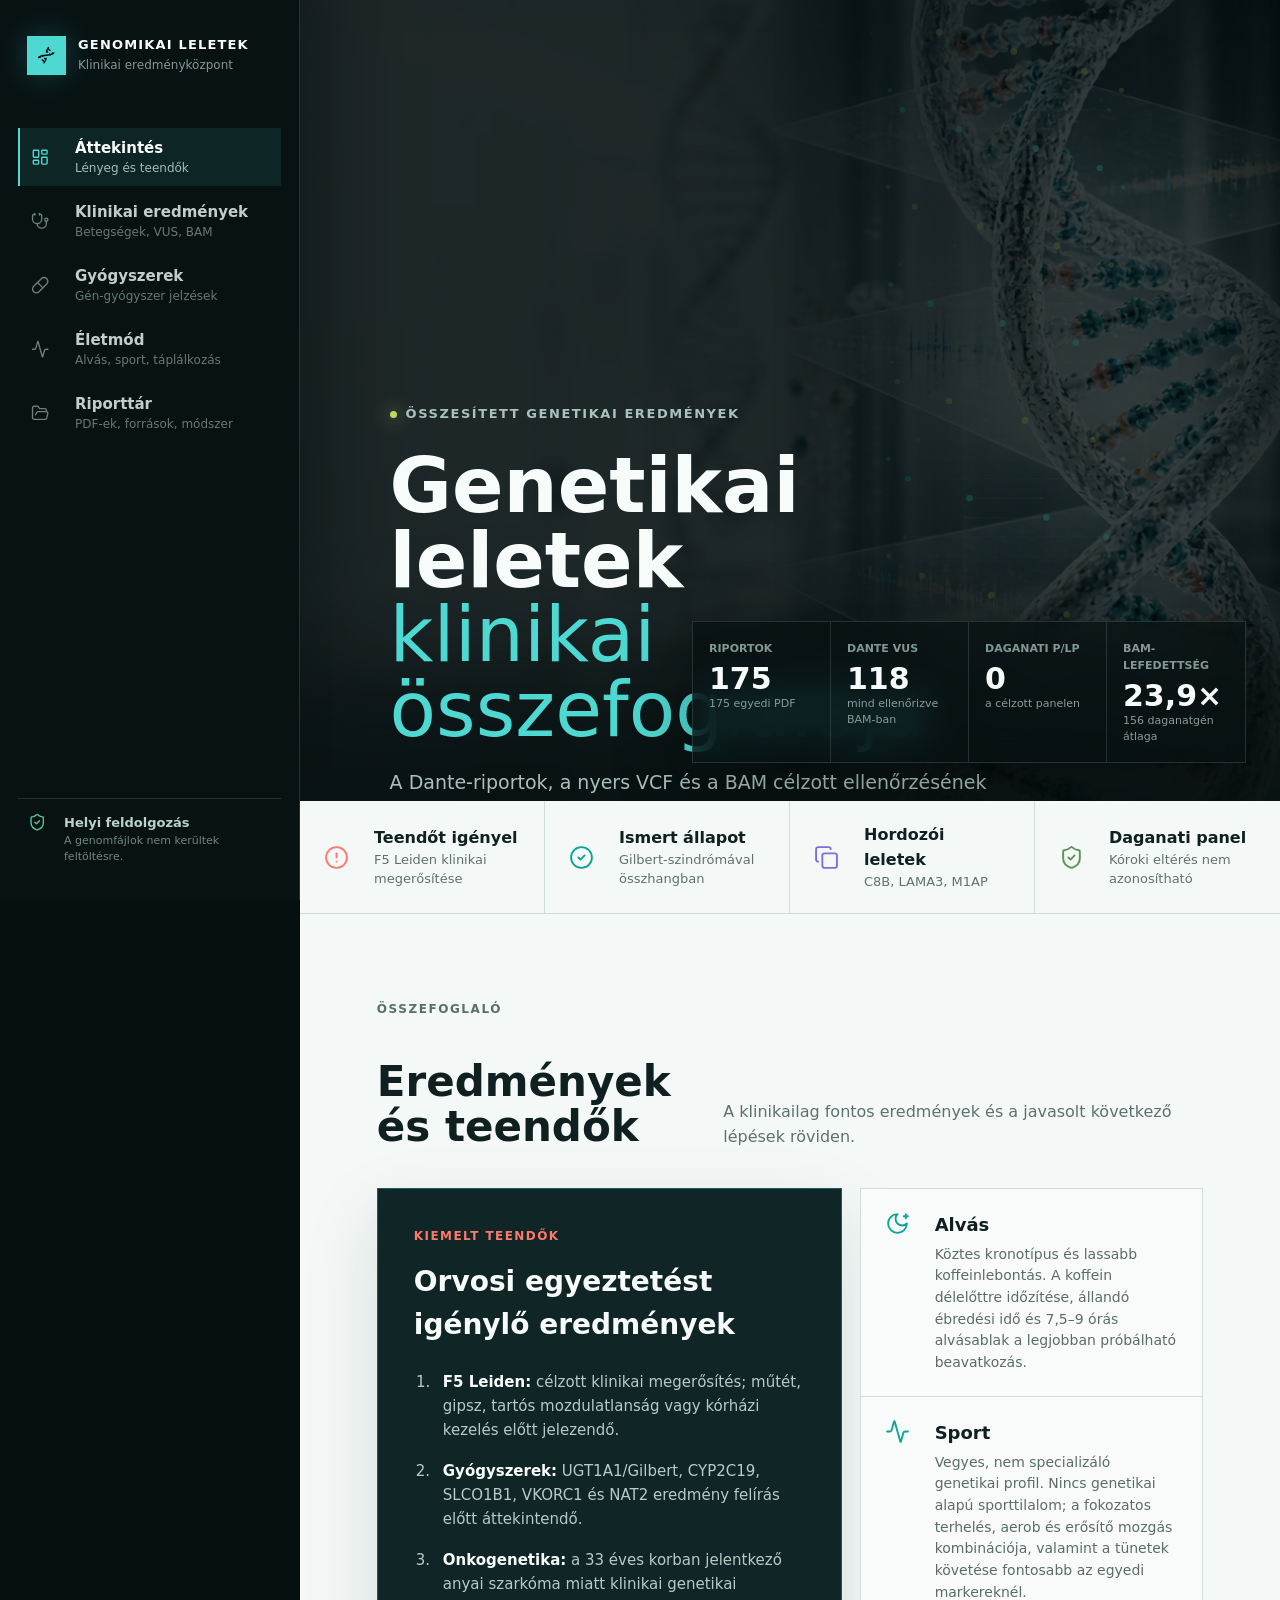
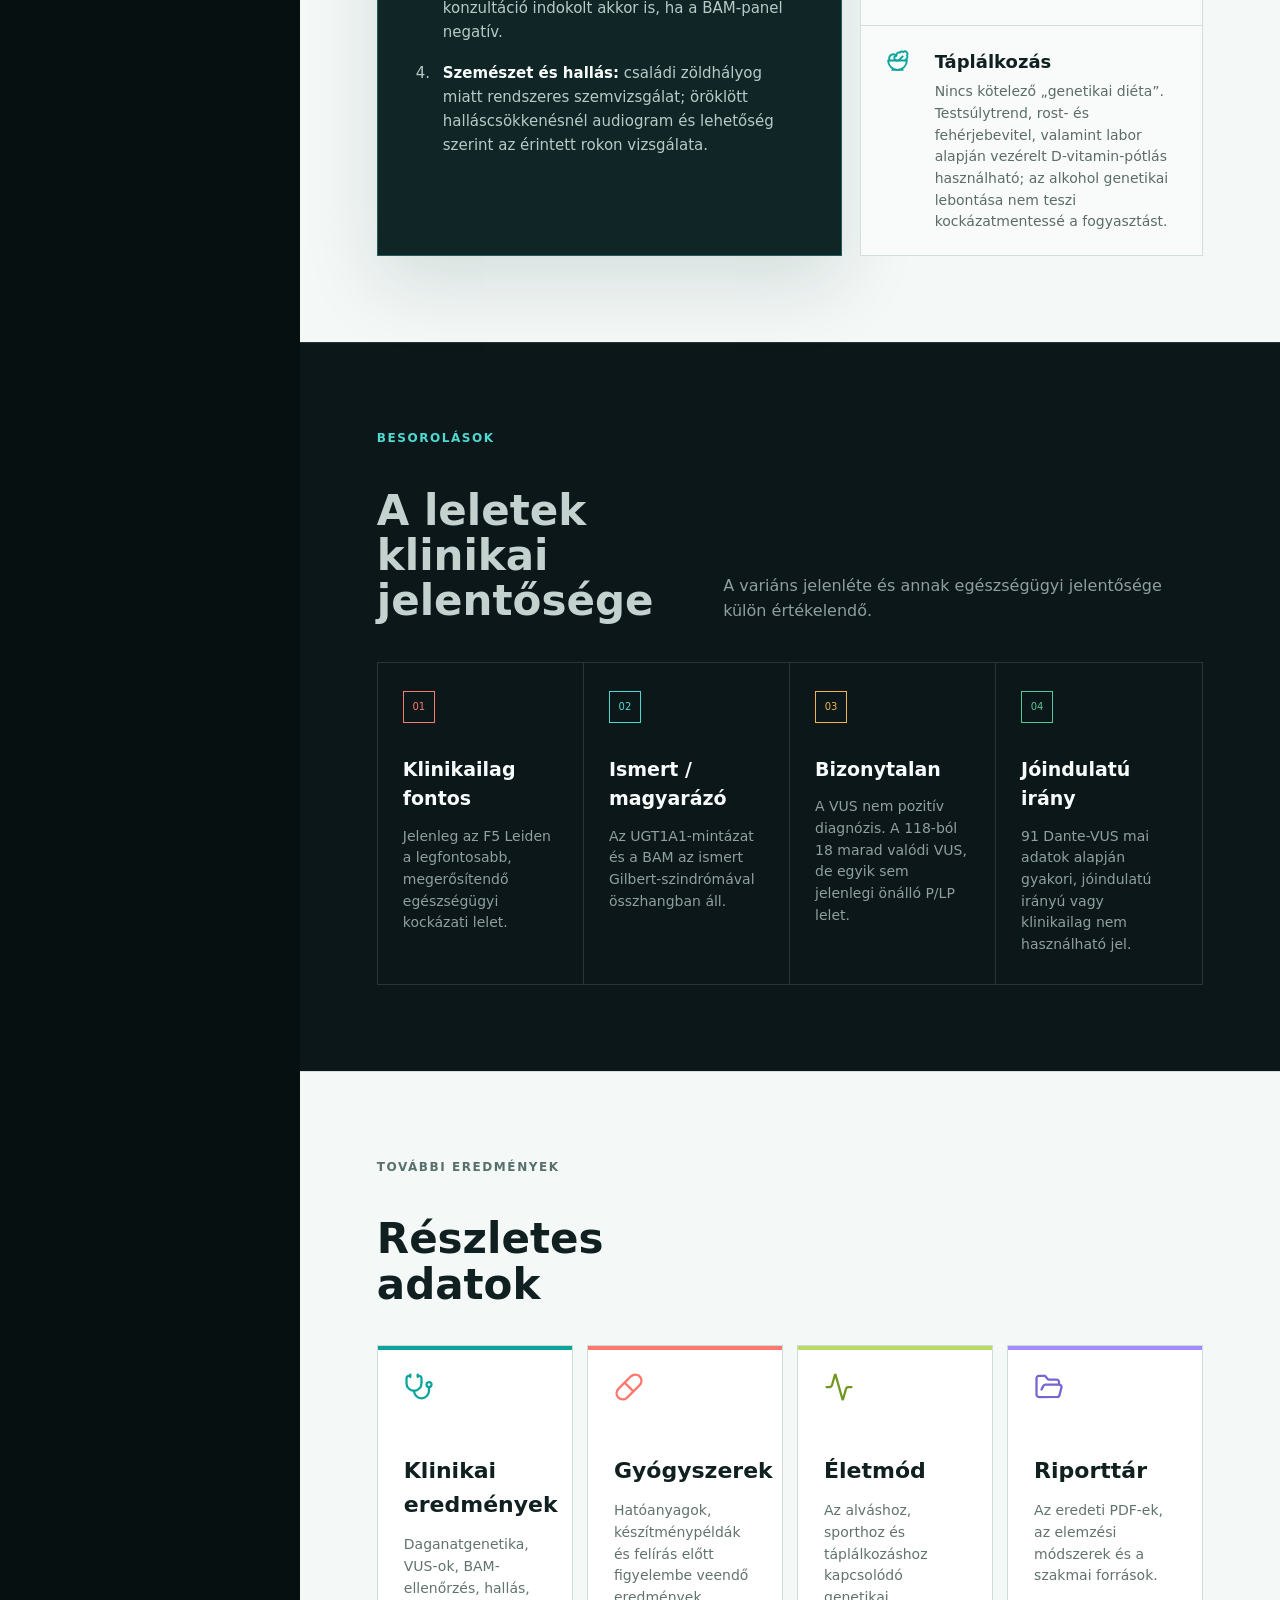
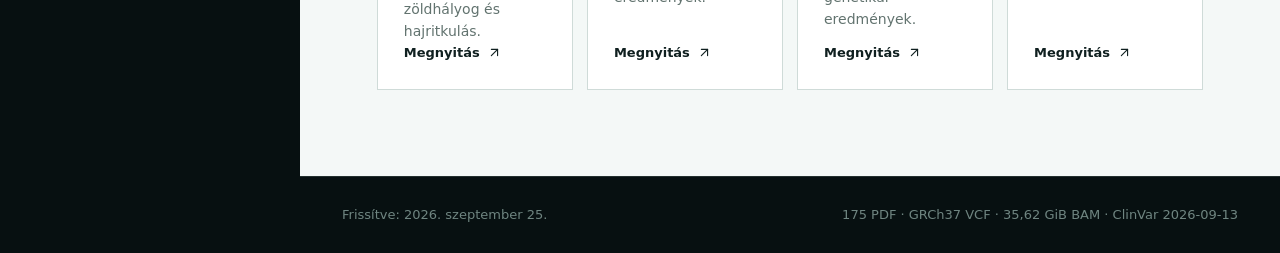
<file: index.html>
<!doctype html>
<html lang="hu">
<head>
  <meta charset="utf-8">
  <meta name="viewport" content="width=device-width, initial-scale=1">
  <meta name="description" content="A genetikai eredmények gyakorlati és klinikai áttekintése.">
  <title>Áttekintés | Genomikai leletek</title>
  <link rel="stylesheet" href="assets/styles.css">
</head>
<body data-page="overview">
  <aside class="sidebar" id="oldalsav">
    <a class="brand" href="index.html"><span class="brand-mark"><i data-lucide="dna"></i></span><span><strong>GENOMIKAI LELETEK</strong><small>Klinikai eredményközpont</small></span></a>
    <nav aria-label="Fő navigáció"><a class="nav-link active" href="index.html"><i data-lucide="layout-dashboard" aria-hidden="true"></i><span><strong>Áttekintés</strong><small>Lényeg és teendők</small></span></a><a class="nav-link" href="clinical.html"><i data-lucide="stethoscope" aria-hidden="true"></i><span><strong>Klinikai eredmények</strong><small>Betegségek, VUS, BAM</small></span></a><a class="nav-link" href="medications.html"><i data-lucide="pill" aria-hidden="true"></i><span><strong>Gyógyszerek</strong><small>Gén-gyógyszer jelzések</small></span></a><a class="nav-link" href="lifestyle.html"><i data-lucide="activity" aria-hidden="true"></i><span><strong>Életmód</strong><small>Alvás, sport, táplálkozás</small></span></a><a class="nav-link" href="reports.html"><i data-lucide="folder-open" aria-hidden="true"></i><span><strong>Riporttár</strong><small>PDF-ek, források, módszer</small></span></a></nav>
    <div class="local-note"><i data-lucide="shield-check"></i><span><strong>Helyi feldolgozás</strong><small>A genomfájlok nem kerültek feltöltésre.</small></span></div>
  </aside>
  <header class="mobile-bar"><a href="index.html"><i data-lucide="dna"></i><strong>GENOMIKAI LELETEK</strong></a><button type="button" data-nav-toggle aria-label="Navigáció megnyitása"><i data-lucide="menu"></i></button></header>
  <main>
    
<section class="hero">
  <img src="assets/genome-hero.webp" alt="" class="hero-image"><canvas data-genome-scene aria-hidden="true"></canvas><div class="hero-overlay"></div>
  <div class="hero-copy reveal"><span class="signal"><i></i> ÖSSZESÍTETT GENETIKAI EREDMÉNYEK</span><h1>Genetikai leletek<br><em>klinikai összefoglalója</em></h1><p>A Dante-riportok, a nyers VCF és a BAM célzott ellenőrzésének eredményei, a jelenlegi szakmai besorolások alapján.</p><div class="hero-links"><a class="btn primary" href="clinical.html"><i data-lucide="stethoscope"></i>Klinikai összefoglaló</a><a class="btn ghost" href="#rovid-riport"><i data-lucide="arrow-down"></i>Teendők</a></div></div>
  <div class="hero-dashboard">
    <div><span>Riportok</span><strong>175</strong><small>175 egyedi PDF</small></div>
    <div><span>Dante VUS</span><strong>118</strong><small>mind ellenőrizve BAM-ban</small></div>
    <div><span>Daganati P/LP</span><strong>0</strong><small>a célzott panelen</small></div>
    <div><span>BAM-lefedettség</span><strong>23,9×</strong><small>156 daganatgén átlaga</small></div>
  </div>
</section>

<section class="status-ribbon reveal" aria-label="Eredmények állapot szerint">
  <div class="status-block action"><i data-lucide="alert-circle"></i><span><strong>Teendőt igényel</strong><small>F5 Leiden klinikai megerősítése</small></span></div>
  <div class="status-block known"><i data-lucide="circle-check"></i><span><strong>Ismert állapot</strong><small>Gilbert-szindrómával összhangban</small></span></div>
  <div class="status-block carrier"><i data-lucide="copy"></i><span><strong>Hordozói leletek</strong><small>C8B, LAMA3, M1AP</small></span></div>
  <div class="status-block calm"><i data-lucide="shield-check"></i><span><strong>Daganati panel</strong><small>Kóroki eltérés nem azonosítható</small></span></div>
</section>

<section class="band" id="rovid-riport">
  <div class="section-title reveal"><span>ÖSSZEFOGLALÓ</span><h2>Eredmények és teendők</h2><p>A klinikailag fontos eredmények és a javasolt következő lépések röviden.</p></div>
  <div class="brief-grid">
    <article class="brief-lead reveal tilt"><span class="level high">KIEMELT TEENDŐK</span><h3>Orvosi egyeztetést igénylő eredmények</h3><ol><li><strong>F5 Leiden:</strong> célzott klinikai megerősítés; műtét, gipsz, tartós mozdulatlanság vagy kórházi kezelés előtt jelezendő.</li><li><strong>Gyógyszerek:</strong> UGT1A1/Gilbert, CYP2C19, SLCO1B1, VKORC1 és NAT2 eredmény felírás előtt áttekintendő.</li><li><strong>Onkogenetika:</strong> a 33 éves korban jelentkező anyai szarkóma miatt klinikai genetikai konzultáció indokolt akkor is, ha a BAM-panel negatív.</li><li><strong>Szemészet és hallás:</strong> családi zöldhályog miatt rendszeres szemvizsgálat; öröklött halláscsökkenésnél audiogram és lehetőség szerint az érintett rokon vizsgálata.</li></ol></article>
    <div class="brief-stack reveal">
      <article><i data-lucide="moon-star"></i><div><h3>Alvás</h3><p>Köztes kronotípus és lassabb koffeinlebontás. A koffein délelőttre időzítése, állandó ébredési idő és 7,5–9 órás alvásablak a legjobban próbálható beavatkozás.</p></div></article>
      <article><i data-lucide="activity"></i><div><h3>Sport</h3><p>Vegyes, nem specializáló genetikai profil. Nincs genetikai alapú sporttilalom; a fokozatos terhelés, aerob és erősítő mozgás kombinációja, valamint a tünetek követése fontosabb az egyedi markereknél.</p></div></article>
      <article><i data-lucide="salad"></i><div><h3>Táplálkozás</h3><p>Nincs kötelező „genetikai diéta”. Testsúlytrend, rost- és fehérjebevitel, valamint labor alapján vezérelt D-vitamin-pótlás használható; az alkohol genetikai lebontása nem teszi kockázatmentessé a fogyasztást.</p></div></article>
    </div>
  </div>
</section>

<section class="band band-dark">
  <div class="section-title reveal"><span>BESOROLÁSOK</span><h2>A leletek klinikai jelentősége</h2><p>A variáns jelenléte és annak egészségügyi jelentősége külön értékelendő.</p></div>
  <div class="meaning-scale reveal">
    <article class="danger"><span>01</span><h3>Klinikailag fontos</h3><p>Jelenleg az F5 Leiden a legfontosabb, megerősítendő egészségügyi kockázati lelet.</p></article>
    <article class="known"><span>02</span><h3>Ismert / magyarázó</h3><p>Az UGT1A1-mintázat és a BAM az ismert Gilbert-szindrómával összhangban áll.</p></article>
    <article class="uncertain"><span>03</span><h3>Bizonytalan</h3><p>A VUS nem pozitív diagnózis. A 118-ból 18 marad valódi VUS, de egyik sem jelenlegi önálló P/LP lelet.</p></article>
    <article class="benign"><span>04</span><h3>Jóindulatú irány</h3><p>91 Dante-VUS mai adatok alapján gyakori, jóindulatú irányú vagy klinikailag nem használható jel.</p></article>
  </div>
</section>

<section class="band">
  <div class="section-title reveal"><span>TOVÁBBI EREDMÉNYEK</span><h2>Részletes adatok</h2></div>
  <div class="portal-grid reveal">
    <a href="clinical.html" class="portal clinical tilt"><i data-lucide="stethoscope"></i><h3>Klinikai eredmények</h3><p>Daganatgenetika, VUS-ok, BAM-ellenőrzés, hallás, zöldhályog és hajritkulás.</p><b>Megnyitás <i data-lucide="arrow-up-right"></i></b></a>
    <a href="medications.html" class="portal meds tilt"><i data-lucide="pill"></i><h3>Gyógyszerek</h3><p>Hatóanyagok, készítménypéldák és felírás előtt figyelembe veendő eredmények.</p><b>Megnyitás <i data-lucide="arrow-up-right"></i></b></a>
    <a href="lifestyle.html" class="portal life tilt"><i data-lucide="activity"></i><h3>Életmód</h3><p>Az alváshoz, sporthoz és táplálkozáshoz kapcsolódó genetikai eredmények.</p><b>Megnyitás <i data-lucide="arrow-up-right"></i></b></a>
    <a href="reports.html" class="portal reports tilt"><i data-lucide="folder-open"></i><h3>Riporttár</h3><p>Az eredeti PDF-ek, az elemzési módszerek és a szakmai források.</p><b>Megnyitás <i data-lucide="arrow-up-right"></i></b></a>
  </div>
</section>
    <footer><span>Frissítve: 2026. szeptember 25.</span><span>175 PDF · GRCh37 VCF · 35,62 GiB BAM · ClinVar 2026-09-13</span></footer>
  </main>
  <script src="assets/data.js"></script>
  <script src="assets/lucide.min.js"></script>
  <script src="assets/app.js"></script>
</body>
</html>
</file>
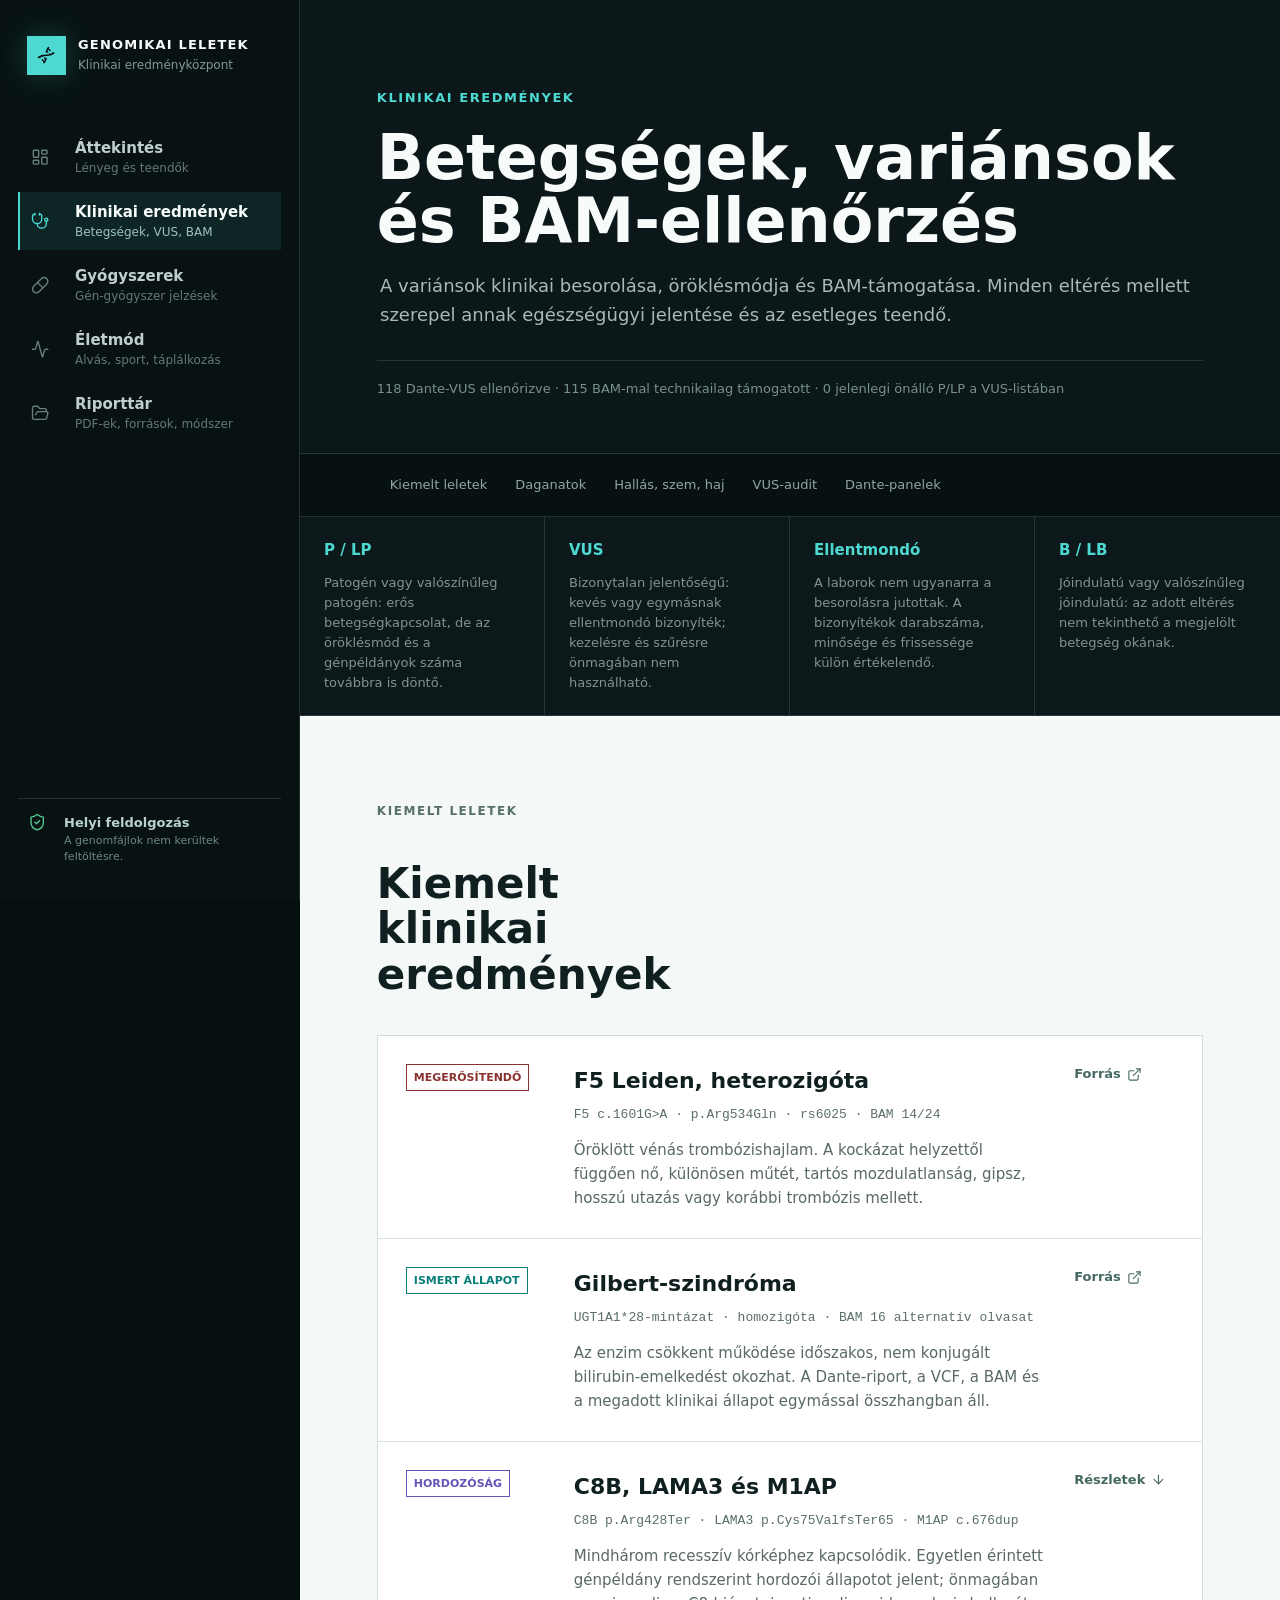
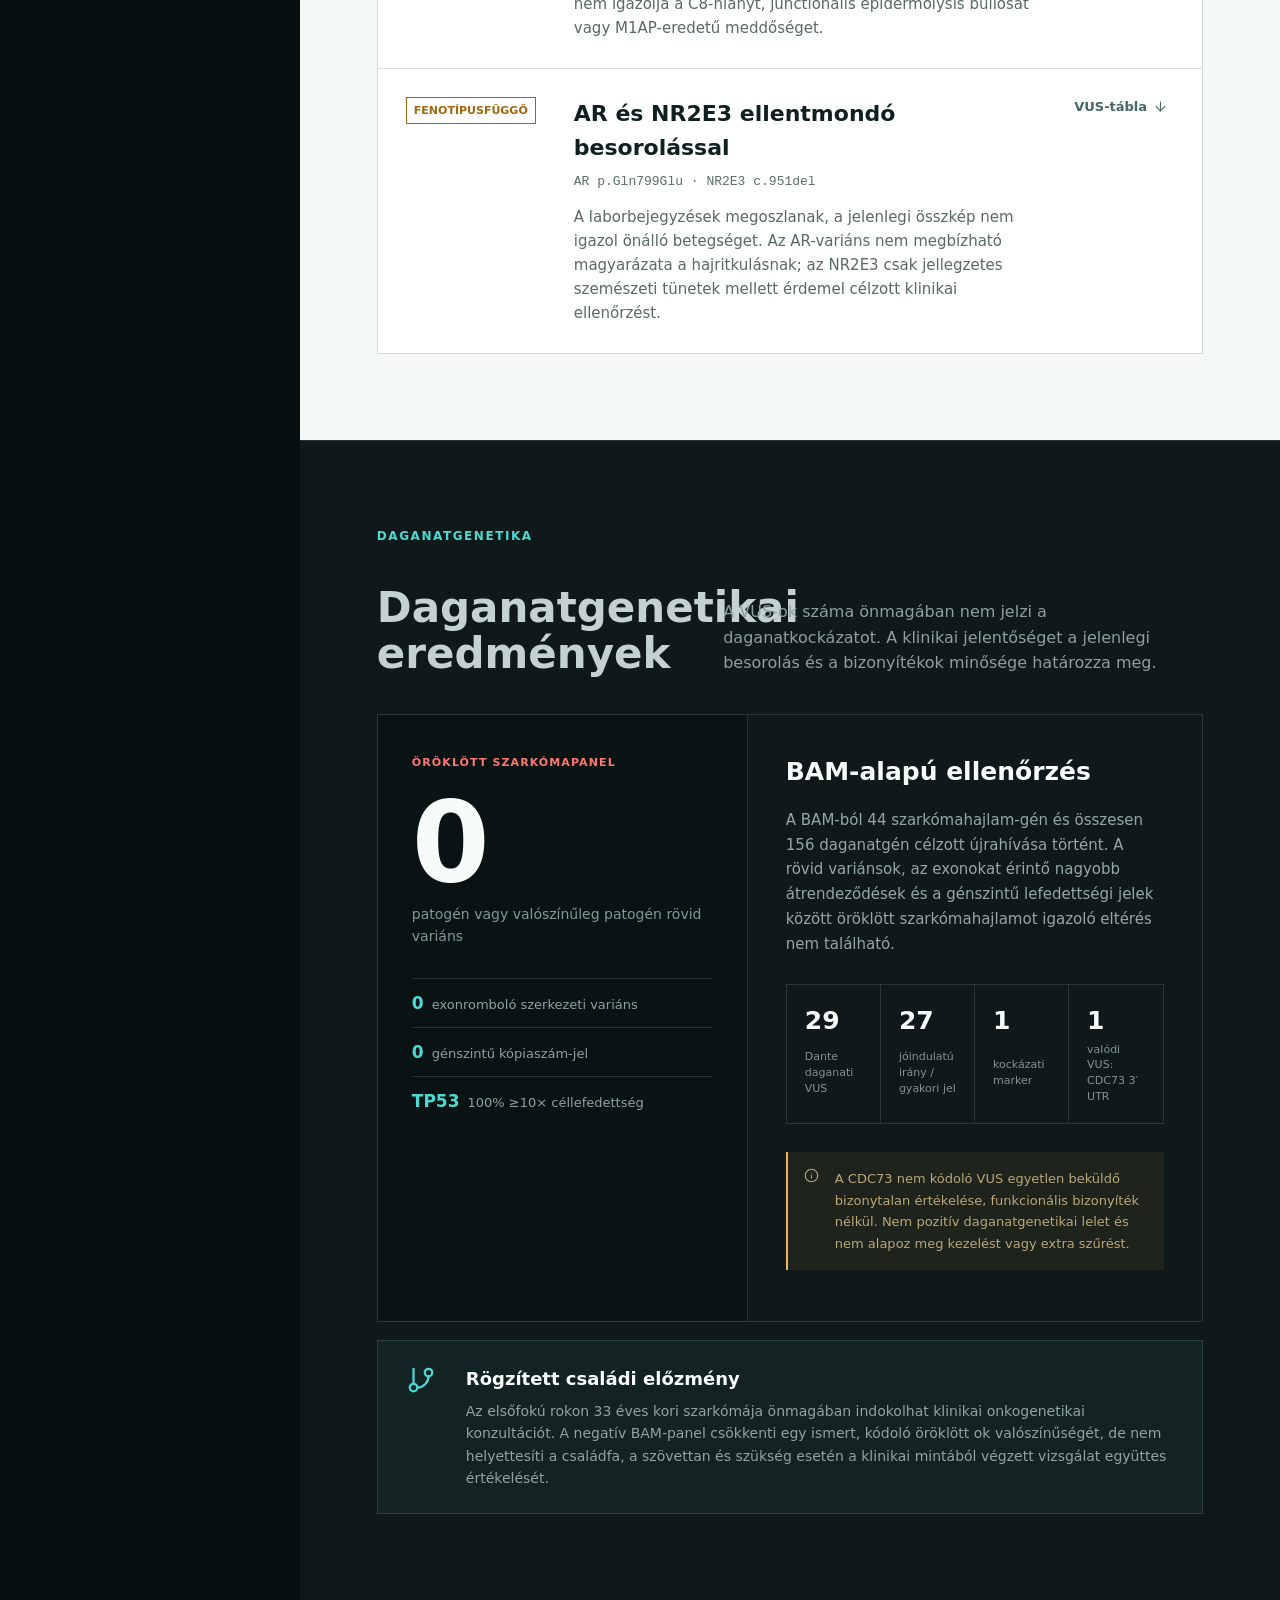
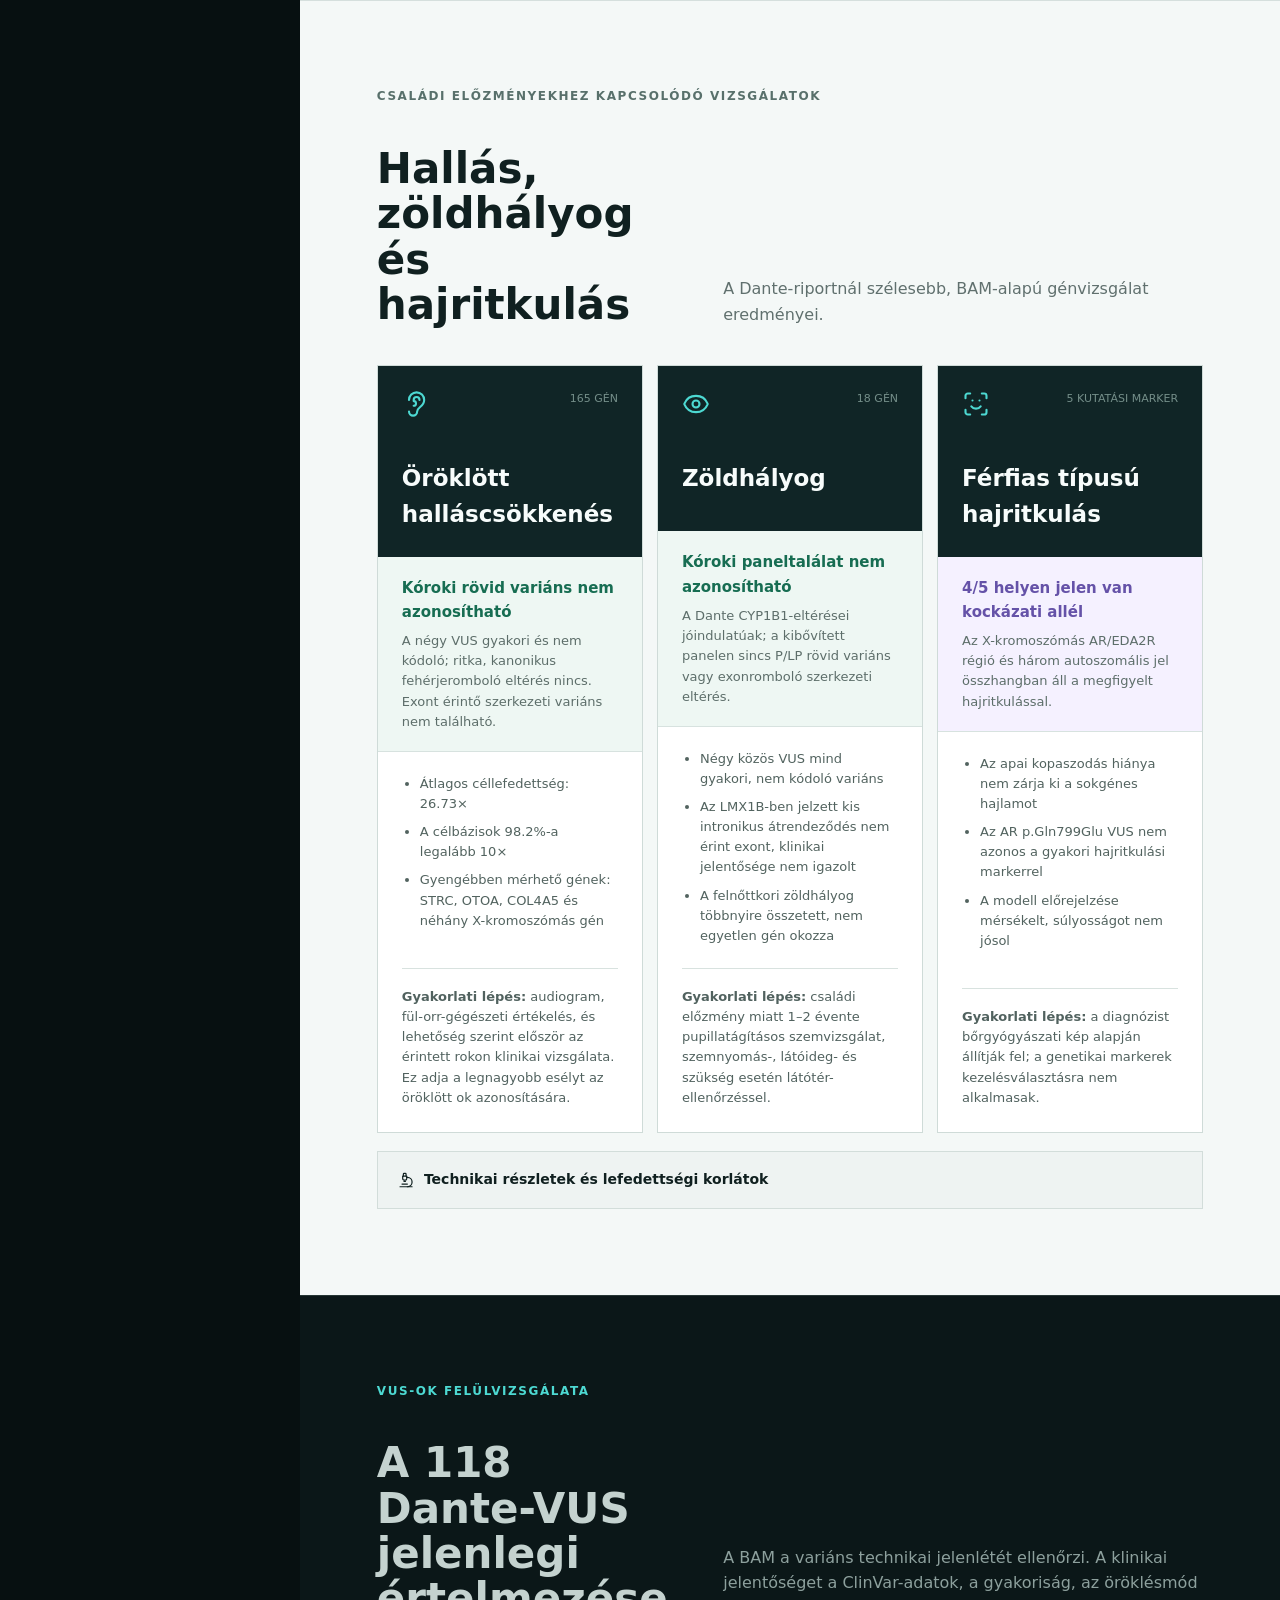
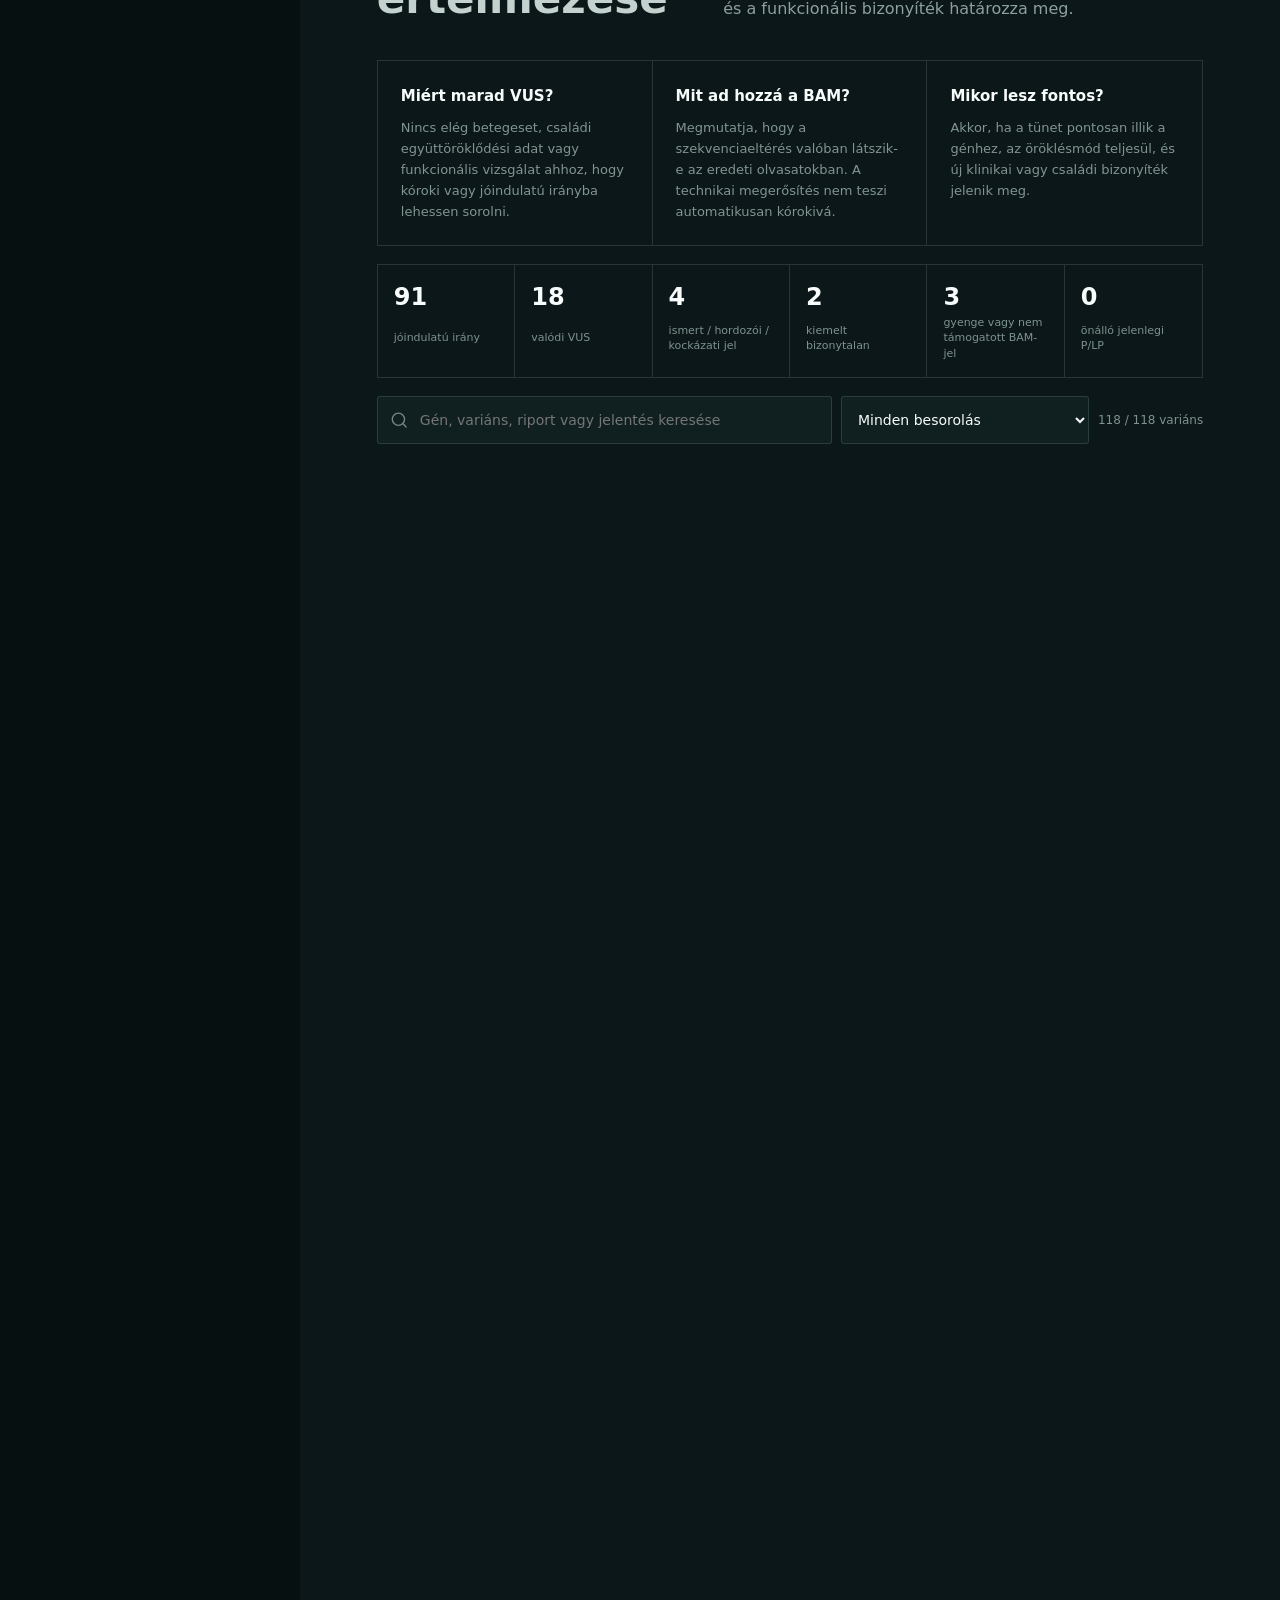
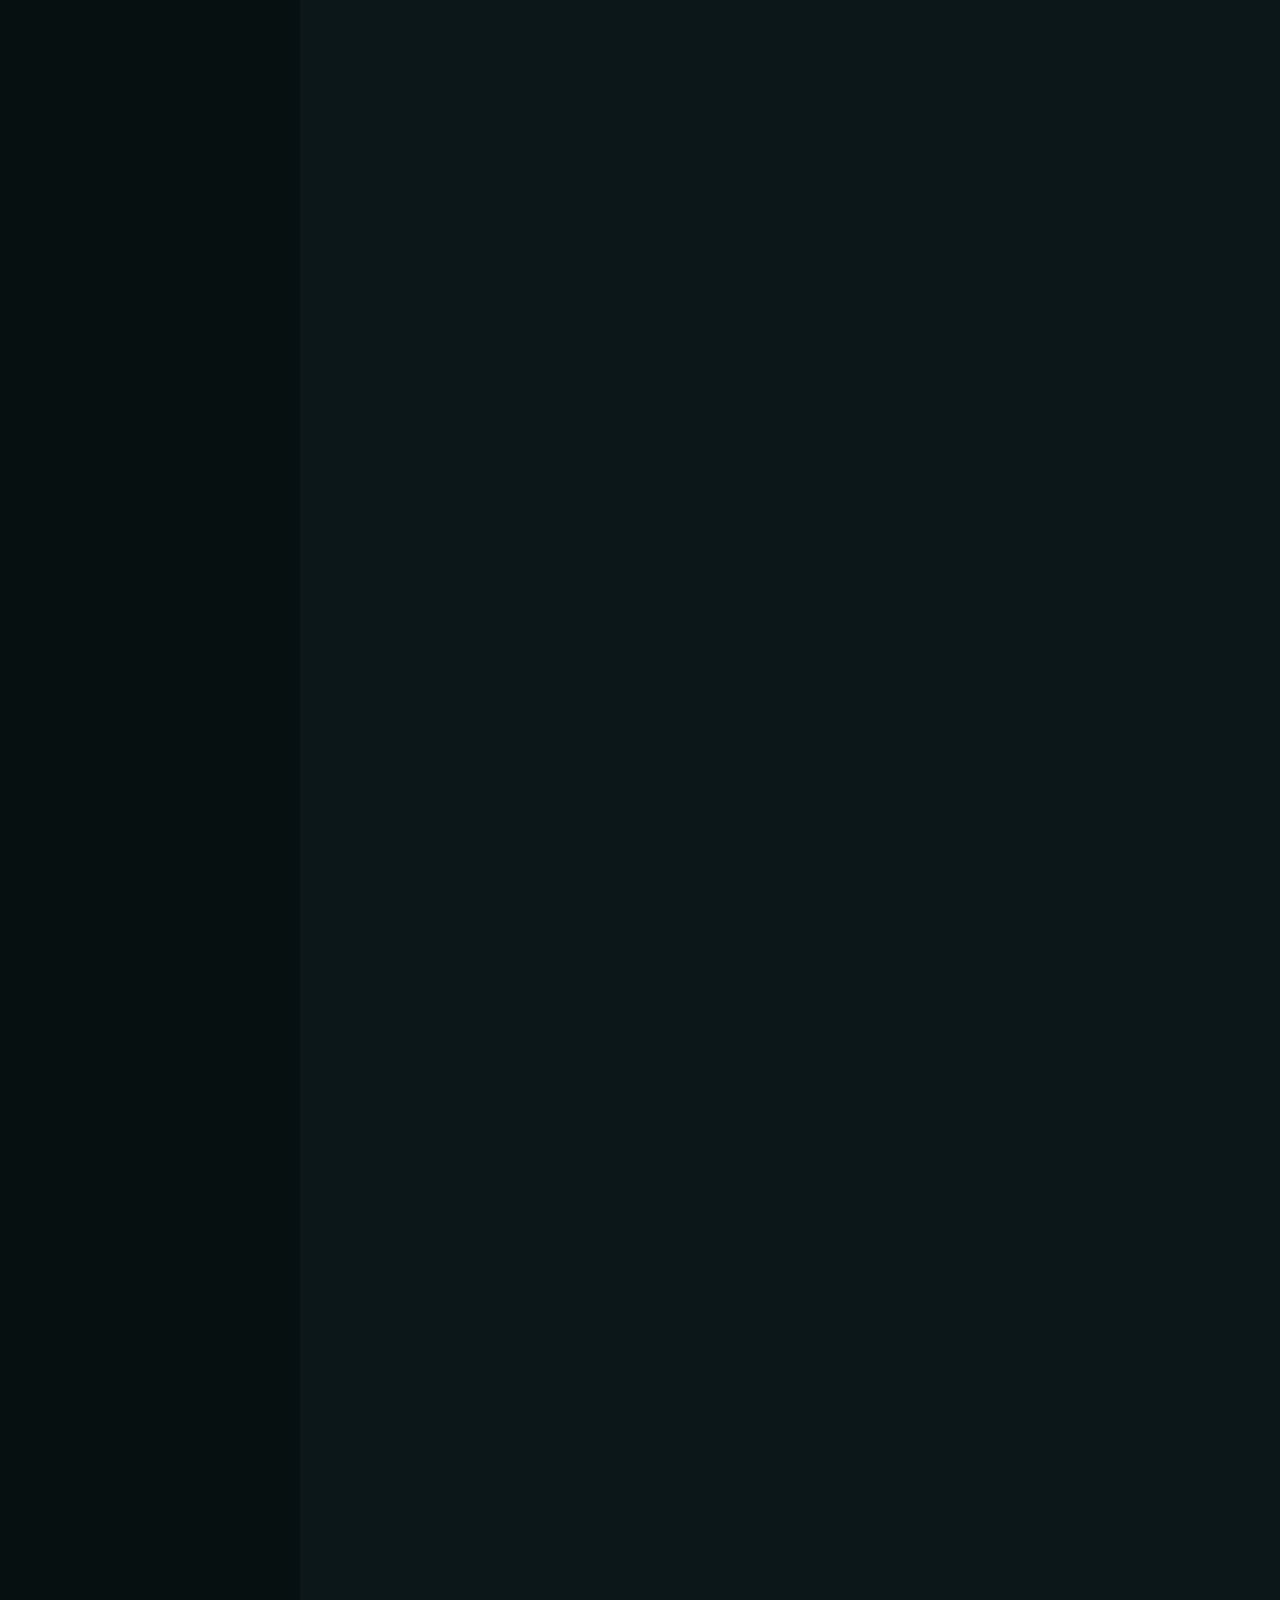
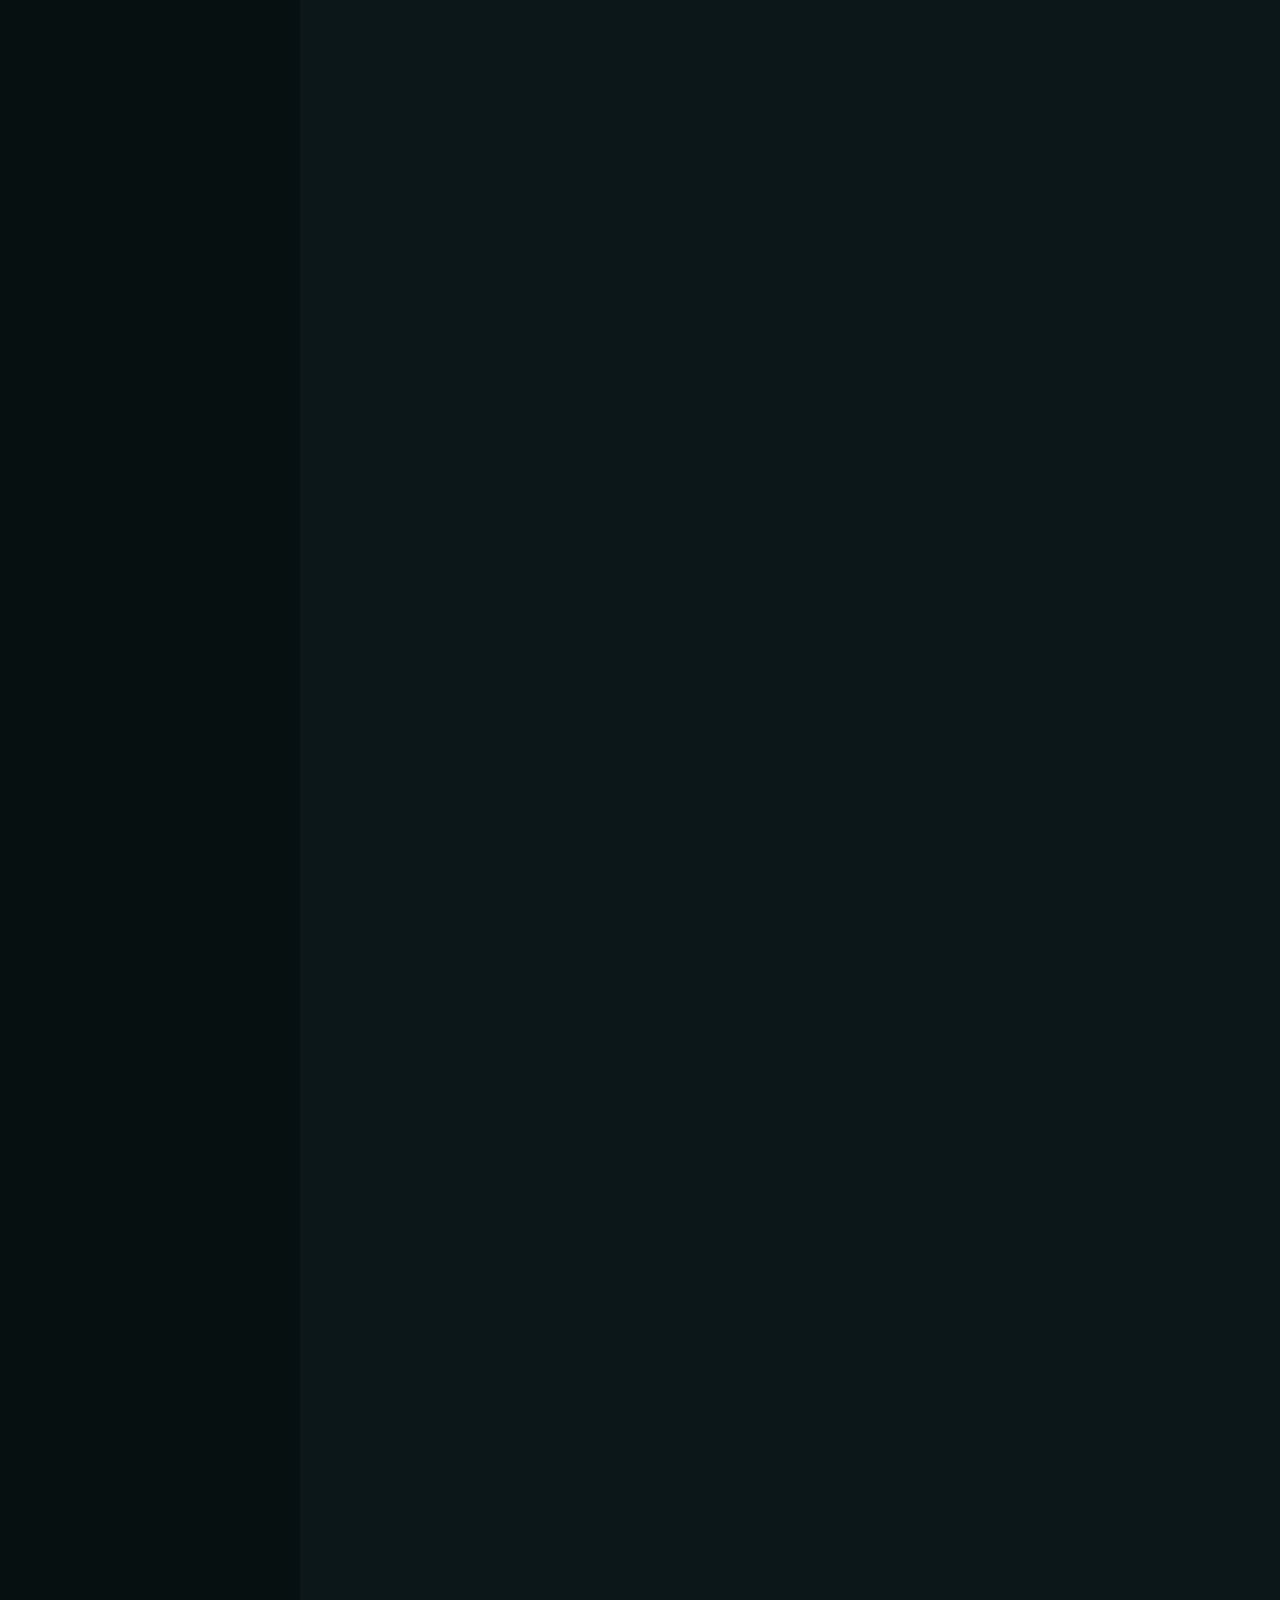
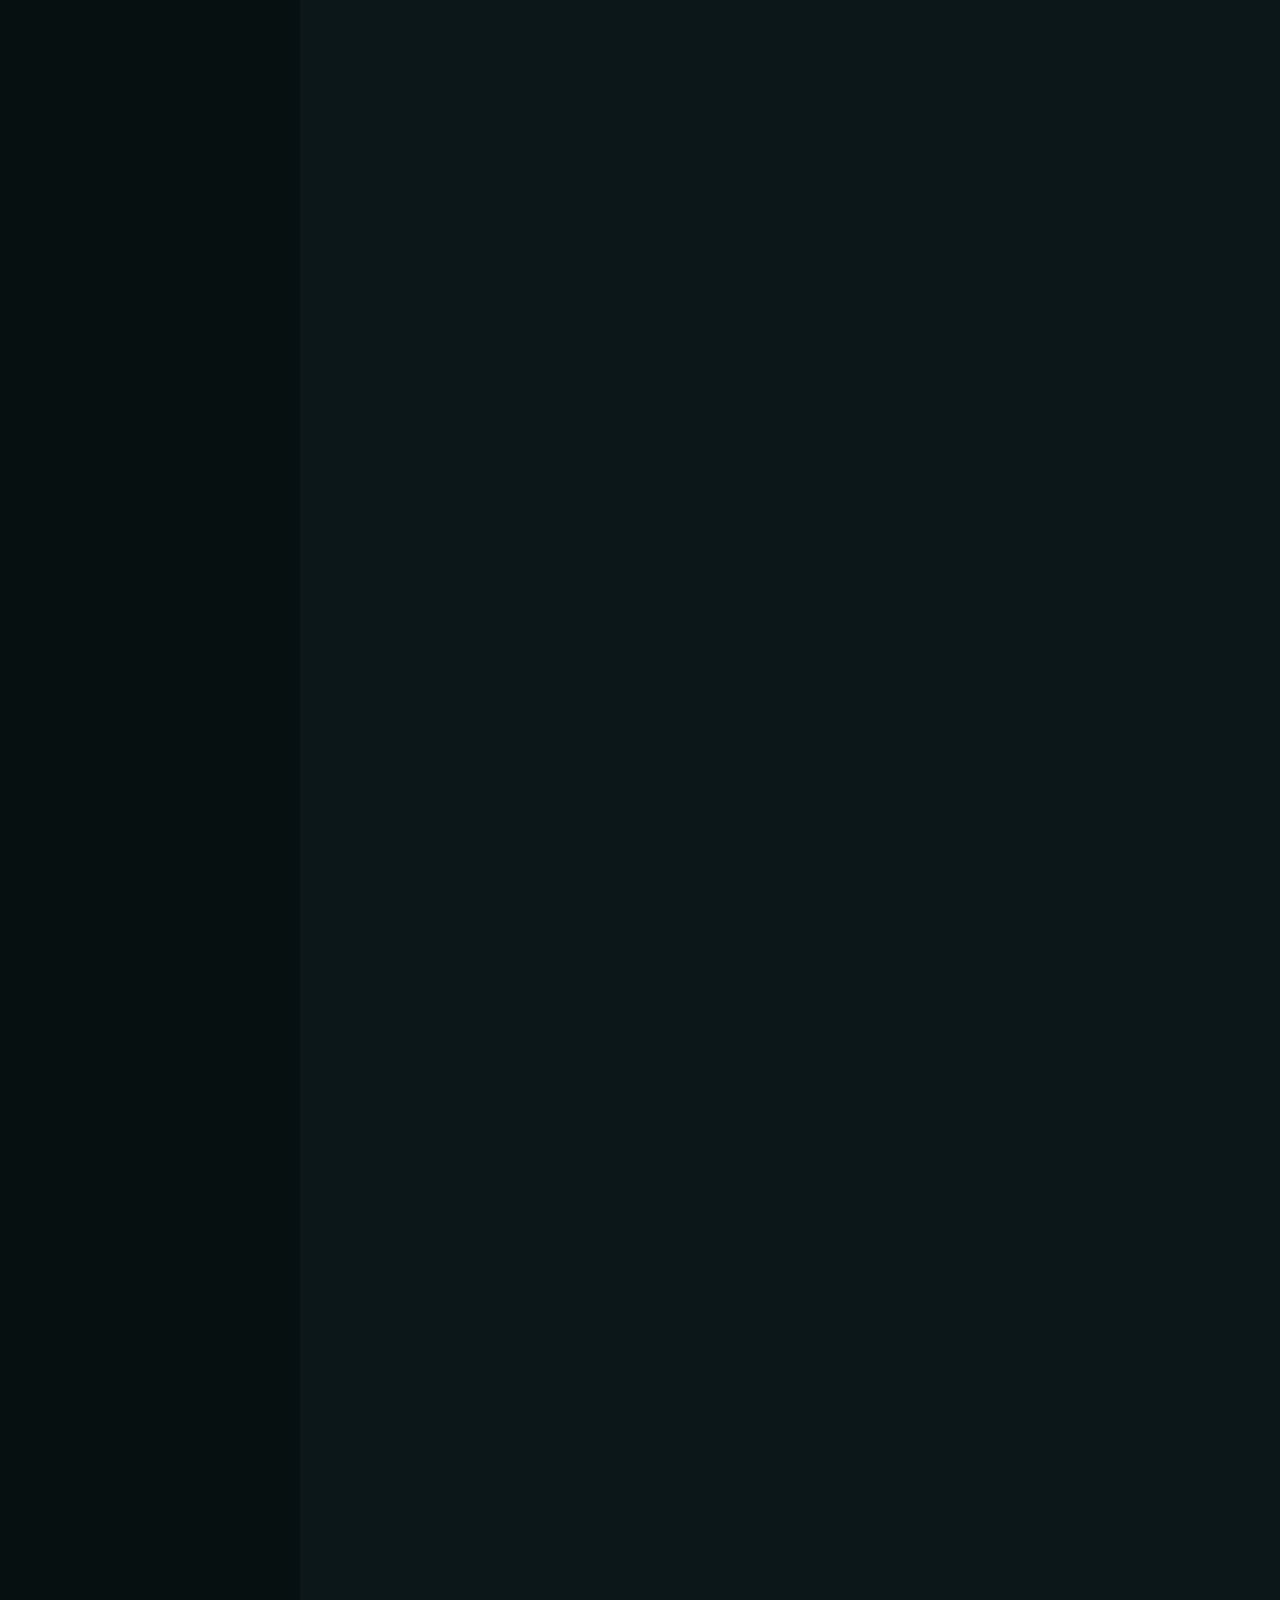
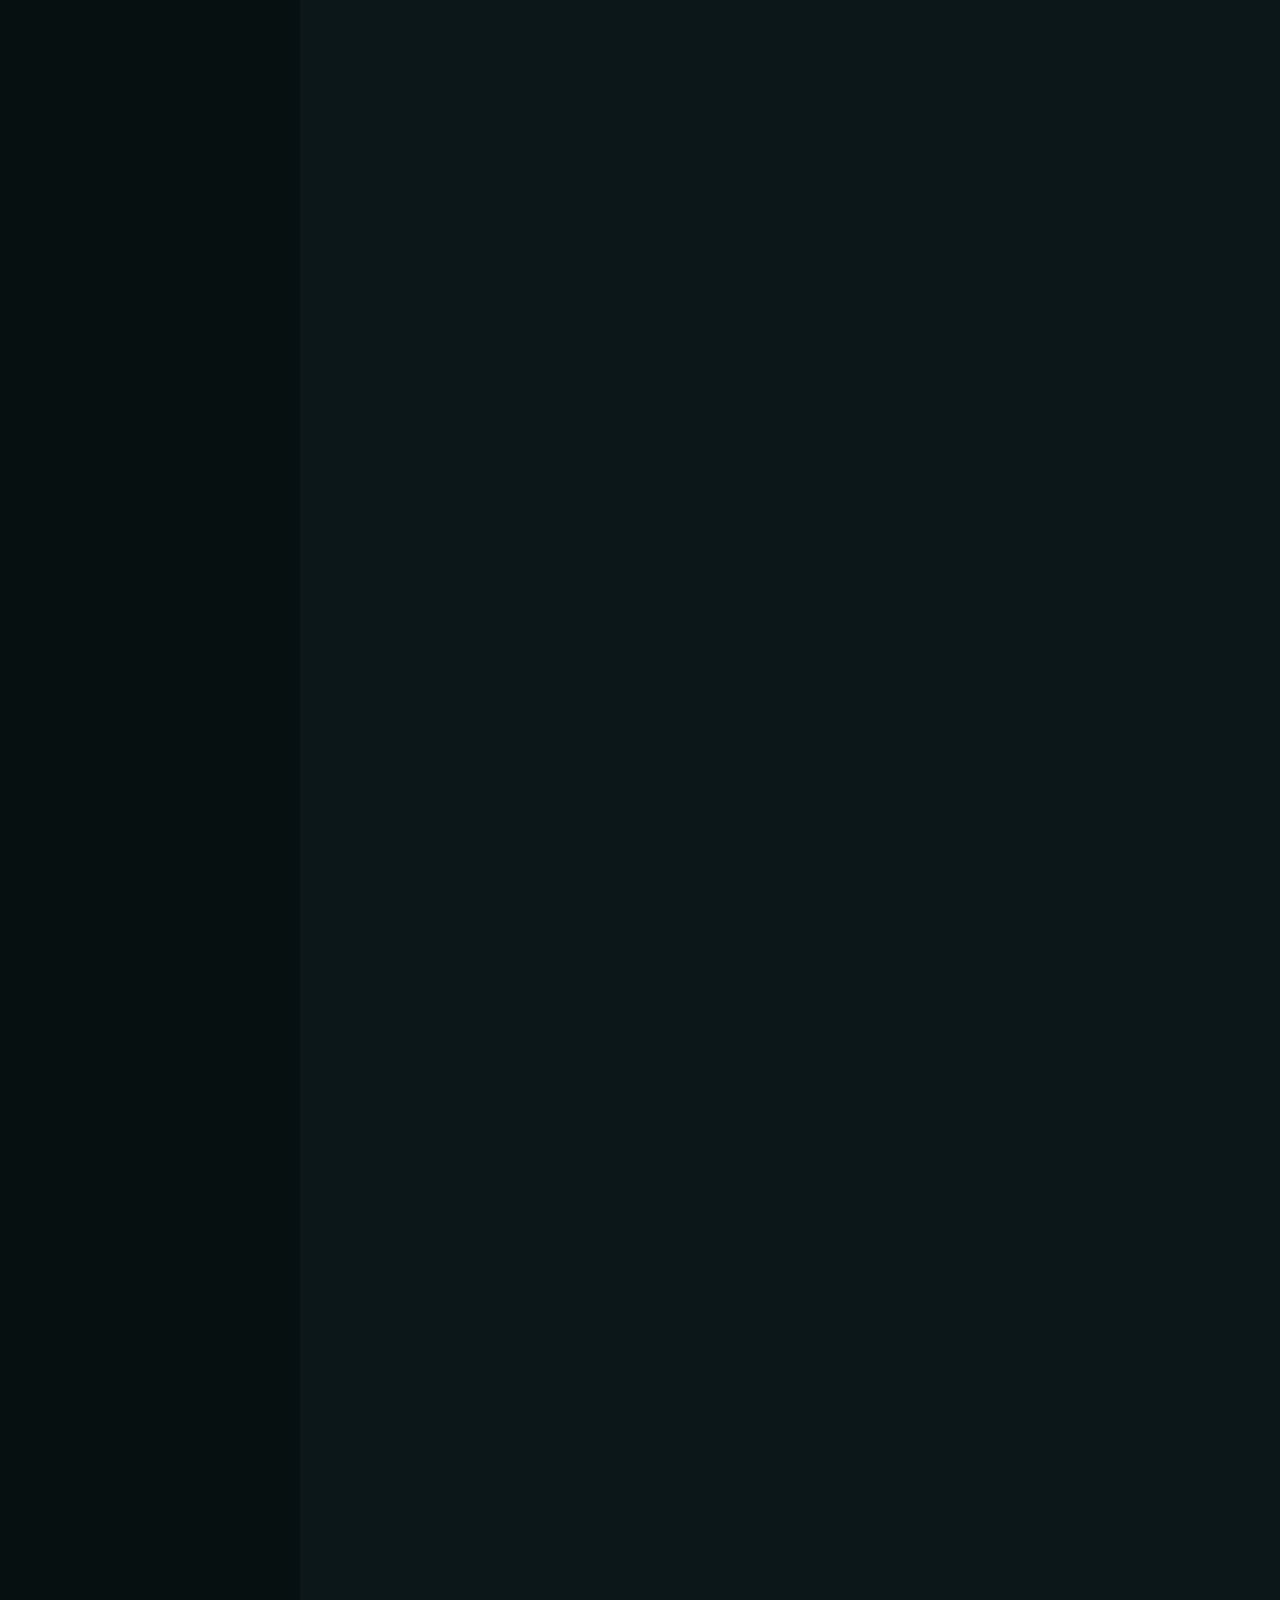
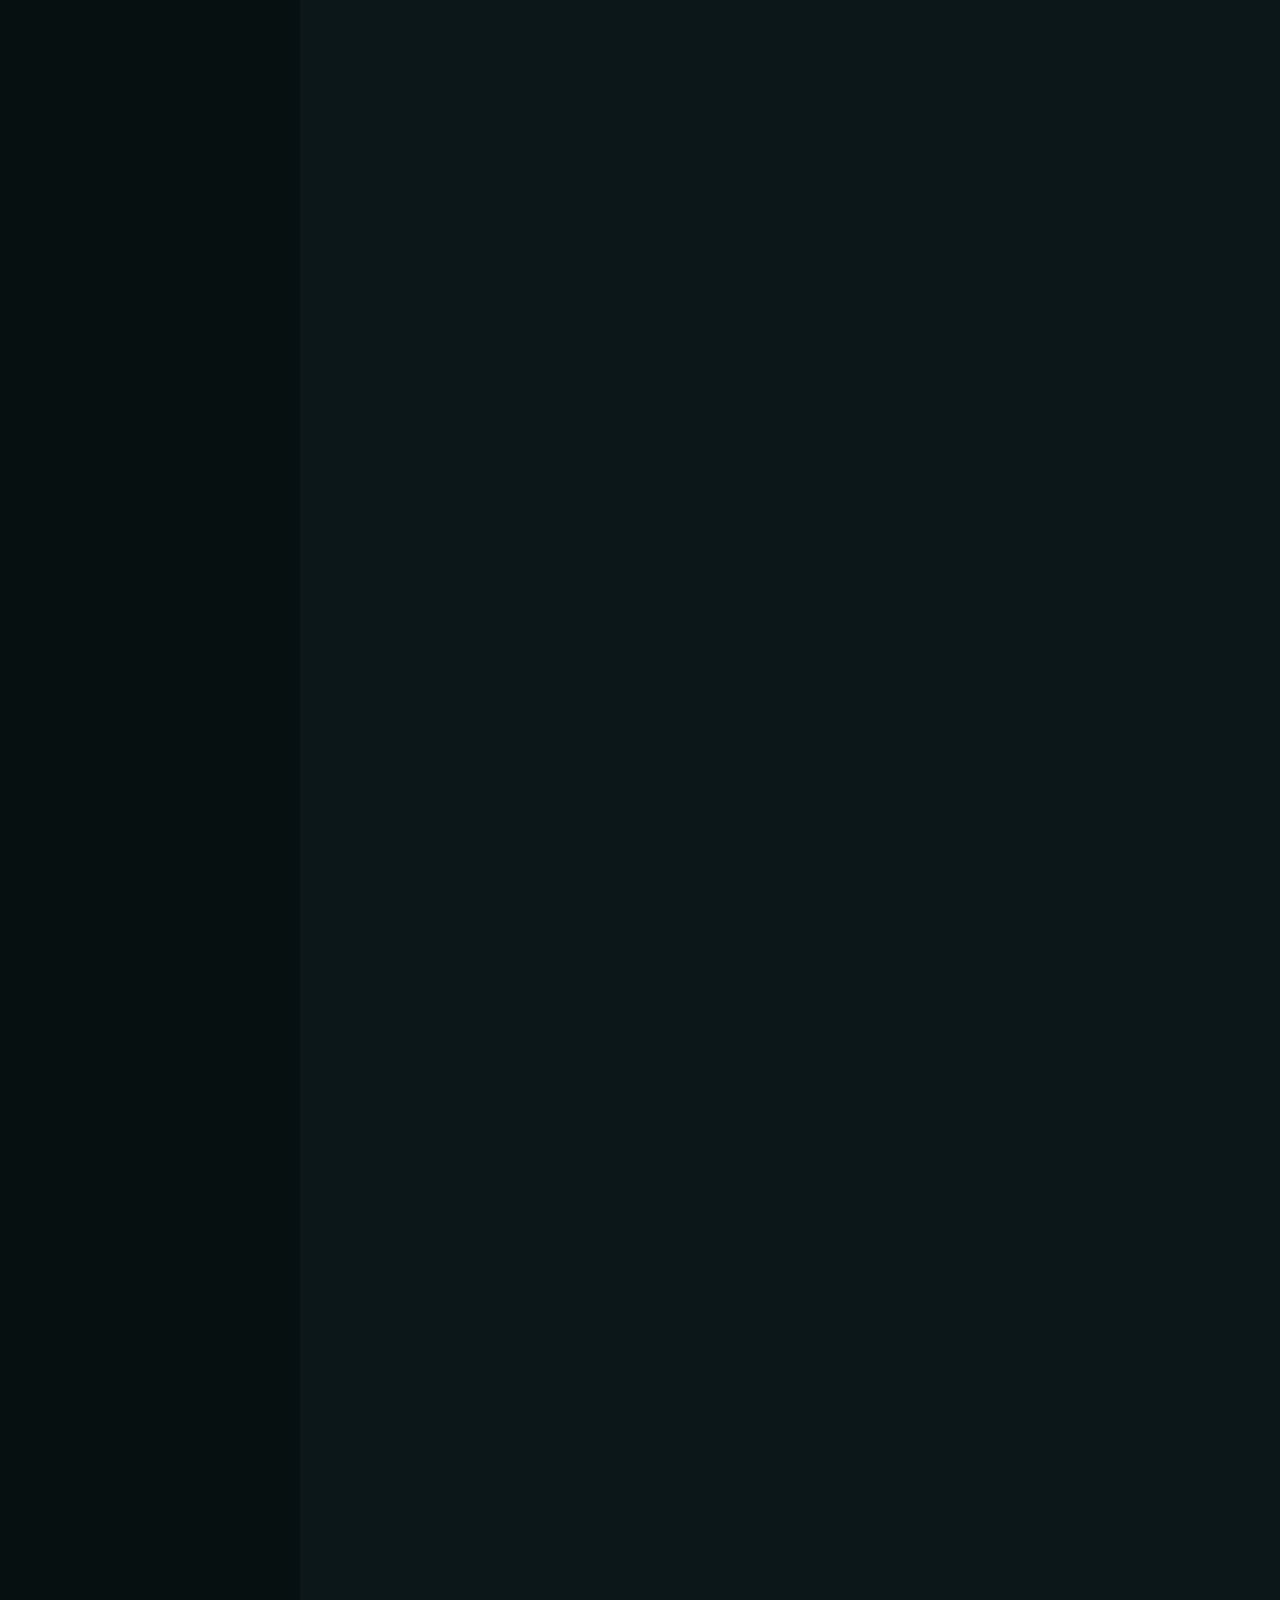
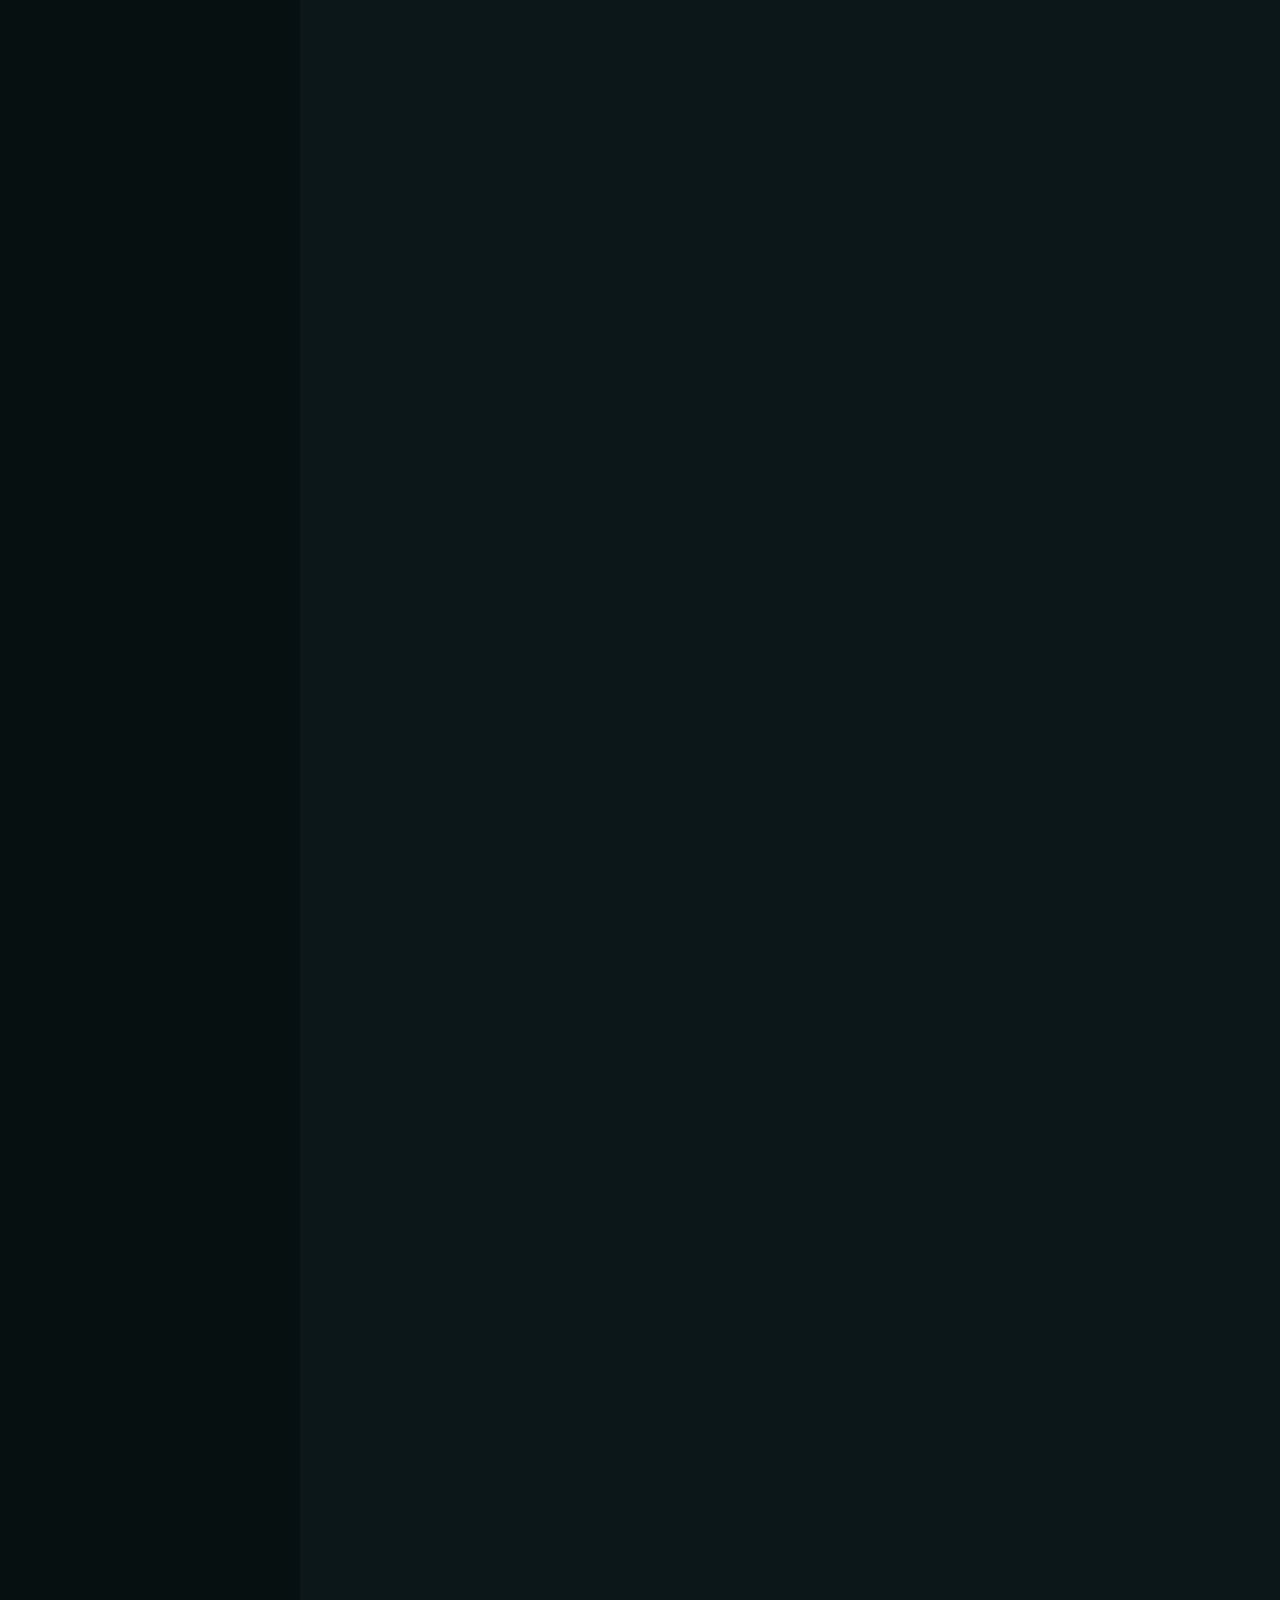
<file: clinical.html>
<!doctype html>
<html lang="hu">
<head>
  <meta charset="utf-8">
  <meta name="viewport" content="width=device-width, initial-scale=1">
  <meta name="description" content="Klinikai panelek, VUS- és BAM-elemzés magyarul.">
  <title>Klinikai eredmények | Genomikai leletek</title>
  <link rel="stylesheet" href="assets/styles.css">
</head>
<body data-page="clinical">
  <aside class="sidebar" id="oldalsav">
    <a class="brand" href="index.html"><span class="brand-mark"><i data-lucide="dna"></i></span><span><strong>GENOMIKAI LELETEK</strong><small>Klinikai eredményközpont</small></span></a>
    <nav aria-label="Fő navigáció"><a class="nav-link" href="index.html"><i data-lucide="layout-dashboard" aria-hidden="true"></i><span><strong>Áttekintés</strong><small>Lényeg és teendők</small></span></a><a class="nav-link active" href="clinical.html"><i data-lucide="stethoscope" aria-hidden="true"></i><span><strong>Klinikai eredmények</strong><small>Betegségek, VUS, BAM</small></span></a><a class="nav-link" href="medications.html"><i data-lucide="pill" aria-hidden="true"></i><span><strong>Gyógyszerek</strong><small>Gén-gyógyszer jelzések</small></span></a><a class="nav-link" href="lifestyle.html"><i data-lucide="activity" aria-hidden="true"></i><span><strong>Életmód</strong><small>Alvás, sport, táplálkozás</small></span></a><a class="nav-link" href="reports.html"><i data-lucide="folder-open" aria-hidden="true"></i><span><strong>Riporttár</strong><small>PDF-ek, források, módszer</small></span></a></nav>
    <div class="local-note"><i data-lucide="shield-check"></i><span><strong>Helyi feldolgozás</strong><small>A genomfájlok nem kerültek feltöltésre.</small></span></div>
  </aside>
  <header class="mobile-bar"><a href="index.html"><i data-lucide="dna"></i><strong>GENOMIKAI LELETEK</strong></a><button type="button" data-nav-toggle aria-label="Navigáció megnyitása"><i data-lucide="menu"></i></button></header>
  <main>
    
<header class="page-head reveal">
  <span class="eyebrow">KLINIKAI EREDMÉNYEK</span><h1>Betegségek, variánsok és BAM-ellenőrzés</h1><p>A variánsok klinikai besorolása, öröklésmódja és BAM-támogatása. Minden eltérés mellett szerepel annak egészségügyi jelentése és az esetleges teendő.</p>
  <div class="head-facts">118 Dante-VUS ellenőrizve · 115 BAM-mal technikailag támogatott · 0 jelenlegi önálló P/LP a VUS-listában</div>
</header>
<nav class="section-nav reveal" aria-label="Oldalon belüli navigáció"><a href="#kiemelt">Kiemelt leletek</a><a href="#daganatok">Daganatok</a><a href="#csaladi">Hallás, szem, haj</a><a href="#vus">VUS-audit</a><a href="#panelek">Dante-panelek</a></nav>

<section class="classification-key reveal" aria-label="Variánsbesorolások magyarázata">
  <div><strong>P / LP</strong><span>Patogén vagy valószínűleg patogén: erős betegségkapcsolat, de az öröklésmód és a génpéldányok száma továbbra is döntő.</span></div>
  <div><strong>VUS</strong><span>Bizonytalan jelentőségű: kevés vagy egymásnak ellentmondó bizonyíték; kezelésre és szűrésre önmagában nem használható.</span></div>
  <div><strong>Ellentmondó</strong><span>A laborok nem ugyanarra a besorolásra jutottak. A bizonyítékok darabszáma, minősége és frissessége külön értékelendő.</span></div>
  <div><strong>B / LB</strong><span>Jóindulatú vagy valószínűleg jóindulatú: az adott eltérés nem tekinthető a megjelölt betegség okának.</span></div>
</section>

<section class="band" id="kiemelt">
  <div class="section-title reveal"><span>KIEMELT LELETEK</span><h2>Kiemelt klinikai eredmények</h2></div>
  <div class="finding-ledger reveal">
    <article class="finding-row high"><span class="finding-state">MEGERŐSÍTENDŐ</span><div><h3>F5 Leiden, heterozigóta</h3><code>F5 c.1601G&gt;A · p.Arg534Gln · rs6025 · BAM 14/24</code><p>Öröklött vénás trombózishajlam. A kockázat helyzettől függően nő, különösen műtét, tartós mozdulatlanság, gipsz, hosszú utazás vagy korábbi trombózis mellett.</p></div><a href="https://www.ncbi.nlm.nih.gov/books/NBK1368/" target="_blank">Forrás <i data-lucide="external-link"></i></a></article>
    <article class="finding-row known"><span class="finding-state">ISMERT ÁLLAPOT</span><div><h3>Gilbert-szindróma</h3><code>UGT1A1*28-mintázat · homozigóta · BAM 16 alternatív olvasat</code><p>Az enzim csökkent működése időszakos, nem konjugált bilirubin-emelkedést okozhat. A Dante-riport, a VCF, a BAM és a megadott klinikai állapot egymással összhangban áll.</p></div><a href="https://www.ncbi.nlm.nih.gov/books/NBK470200/" target="_blank">Forrás <i data-lucide="external-link"></i></a></article>
    <article class="finding-row carrier"><span class="finding-state">HORDOZÓSÁG</span><div><h3>C8B, LAMA3 és M1AP</h3><code>C8B p.Arg428Ter · LAMA3 p.Cys75ValfsTer65 · M1AP c.676dup</code><p>Mindhárom recesszív kórképhez kapcsolódik. Egyetlen érintett génpéldány rendszerint hordozói állapotot jelent; önmagában nem igazolja a C8-hiányt, junctionalis epidermolysis bullosát vagy M1AP-eredetű meddőséget.</p></div><a href="#vus">Részletek <i data-lucide="arrow-down"></i></a></article>
    <article class="finding-row uncertain"><span class="finding-state">FENOTÍPUSFÜGGŐ</span><div><h3>AR és NR2E3 ellentmondó besorolással</h3><code>AR p.Gln799Glu · NR2E3 c.951del</code><p>A laborbejegyzések megoszlanak, a jelenlegi összkép nem igazol önálló betegséget. Az AR-variáns nem megbízható magyarázata a hajritkulásnak; az NR2E3 csak jellegzetes szemészeti tünetek mellett érdemel célzott klinikai ellenőrzést.</p></div><a href="#vus">VUS-tábla <i data-lucide="arrow-down"></i></a></article>
  </div>
</section>

<section class="band band-cancer" id="daganatok">
  <div class="section-title reveal"><span>DAGANATGENETIKA</span><h2>Daganatgenetikai eredmények</h2><p>A VUS-ok száma önmagában nem jelzi a daganatkockázatot. A klinikai jelentőséget a jelenlegi besorolás és a bizonyítékok minősége határozza meg.</p></div>
  <div class="cancer-dashboard reveal">
    <div class="cancer-score"><span>ÖRÖKLÖTT SZARKÓMAPANEL</span><strong>0</strong><p>patogén vagy valószínűleg patogén rövid variáns</p><div><b>0</b> exonromboló szerkezeti variáns</div><div><b>0</b> génszintű kópiaszám-jel</div><div><b>TP53</b> 100% ≥10× céllefedettség</div></div>
    <div class="cancer-copy"><h3>BAM-alapú ellenőrzés</h3><p>A BAM-ból 44 szarkómahajlam-gén és összesen 156 daganatgén célzott újrahívása történt. A rövid variánsok, az exonokat érintő nagyobb átrendeződések és a génszintű lefedettségi jelek között öröklött szarkómahajlamot igazoló eltérés nem található.</p><div class="vus-breakdown"><span><strong>29</strong>Dante daganati VUS</span><span><strong>27</strong>jóindulatú irány / gyakori jel</span><span><strong>1</strong>kockázati marker</span><span><strong>1</strong>valódi VUS: CDC73 3′ UTR</span></div><p class="caution"><i data-lucide="info"></i>A CDC73 nem kódoló VUS egyetlen beküldő bizonytalan értékelése, funkcionális bizonyíték nélkül. Nem pozitív daganatgenetikai lelet és nem alapoz meg kezelést vagy extra szűrést.</p></div>
  </div>
  <div class="family-context reveal"><i data-lucide="git-branch"></i><div><h3>Rögzített családi előzmény</h3><p>Az elsőfokú rokon 33 éves kori szarkómája önmagában indokolhat klinikai onkogenetikai konzultációt. A negatív BAM-panel csökkenti egy ismert, kódoló öröklött ok valószínűségét, de nem helyettesíti a családfa, a szövettan és szükség esetén a klinikai mintából végzett vizsgálat együttes értékelését.</p></div></div>
</section>

<section class="band" id="csaladi">
  <div class="section-title reveal"><span>CSALÁDI ELŐZMÉNYEKHEZ KAPCSOLÓDÓ VIZSGÁLATOK</span><h2>Hallás, zöldhályog és hajritkulás</h2><p>A Dante-riportnál szélesebb, BAM-alapú génvizsgálat eredményei.</p></div>
  <div class="trait-grid">
    <article class="trait-panel reveal"><header><i data-lucide="ear"></i><span>165 GÉN</span><h3>Öröklött halláscsökkenés</h3></header><div class="trait-result ok"><strong>Kóroki rövid variáns nem azonosítható</strong><p>A négy VUS gyakori és nem kódoló; ritka, kanonikus fehérjeromboló eltérés nincs. Exont érintő szerkezeti variáns nem található.</p></div><ul><li>Átlagos céllefedettség: 26.73×</li><li>A célbázisok 98.2%-a legalább 10×</li><li>Gyengébben mérhető gének: STRC, OTOA, COL4A5 és néhány X-kromoszómás gén</li></ul><p class="next"><strong>Gyakorlati lépés:</strong> audiogram, fül-orr-gégészeti értékelés, és lehetőség szerint először az érintett rokon klinikai vizsgálata. Ez adja a legnagyobb esélyt az öröklött ok azonosítására.</p></article>
    <article class="trait-panel reveal"><header><i data-lucide="eye"></i><span>18 GÉN</span><h3>Zöldhályog</h3></header><div class="trait-result ok"><strong>Kóroki paneltalálat nem azonosítható</strong><p>A Dante CYP1B1-eltérései jóindulatúak; a kibővített panelen sincs P/LP rövid variáns vagy exonromboló szerkezeti eltérés.</p></div><ul><li>Négy közös VUS mind gyakori, nem kódoló variáns</li><li>Az LMX1B-ben jelzett kis intronikus átrendeződés nem érint exont, klinikai jelentősége nem igazolt</li><li>A felnőttkori zöldhályog többnyire összetett, nem egyetlen gén okozza</li></ul><p class="next"><strong>Gyakorlati lépés:</strong> családi előzmény miatt 1–2 évente pupillatágításos szemvizsgálat, szemnyomás-, látóideg- és szükség esetén látótér-ellenőrzéssel.</p></article>
    <article class="trait-panel reveal"><header><i data-lucide="scan-face"></i><span>5 KUTATÁSI MARKER</span><h3>Férfias típusú hajritkulás</h3></header><div class="trait-result context"><strong>4/5 helyen jelen van kockázati allél</strong><p>Az X-kromoszómás AR/EDA2R régió és három autoszomális jel összhangban áll a megfigyelt hajritkulással.</p></div><ul><li>Az apai kopaszodás hiánya nem zárja ki a sokgénes hajlamot</li><li>Az AR p.Gln799Glu VUS nem azonos a gyakori hajritkulási markerrel</li><li>A modell előrejelzése mérsékelt, súlyosságot nem jósol</li></ul><p class="next"><strong>Gyakorlati lépés:</strong> a diagnózist bőrgyógyászati kép alapján állítják fel; a genetikai markerek kezelésválasztásra nem alkalmasak.</p></article>
  </div>
  <details class="technical-note reveal"><summary><i data-lucide="microscope"></i>Technikai részletek és lefedettségi korlátok</summary><div><p>A 183 gén 1 267 751 exon- és splice-közeli bázisán az átlagos mélység 26.73×; 98.2% érte el a 10×, 80.6% a 20× mélységet. A Manta 25 jó minőségű, génterületen belüli szerkezeti jelet adott, de egyik sem metsz kódoló exont. STRC, OTOA és más pszeudogénes vagy ismétlődő régiók rövid olvasatos WGS-ből nehezebben ítélhetők meg, ezért a vizsgálat nem tekinthető teljes klinikai negatív leletnek.</p></div></details>
</section>

<section class="band band-dark" id="vus">
  <div class="section-title reveal"><span>VUS-OK FELÜLVIZSGÁLATA</span><h2>A 118 Dante-VUS jelenlegi értelmezése</h2><p>A BAM a variáns technikai jelenlétét ellenőrzi. A klinikai jelentőséget a ClinVar-adatok, a gyakoriság, az öröklésmód és a funkcionális bizonyíték határozza meg.</p></div>
  <div class="vus-explain reveal"><div><strong>Miért marad VUS?</strong><p>Nincs elég betegeset, családi együttöröklődési adat vagy funkcionális vizsgálat ahhoz, hogy kóroki vagy jóindulatú irányba lehessen sorolni.</p></div><div><strong>Mit ad hozzá a BAM?</strong><p>Megmutatja, hogy a szekvenciaeltérés valóban látszik-e az eredeti olvasatokban. A technikai megerősítés nem teszi automatikusan kórokivá.</p></div><div><strong>Mikor lesz fontos?</strong><p>Akkor, ha a tünet pontosan illik a génhez, az öröklésmód teljesül, és új klinikai vagy családi bizonyíték jelenik meg.</p></div></div>
  <div class="vus-metrics reveal"><span><strong>91</strong>jóindulatú irány</span><span><strong>18</strong>valódi VUS</span><span><strong>4</strong>ismert / hordozói / kockázati jel</span><span><strong>2</strong>kiemelt bizonytalan</span><span><strong>3</strong>gyenge vagy nem támogatott BAM-jel</span><span><strong>0</strong>önálló jelenlegi P/LP</span></div>
  <div class="filters reveal"><label class="search"><i data-lucide="search"></i><input type="search" data-vus-search placeholder="Gén, variáns, riport vagy jelentés keresése"></label><select data-vus-filter><option value="">Minden besorolás</option><option value="vus">Valódi VUS</option><option value="kiemelt_bizonytalan">Kiemelt bizonytalan</option><option value="hordozosag">Hordozóság</option><option value="ismert_allapot">Ismert állapot</option><option value="joindulatu_irany">Jóindulatú irány</option><option value="gyenge_technikai">Gyenge BAM-jel</option><option value="nem_megerositett">BAM-mal nem támogatott</option></select><span data-vus-count></span></div>
  <div class="vus-table-wrap reveal"><table class="vus-table"><thead><tr><th>Gén és variáns</th><th>Mai jelentés</th><th>BAM</th><th>Riport</th><th></th></tr></thead><tbody data-vus-table></tbody></table></div>
</section>

<section class="band" id="panelek">
  <div class="section-title reveal"><span>DANTE KLINIKAI RIPORTOK</span><h2>A 171 klinikai panel</h2><p>A betegség neve a vizsgált panel címe. A státusz mutatja, hogy szerepel-e benne klinikailag értékelhető eredmény.</p></div>
  <div class="filters reveal"><label class="search"><i data-lucide="search"></i><input type="search" data-clinical-search placeholder="Betegség, gén vagy kategória keresése"></label><select data-clinical-category></select><select data-clinical-status><option value="">Minden státusz</option><option value="clinical">Klinikai lelet</option><option value="known">Ismert állapot</option><option value="informational">Információs / VUS</option><option value="negative">Kóroki eltérés nélkül</option></select></div>
  <div class="clinical-list" data-clinical-list></div>
</section>
    <footer><span>Frissítve: 2026. szeptember 25.</span><span>175 PDF · GRCh37 VCF · 35,62 GiB BAM · ClinVar 2026-09-13</span></footer>
  </main>
  <script src="assets/data.js"></script>
  <script src="assets/lucide.min.js"></script>
  <script src="assets/app.js"></script>
</body>
</html>
</file>
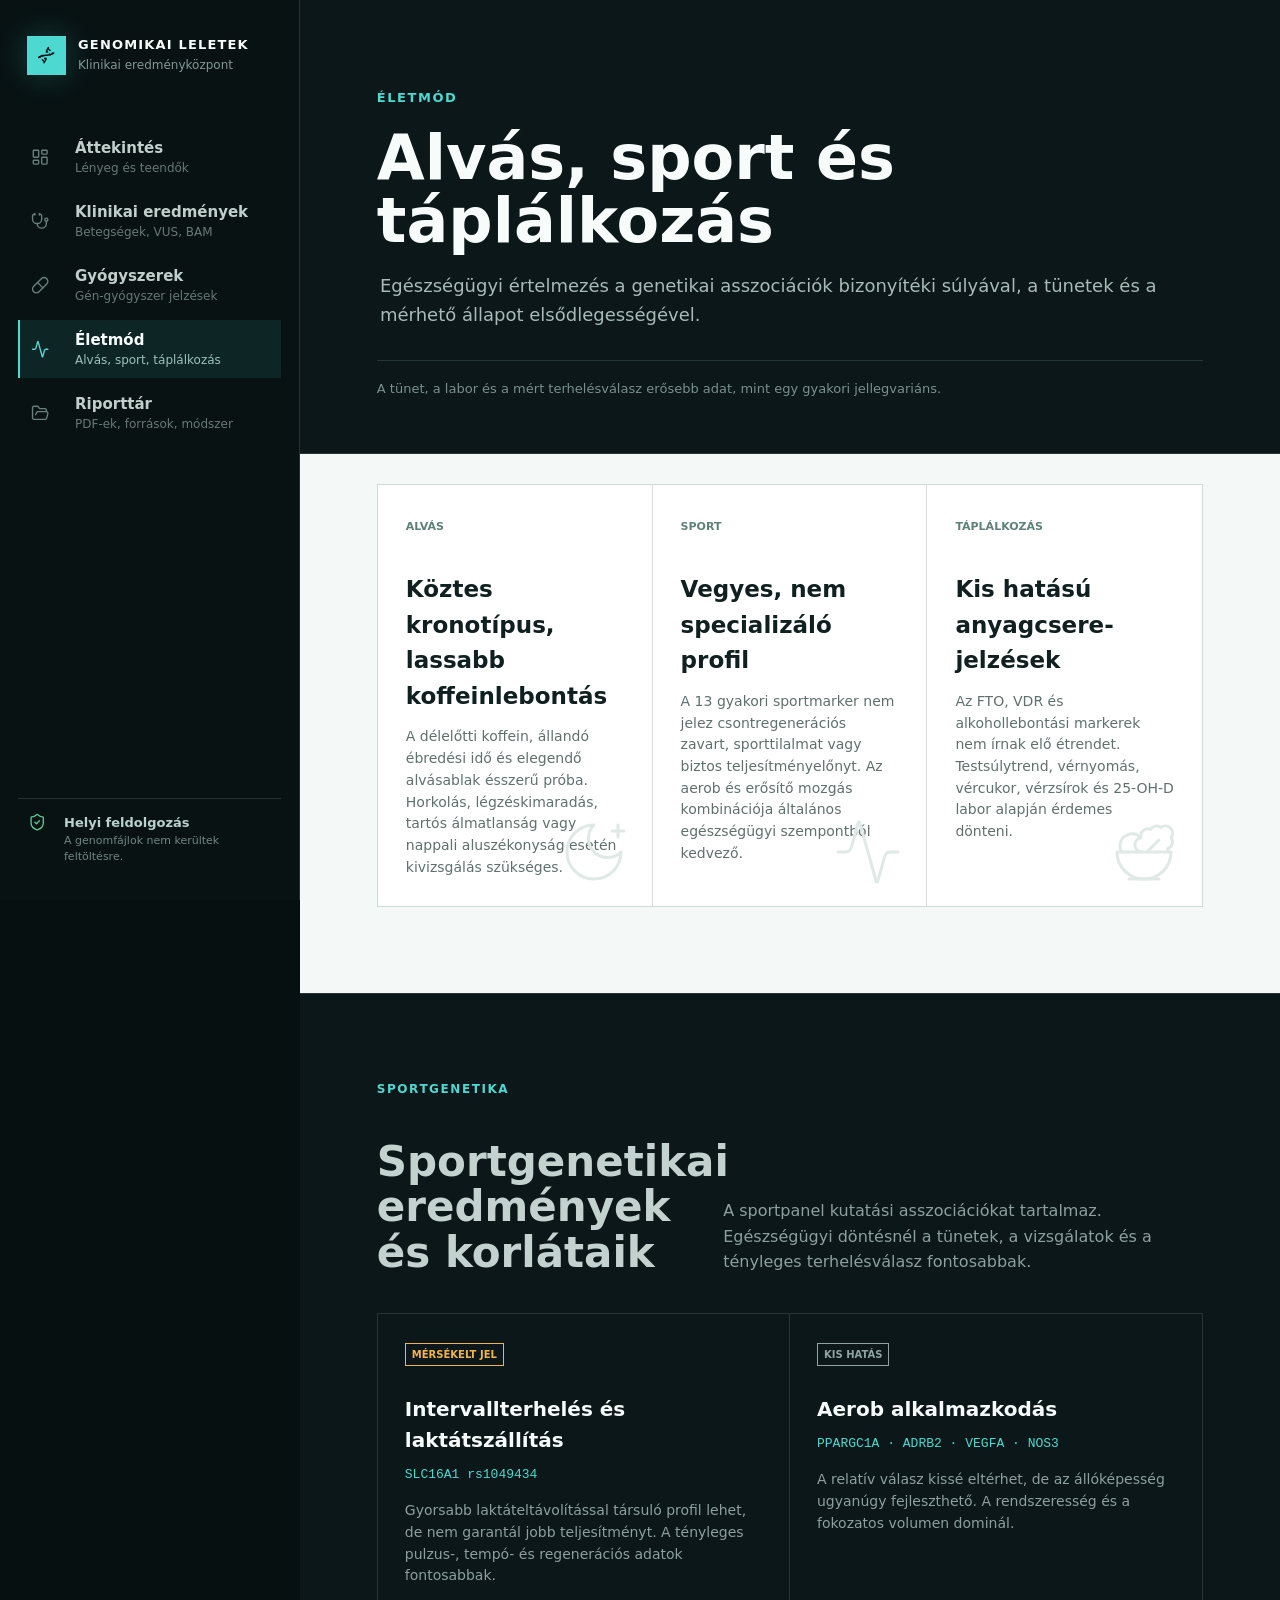
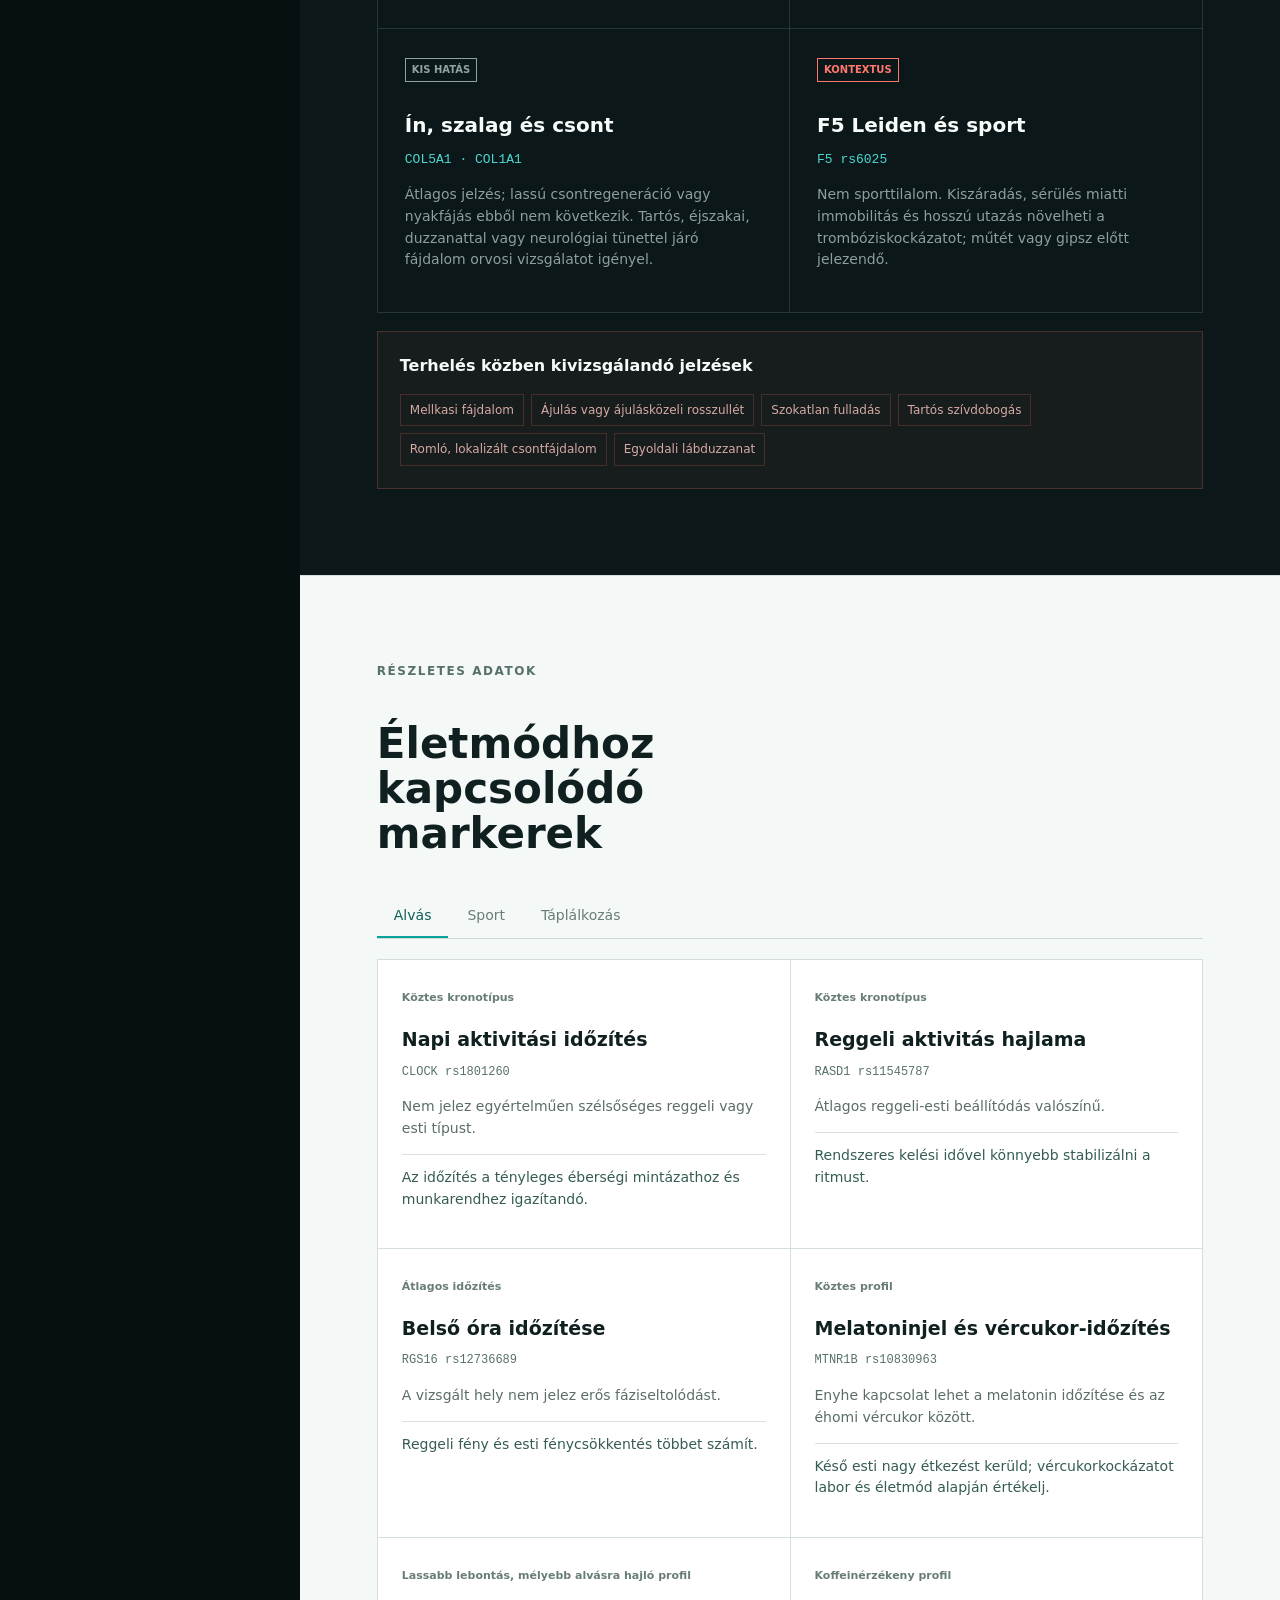
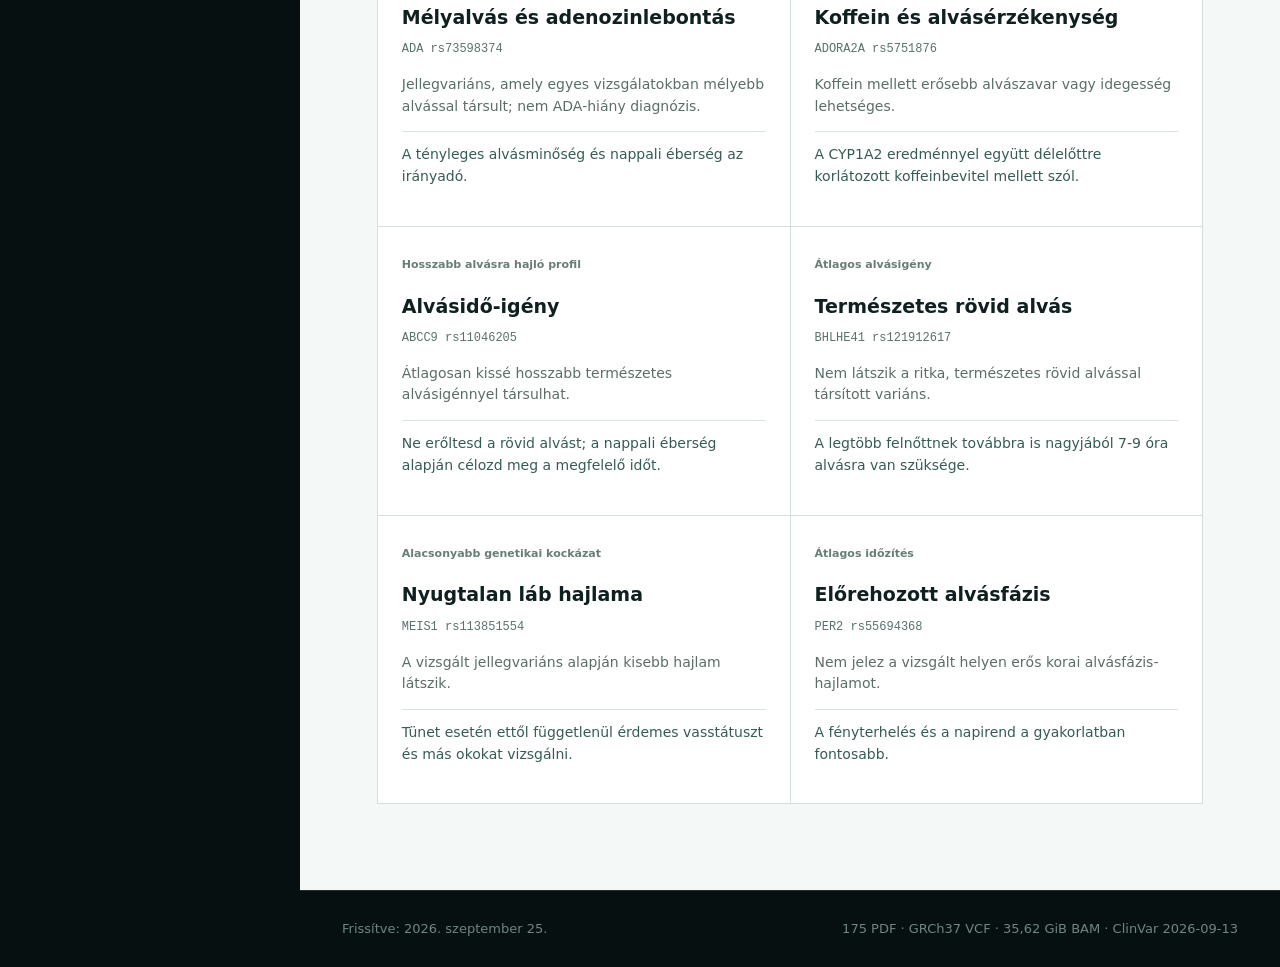
<file: lifestyle.html>
<!doctype html>
<html lang="hu">
<head>
  <meta charset="utf-8">
  <meta name="viewport" content="width=device-width, initial-scale=1">
  <meta name="description" content="Alvási, sport- és táplálkozási genetikai eredmények.">
  <title>Életmód | Genomikai leletek</title>
  <link rel="stylesheet" href="assets/styles.css">
</head>
<body data-page="lifestyle">
  <aside class="sidebar" id="oldalsav">
    <a class="brand" href="index.html"><span class="brand-mark"><i data-lucide="dna"></i></span><span><strong>GENOMIKAI LELETEK</strong><small>Klinikai eredményközpont</small></span></a>
    <nav aria-label="Fő navigáció"><a class="nav-link" href="index.html"><i data-lucide="layout-dashboard" aria-hidden="true"></i><span><strong>Áttekintés</strong><small>Lényeg és teendők</small></span></a><a class="nav-link" href="clinical.html"><i data-lucide="stethoscope" aria-hidden="true"></i><span><strong>Klinikai eredmények</strong><small>Betegségek, VUS, BAM</small></span></a><a class="nav-link" href="medications.html"><i data-lucide="pill" aria-hidden="true"></i><span><strong>Gyógyszerek</strong><small>Gén-gyógyszer jelzések</small></span></a><a class="nav-link active" href="lifestyle.html"><i data-lucide="activity" aria-hidden="true"></i><span><strong>Életmód</strong><small>Alvás, sport, táplálkozás</small></span></a><a class="nav-link" href="reports.html"><i data-lucide="folder-open" aria-hidden="true"></i><span><strong>Riporttár</strong><small>PDF-ek, források, módszer</small></span></a></nav>
    <div class="local-note"><i data-lucide="shield-check"></i><span><strong>Helyi feldolgozás</strong><small>A genomfájlok nem kerültek feltöltésre.</small></span></div>
  </aside>
  <header class="mobile-bar"><a href="index.html"><i data-lucide="dna"></i><strong>GENOMIKAI LELETEK</strong></a><button type="button" data-nav-toggle aria-label="Navigáció megnyitása"><i data-lucide="menu"></i></button></header>
  <main>
    
<header class="page-head reveal">
  <span class="eyebrow">ÉLETMÓD</span><h1>Alvás, sport és táplálkozás</h1><p>Egészségügyi értelmezés a genetikai asszociációk bizonyítéki súlyával, a tünetek és a mérhető állapot elsődlegességével.</p>
  <div class="head-facts">A tünet, a labor és a mért terhelésválasz erősebb adat, mint egy gyakori jellegvariáns.</div>
</header>
<section class="band compact-top">
  <div class="life-overview reveal">
    <article><span>ALVÁS</span><h2>Köztes kronotípus, lassabb koffeinlebontás</h2><p>A délelőtti koffein, állandó ébredési idő és elegendő alvásablak ésszerű próba. Horkolás, légzéskimaradás, tartós álmatlanság vagy nappali aluszékonyság esetén kivizsgálás szükséges.</p><i data-lucide="moon-star"></i></article>
    <article><span>SPORT</span><h2>Vegyes, nem specializáló profil</h2><p>A 13 gyakori sportmarker nem jelez csontregenerációs zavart, sporttilalmat vagy biztos teljesítményelőnyt. Az aerob és erősítő mozgás kombinációja általános egészségügyi szempontból kedvező.</p><i data-lucide="activity"></i></article>
    <article><span>TÁPLÁLKOZÁS</span><h2>Kis hatású anyagcsere-jelzések</h2><p>Az FTO, VDR és alkohollebontási markerek nem írnak elő étrendet. Testsúlytrend, vérnyomás, vércukor, vérzsírok és 25-OH-D labor alapján érdemes dönteni.</p><i data-lucide="salad"></i></article>
  </div>
</section>
<section class="band band-dark">
  <div class="section-title reveal"><span>SPORTGENETIKA</span><h2>Sportgenetikai eredmények és korlátaik</h2><p>A sportpanel kutatási asszociációkat tartalmaz. Egészségügyi döntésnél a tünetek, a vizsgálatok és a tényleges terhelésválasz fontosabbak.</p></div>
  <div class="sport-evidence reveal">
    <article><span class="evidence-tag moderate">MÉRSÉKELT JEL</span><h3>Intervallterhelés és laktátszállítás</h3><code>SLC16A1 rs1049434</code><p>Gyorsabb laktáteltávolítással társuló profil lehet, de nem garantál jobb teljesítményt. A tényleges pulzus-, tempó- és regenerációs adatok fontosabbak.</p></article>
    <article><span class="evidence-tag low">KIS HATÁS</span><h3>Aerob alkalmazkodás</h3><code>PPARGC1A · ADRB2 · VEGFA · NOS3</code><p>A relatív válasz kissé eltérhet, de az állóképesség ugyanúgy fejleszthető. A rendszeresség és a fokozatos volumen dominál.</p></article>
    <article><span class="evidence-tag low">KIS HATÁS</span><h3>Ín, szalag és csont</h3><code>COL5A1 · COL1A1</code><p>Átlagos jelzés; lassú csontregeneráció vagy nyakfájás ebből nem következik. Tartós, éjszakai, duzzanattal vagy neurológiai tünettel járó fájdalom orvosi vizsgálatot igényel.</p></article>
    <article><span class="evidence-tag context">KONTEXTUS</span><h3>F5 Leiden és sport</h3><code>F5 rs6025</code><p>Nem sporttilalom. Kiszáradás, sérülés miatti immobilitás és hosszú utazás növelheti a trombóziskockázatot; műtét vagy gipsz előtt jelezendő.</p></article>
  </div>
  <div class="red-flags reveal"><h3>Terhelés közben kivizsgálandó jelzések</h3><span>Mellkasi fájdalom</span><span>Ájulás vagy ájulásközeli rosszullét</span><span>Szokatlan fulladás</span><span>Tartós szívdobogás</span><span>Romló, lokalizált csontfájdalom</span><span>Egyoldali lábduzzanat</span></div>
</section>
<section class="band">
  <div class="section-title reveal"><span>RÉSZLETES ADATOK</span><h2>Életmódhoz kapcsolódó markerek</h2></div>
  <div class="tabs reveal" role="tablist"><button class="active" data-life-tab="Alvás">Alvás</button><button data-life-tab="Sport">Sport</button><button data-life-tab="Táplálkozás">Táplálkozás</button></div>
  <div class="life-list" data-life-list></div>
</section>
    <footer><span>Frissítve: 2026. szeptember 25.</span><span>175 PDF · GRCh37 VCF · 35,62 GiB BAM · ClinVar 2026-09-13</span></footer>
  </main>
  <script src="assets/data.js"></script>
  <script src="assets/lucide.min.js"></script>
  <script src="assets/app.js"></script>
</body>
</html>
</file>
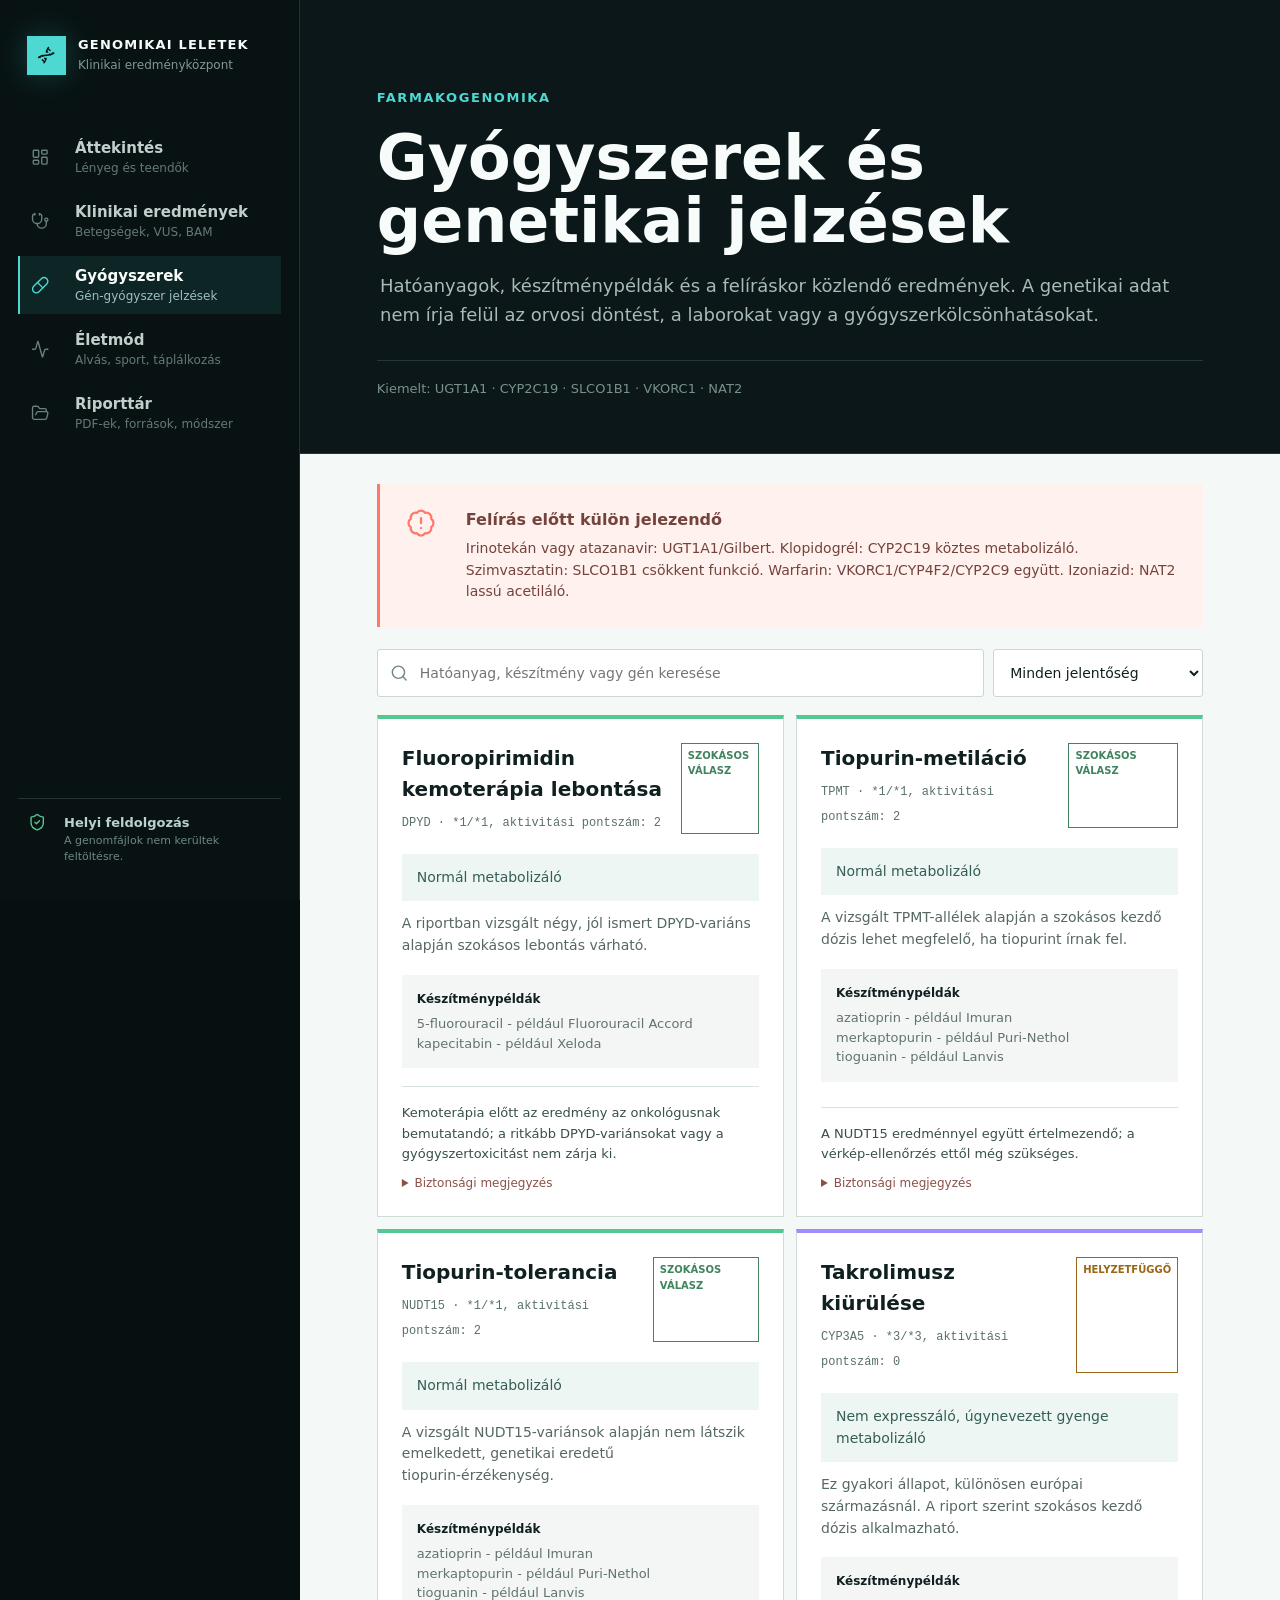
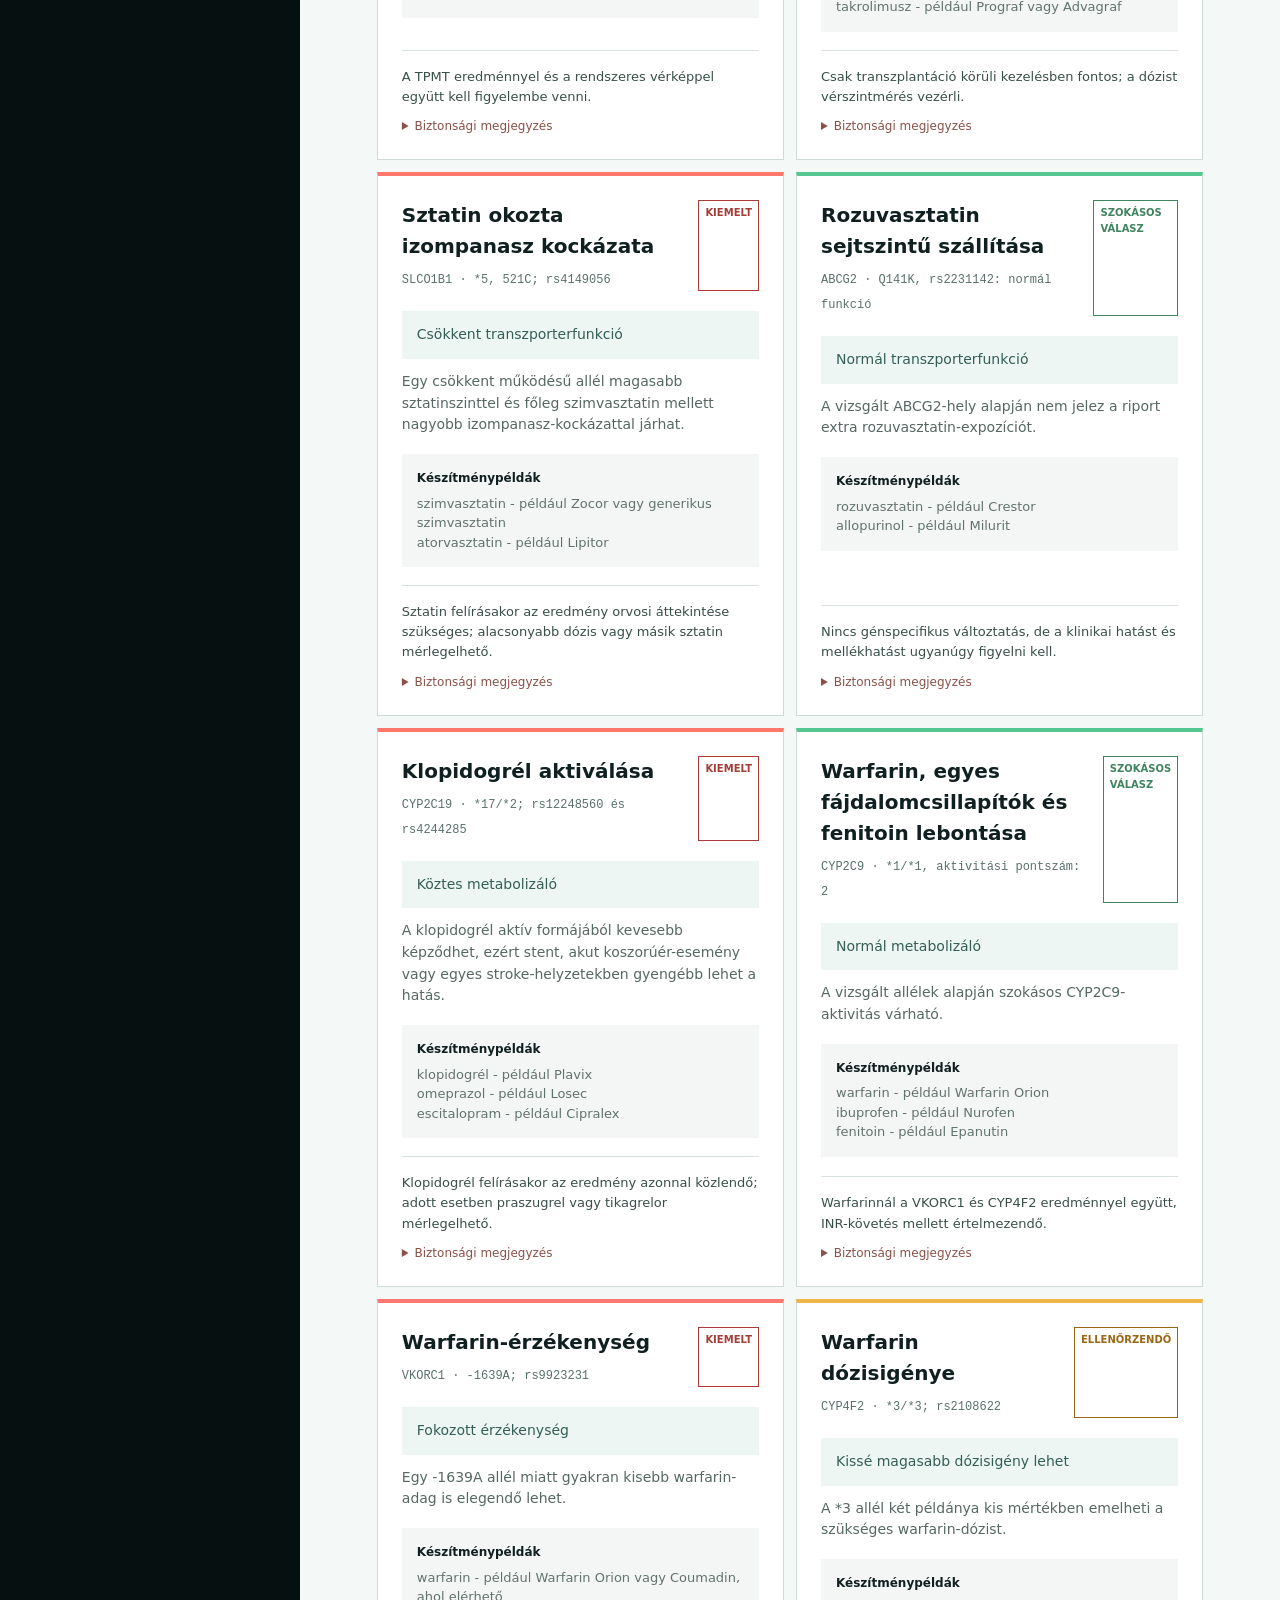
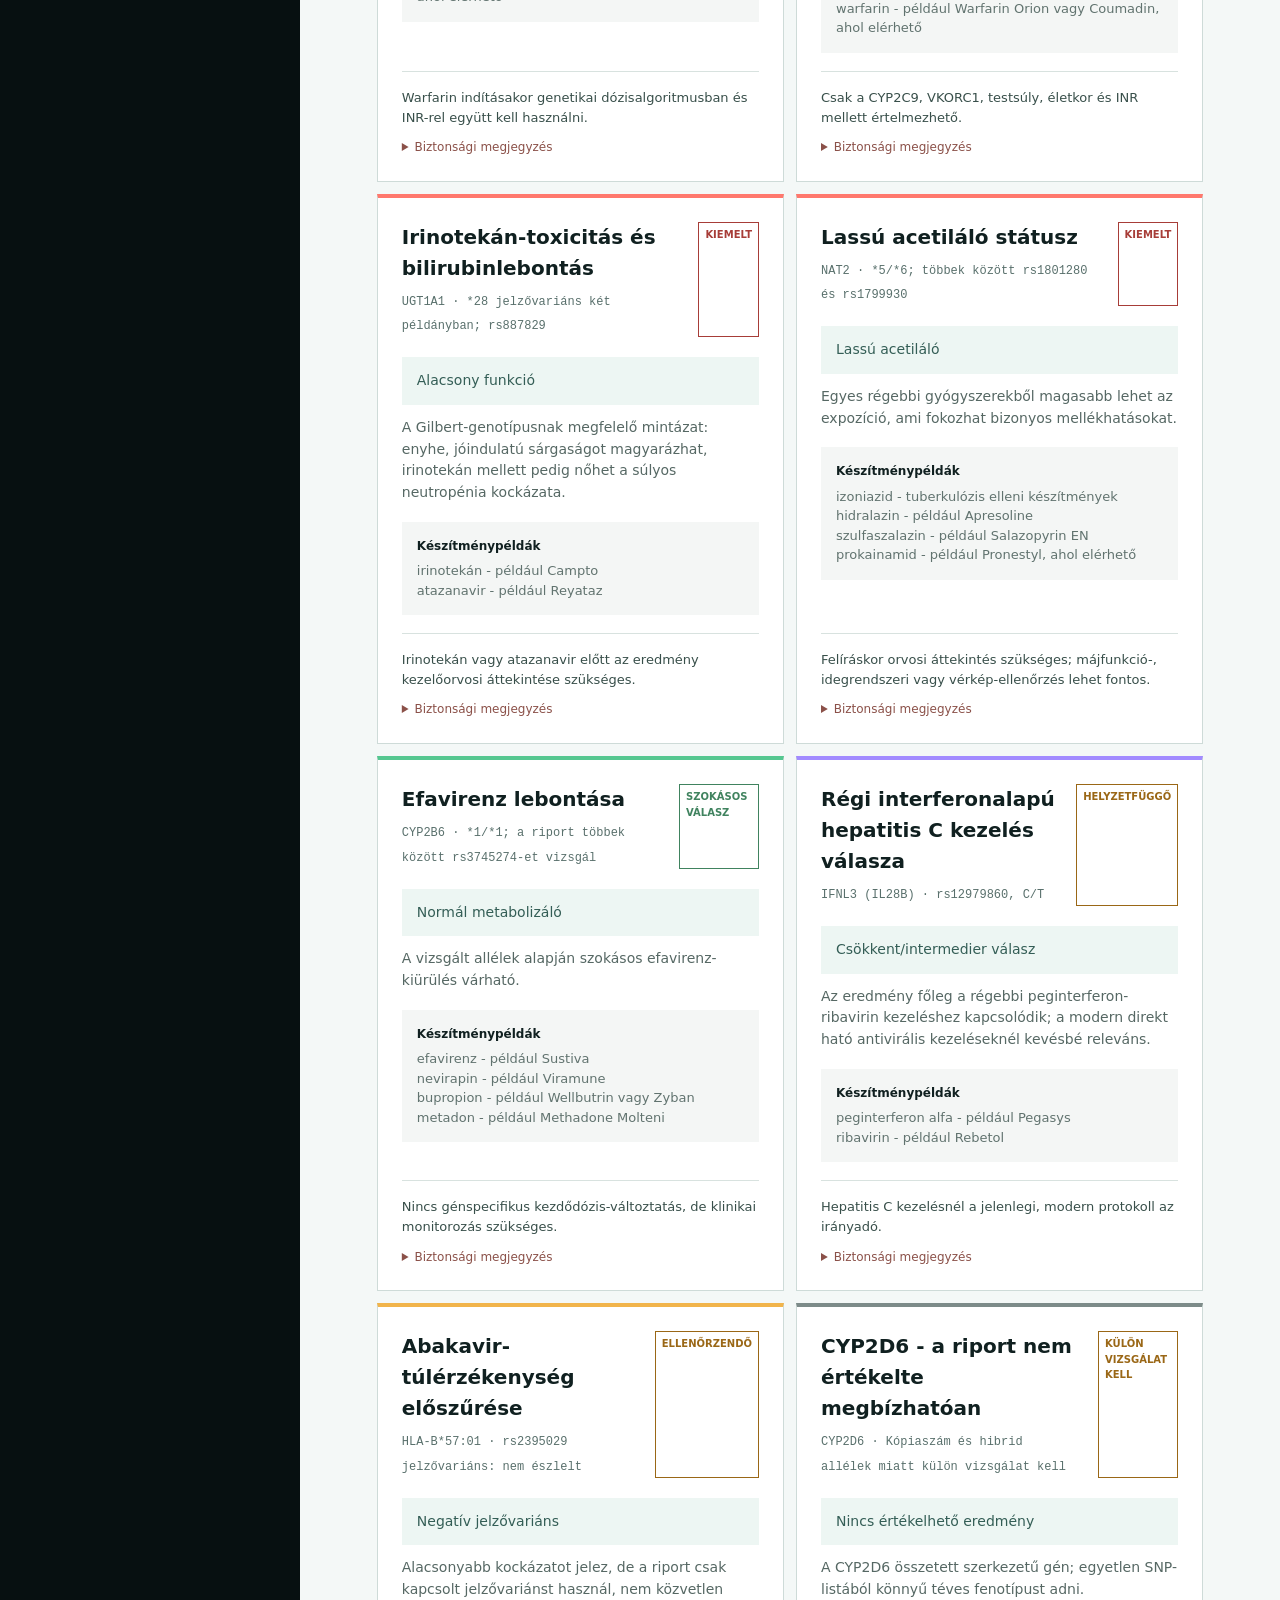
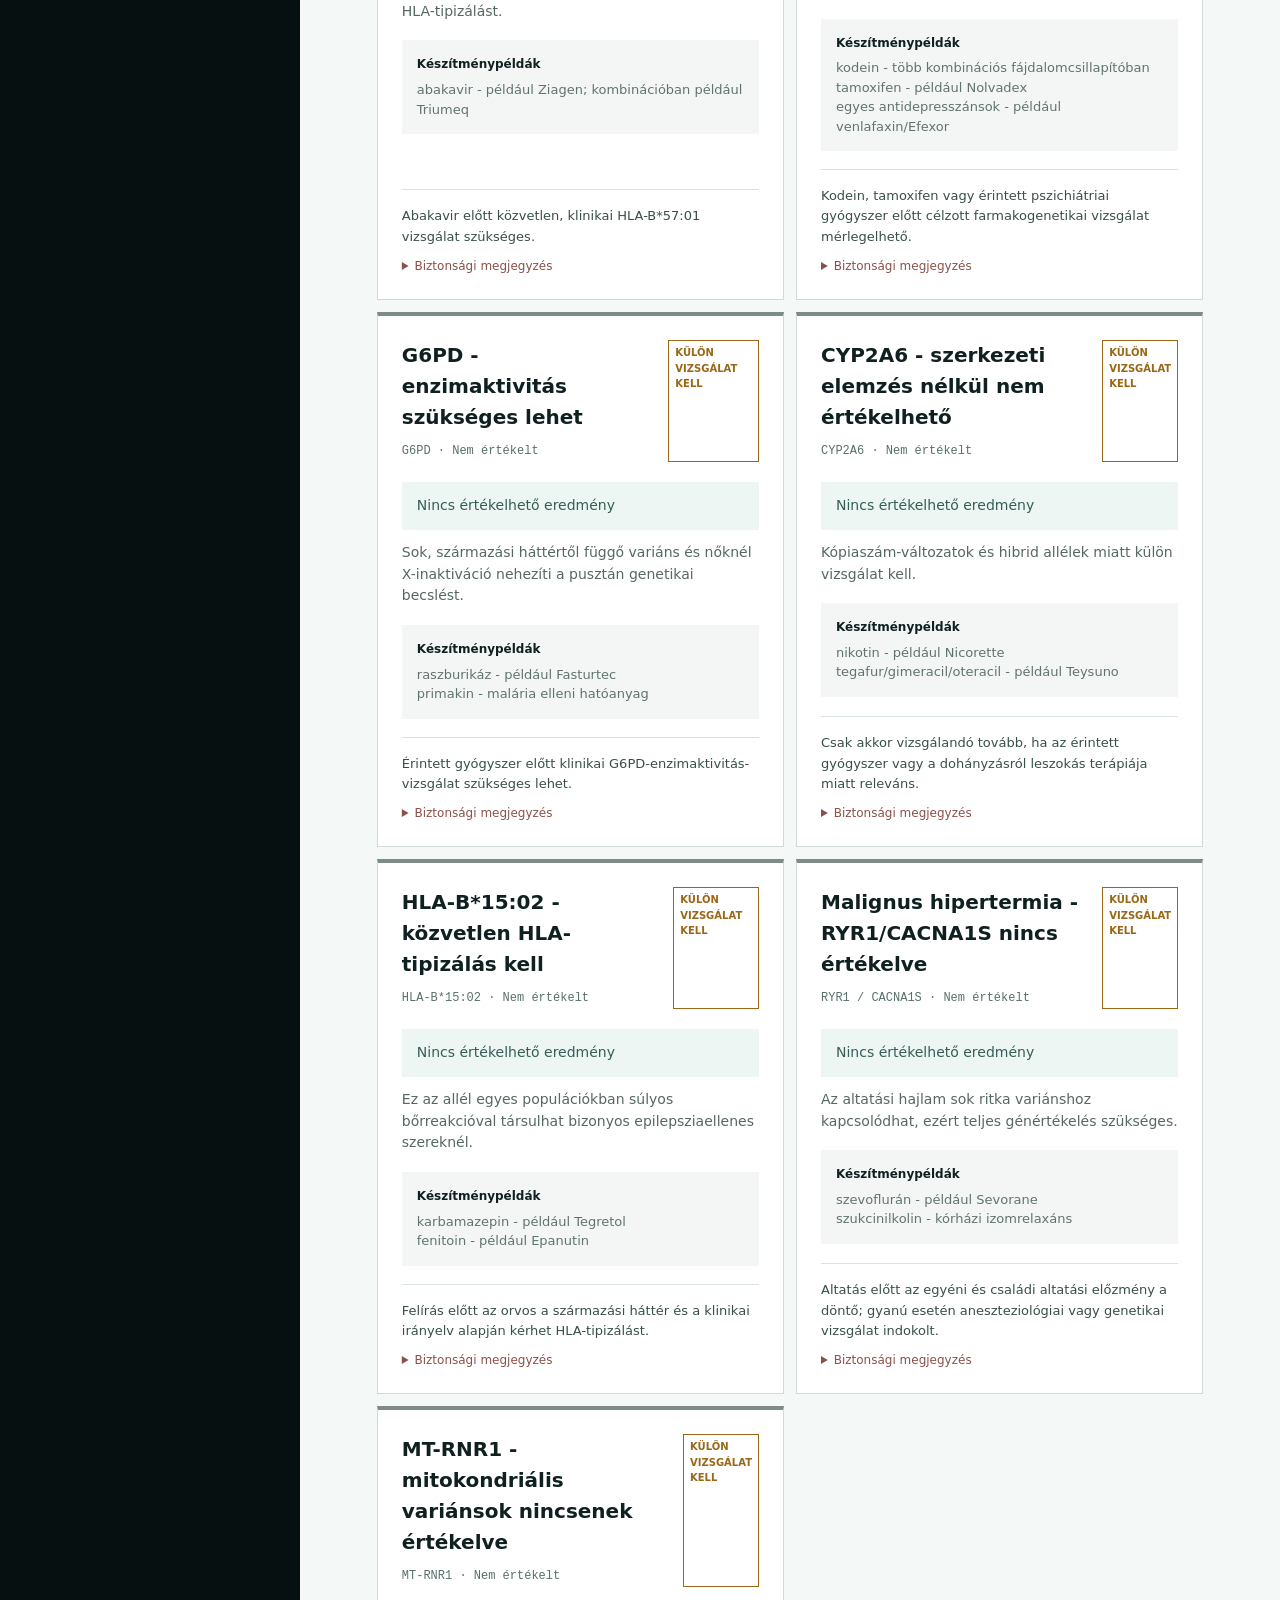
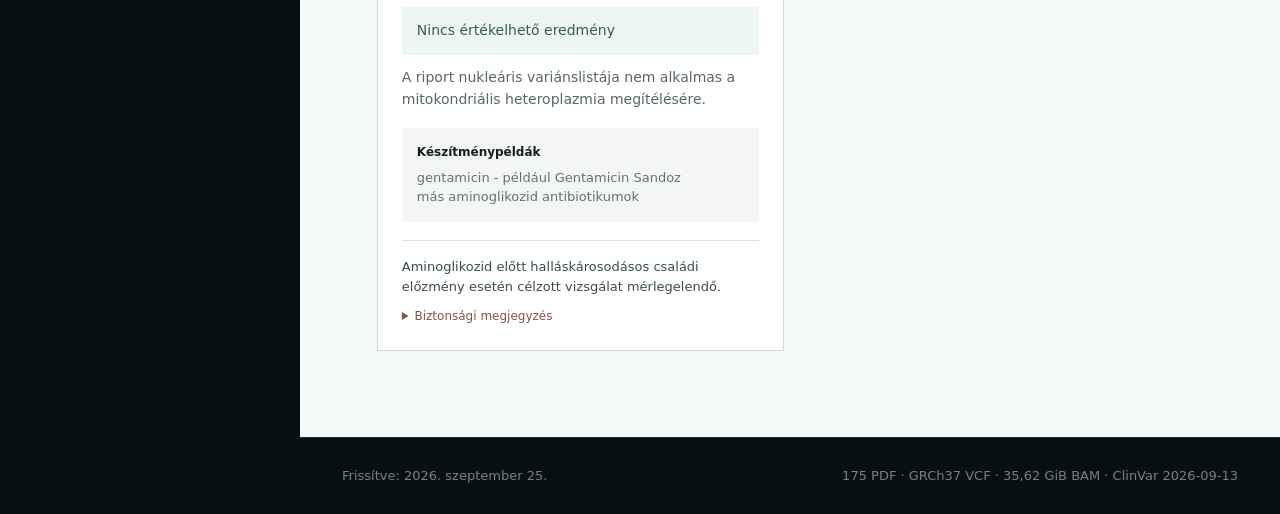
<file: medications.html>
<!doctype html>
<html lang="hu">
<head>
  <meta charset="utf-8">
  <meta name="viewport" content="width=device-width, initial-scale=1">
  <meta name="description" content="Farmakogenomikai eredmények hatóanyag- és készítménypéldákkal.">
  <title>Gyógyszerek | Genomikai leletek</title>
  <link rel="stylesheet" href="assets/styles.css">
</head>
<body data-page="medications">
  <aside class="sidebar" id="oldalsav">
    <a class="brand" href="index.html"><span class="brand-mark"><i data-lucide="dna"></i></span><span><strong>GENOMIKAI LELETEK</strong><small>Klinikai eredményközpont</small></span></a>
    <nav aria-label="Fő navigáció"><a class="nav-link" href="index.html"><i data-lucide="layout-dashboard" aria-hidden="true"></i><span><strong>Áttekintés</strong><small>Lényeg és teendők</small></span></a><a class="nav-link" href="clinical.html"><i data-lucide="stethoscope" aria-hidden="true"></i><span><strong>Klinikai eredmények</strong><small>Betegségek, VUS, BAM</small></span></a><a class="nav-link active" href="medications.html"><i data-lucide="pill" aria-hidden="true"></i><span><strong>Gyógyszerek</strong><small>Gén-gyógyszer jelzések</small></span></a><a class="nav-link" href="lifestyle.html"><i data-lucide="activity" aria-hidden="true"></i><span><strong>Életmód</strong><small>Alvás, sport, táplálkozás</small></span></a><a class="nav-link" href="reports.html"><i data-lucide="folder-open" aria-hidden="true"></i><span><strong>Riporttár</strong><small>PDF-ek, források, módszer</small></span></a></nav>
    <div class="local-note"><i data-lucide="shield-check"></i><span><strong>Helyi feldolgozás</strong><small>A genomfájlok nem kerültek feltöltésre.</small></span></div>
  </aside>
  <header class="mobile-bar"><a href="index.html"><i data-lucide="dna"></i><strong>GENOMIKAI LELETEK</strong></a><button type="button" data-nav-toggle aria-label="Navigáció megnyitása"><i data-lucide="menu"></i></button></header>
  <main>
    
<header class="page-head reveal">
  <span class="eyebrow">FARMAKOGENOMIKA</span><h1>Gyógyszerek és genetikai jelzések</h1><p>Hatóanyagok, készítménypéldák és a felíráskor közlendő eredmények. A genetikai adat nem írja felül az orvosi döntést, a laborokat vagy a gyógyszerkölcsönhatásokat.</p>
  <div class="head-facts">Kiemelt: UGT1A1 · CYP2C19 · SLCO1B1 · VKORC1 · NAT2</div>
</header>
<section class="band compact-top">
  <div class="med-alert reveal"><i data-lucide="badge-alert"></i><div><strong>Felírás előtt külön jelezendő</strong><p>Irinotekán vagy atazanavir: UGT1A1/Gilbert. Klopidogrél: CYP2C19 köztes metabolizáló. Szimvasztatin: SLCO1B1 csökkent funkció. Warfarin: VKORC1/CYP4F2/CYP2C9 együtt. Izoniazid: NAT2 lassú acetiláló.</p></div></div>
  <div class="filters reveal"><label class="search"><i data-lucide="search"></i><input type="search" data-med-search placeholder="Hatóanyag, készítmény vagy gén keresése"></label><select data-med-filter><option value="">Minden jelentőség</option><option value="high">Kiemelt</option><option value="watch">Ellenőrzendő</option><option value="context">Helyzetfüggő</option><option value="normal">Szokásos válasz</option><option value="unresolved">Külön vizsgálat kell</option></select></div>
  <div class="med-grid" data-med-grid></div>
</section>
    <footer><span>Frissítve: 2026. szeptember 25.</span><span>175 PDF · GRCh37 VCF · 35,62 GiB BAM · ClinVar 2026-09-13</span></footer>
  </main>
  <script src="assets/data.js"></script>
  <script src="assets/lucide.min.js"></script>
  <script src="assets/app.js"></script>
</body>
</html>
</file>
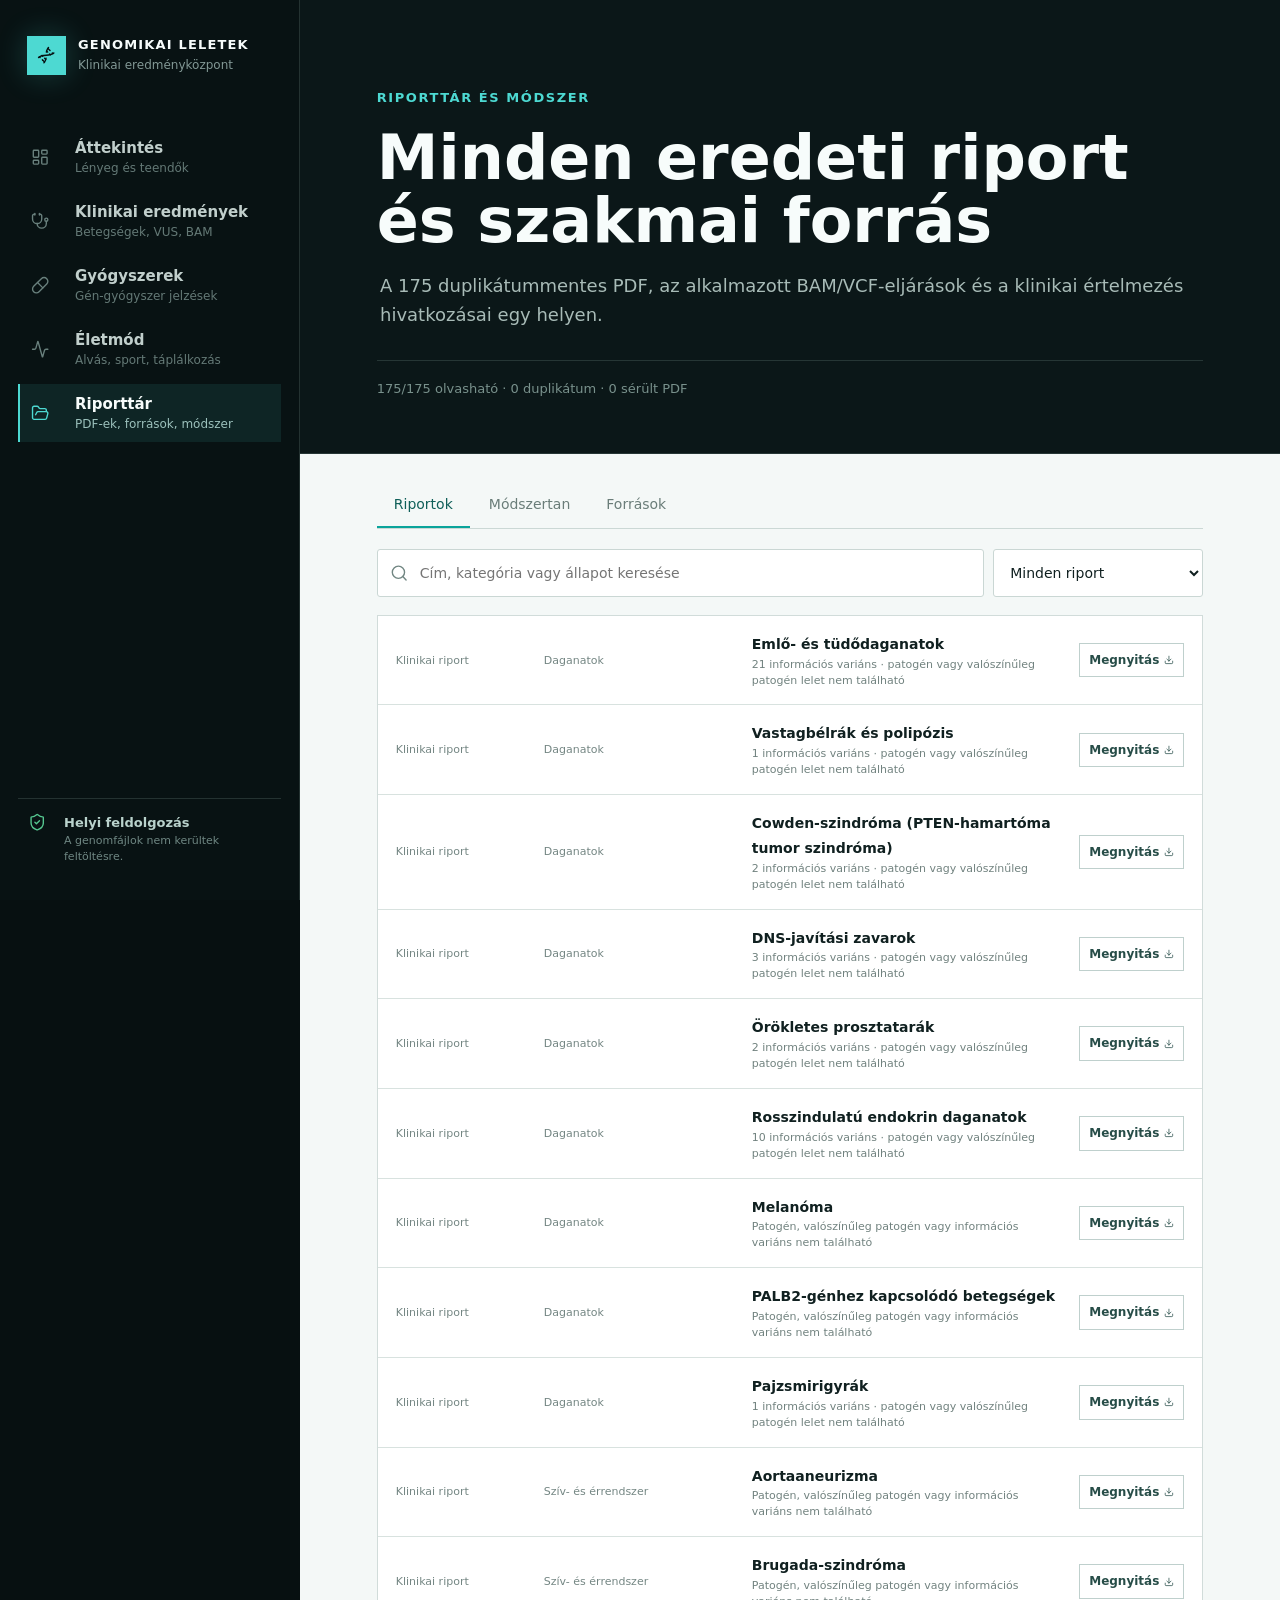
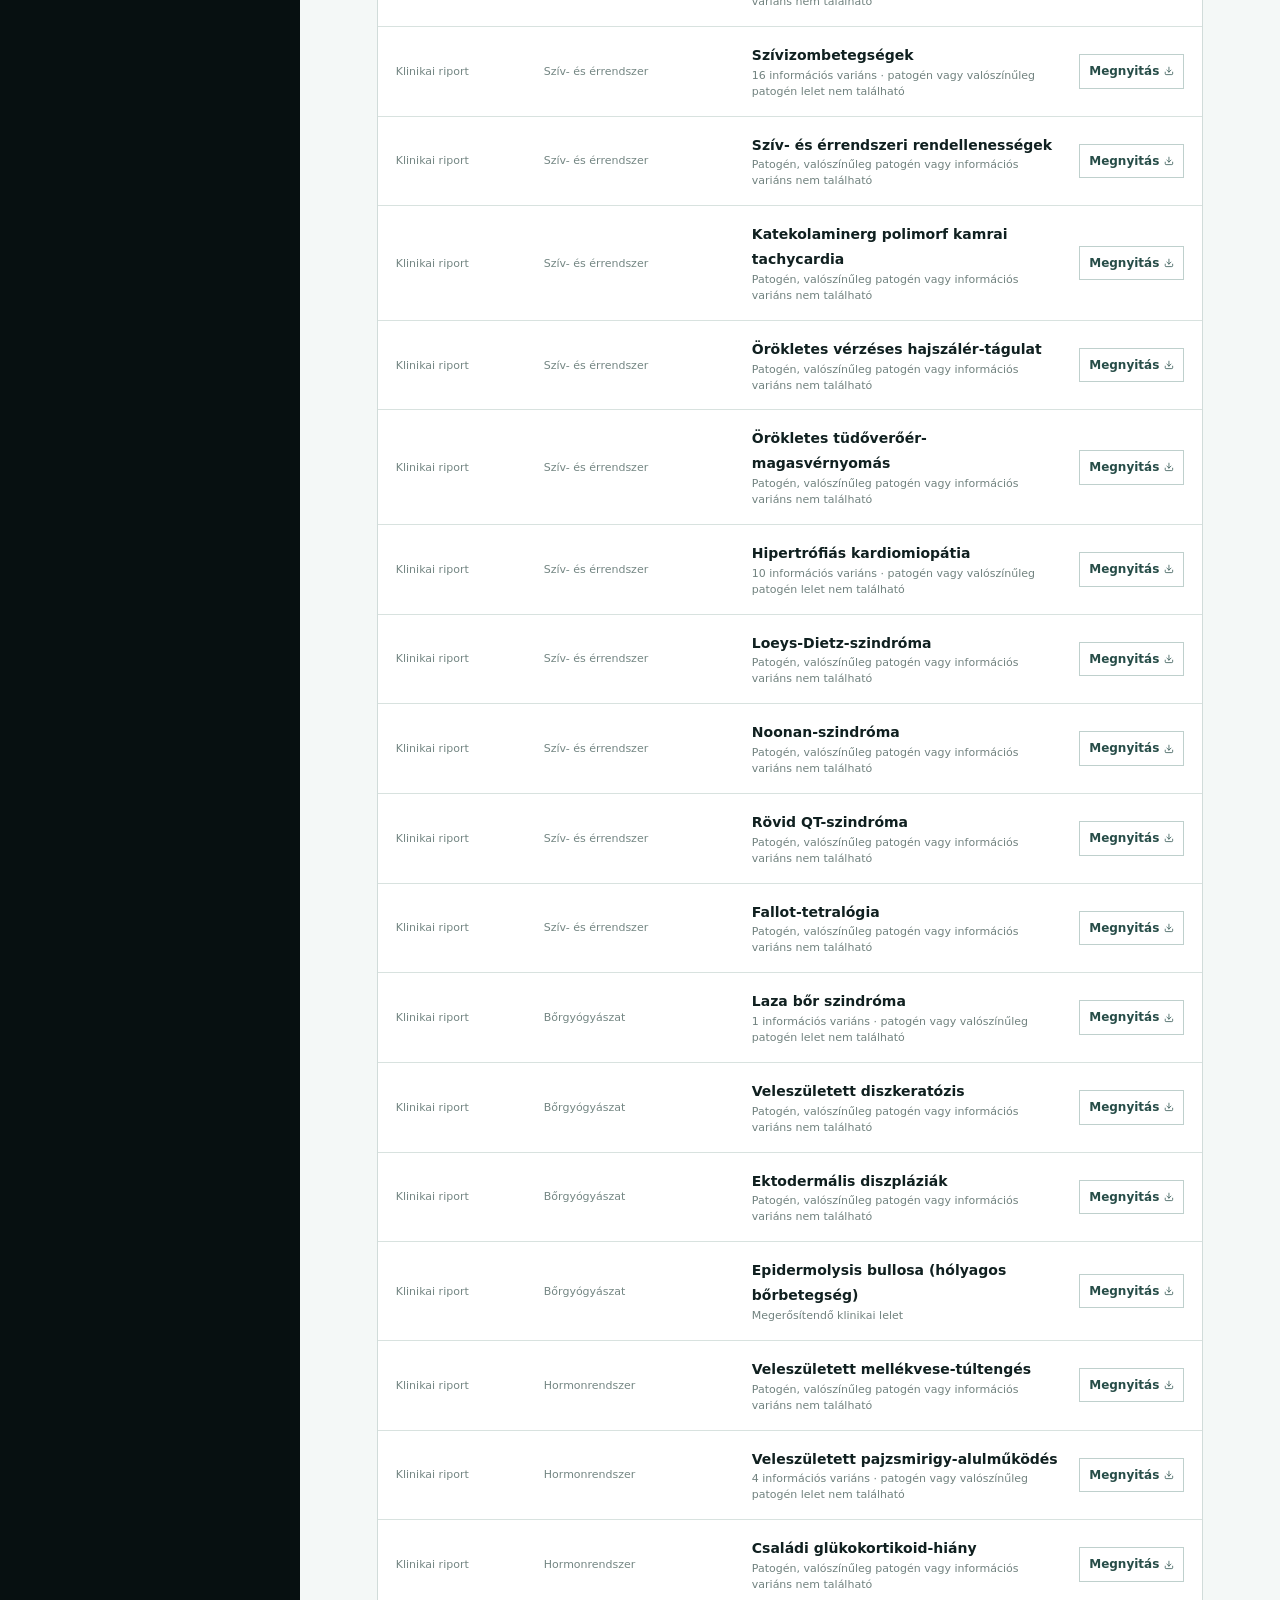
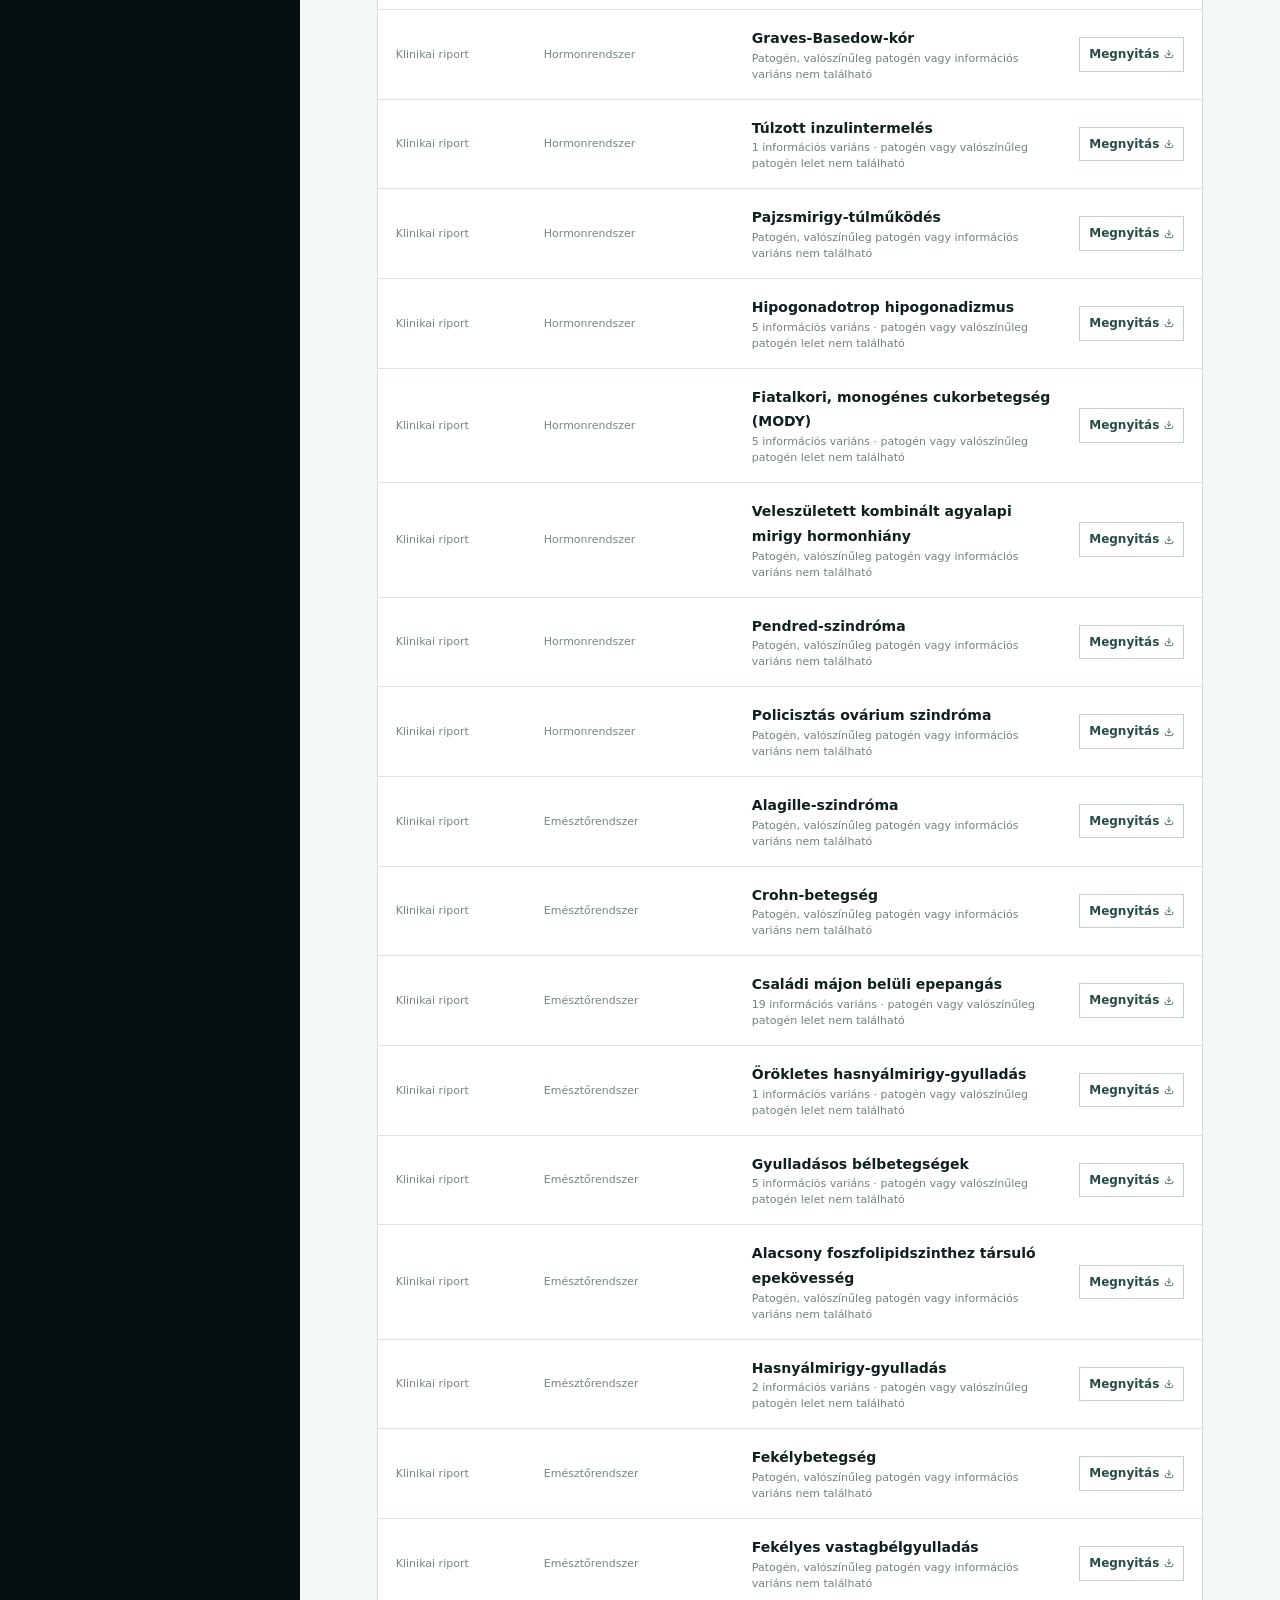
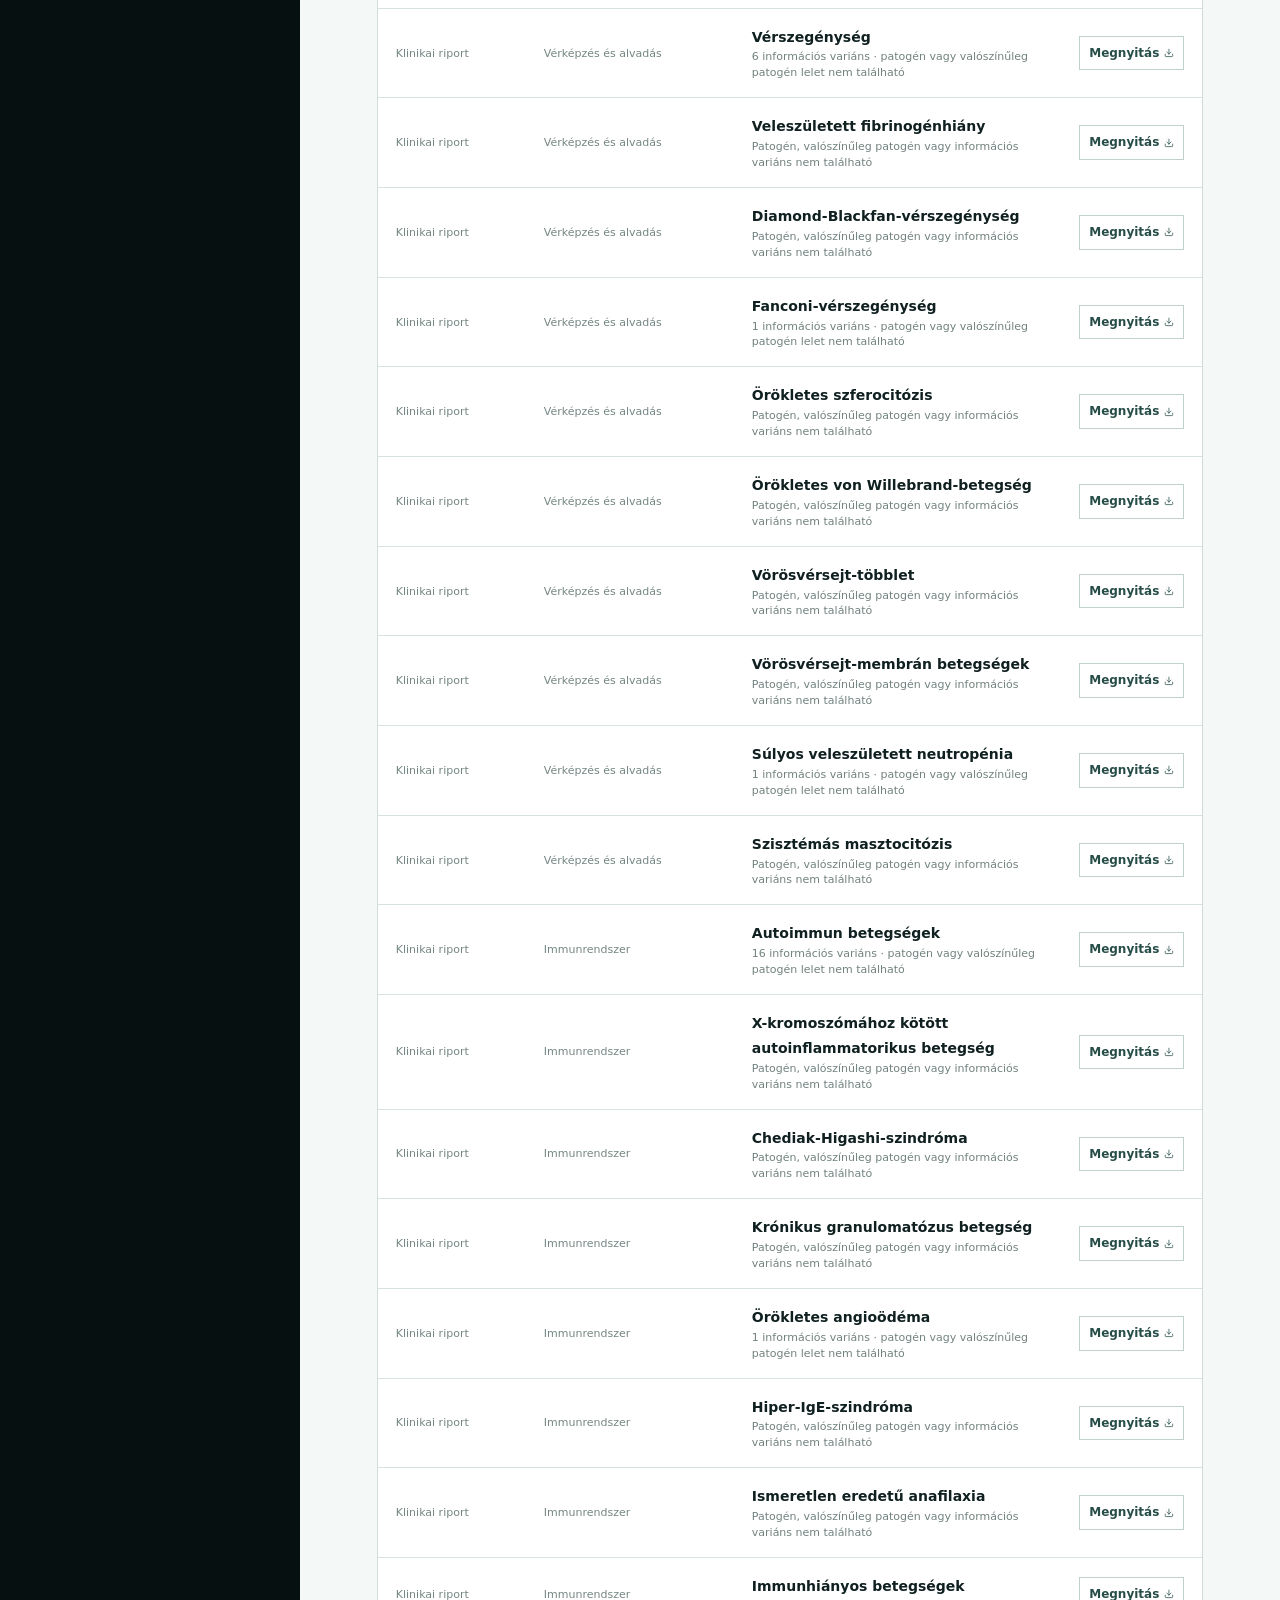
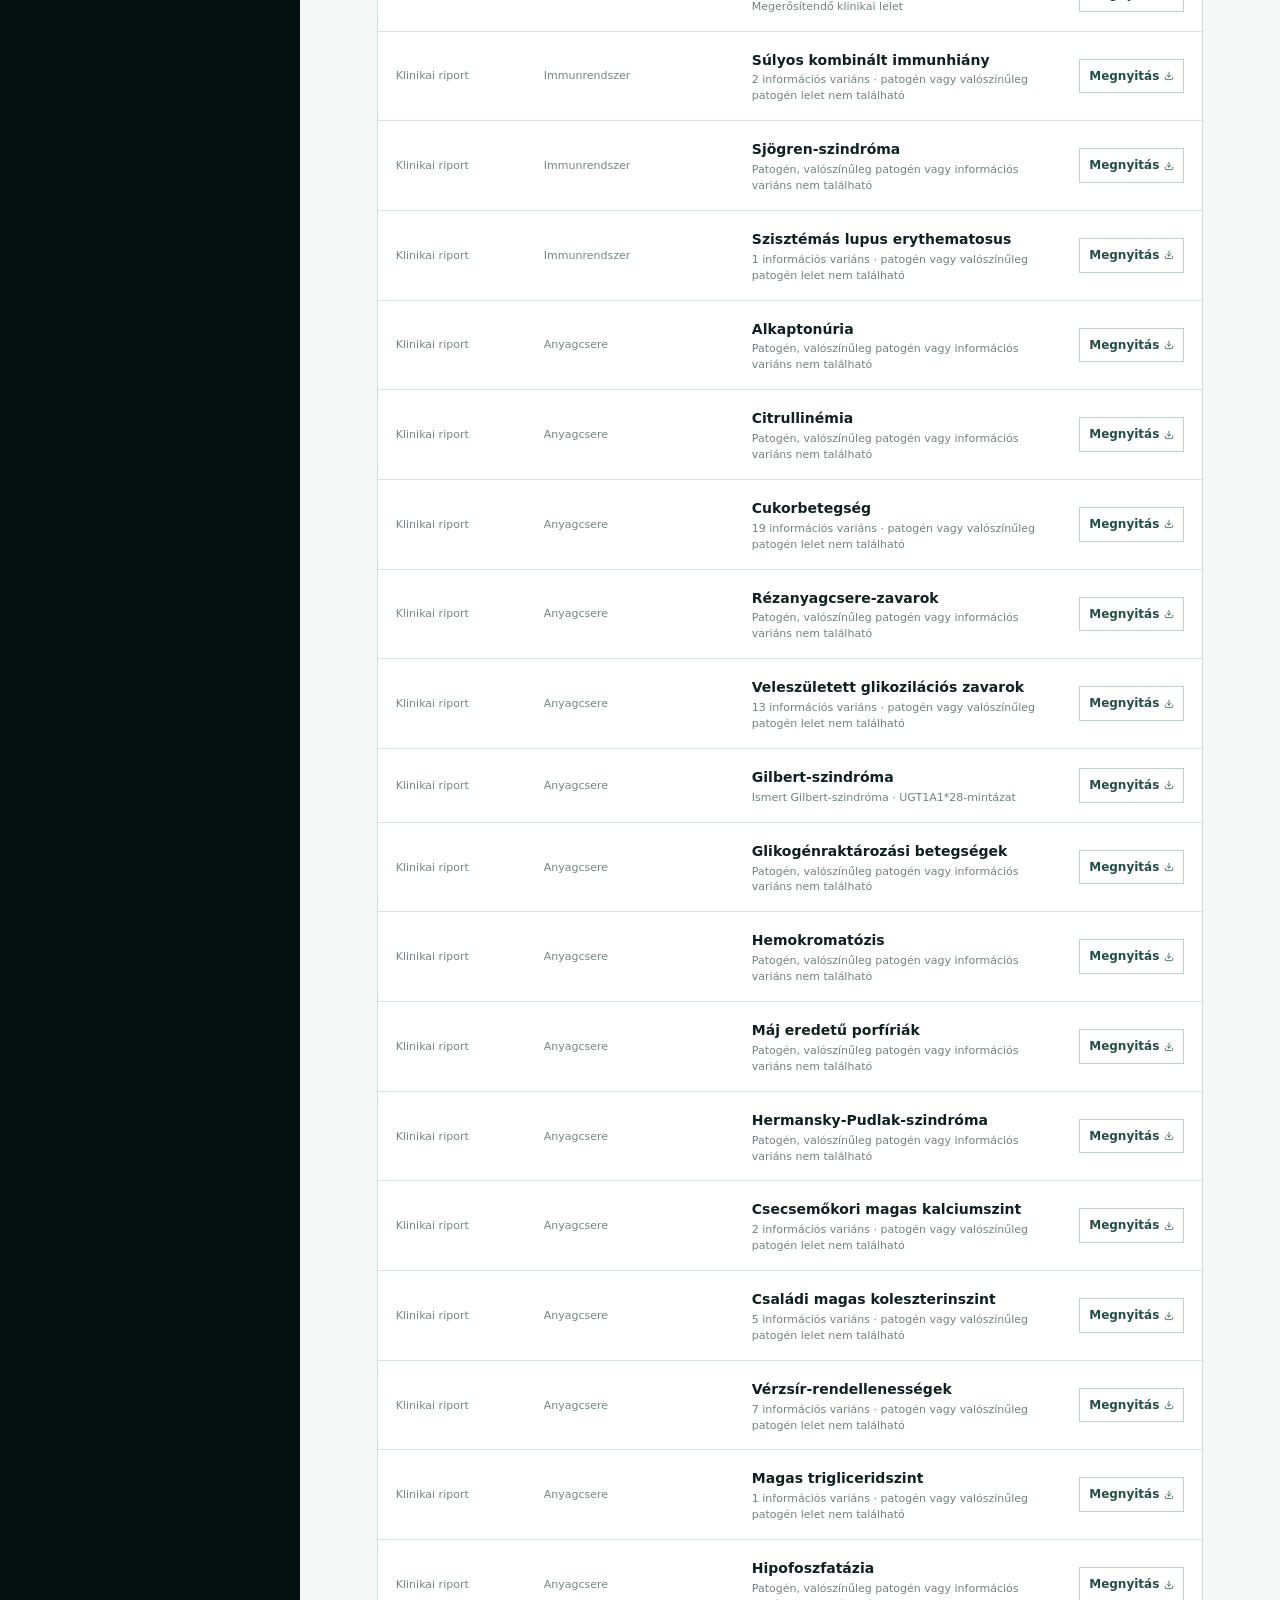
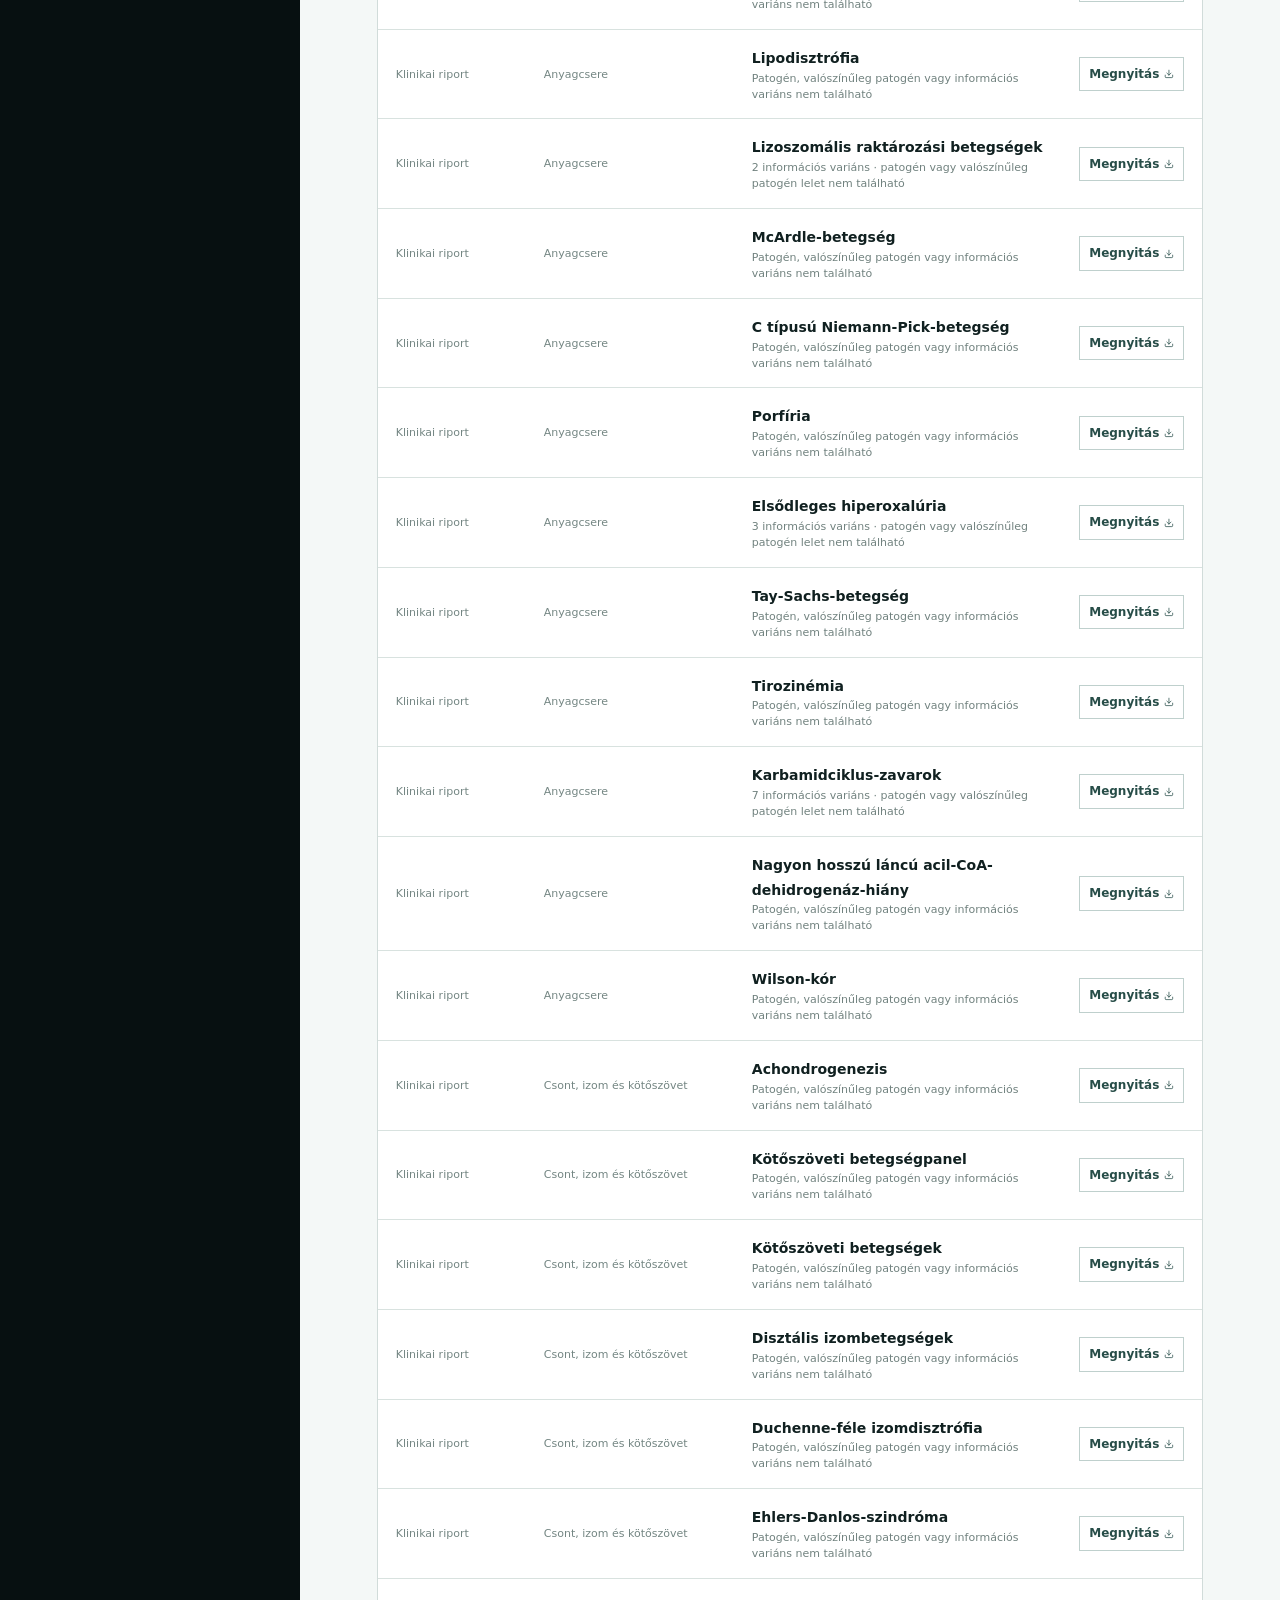
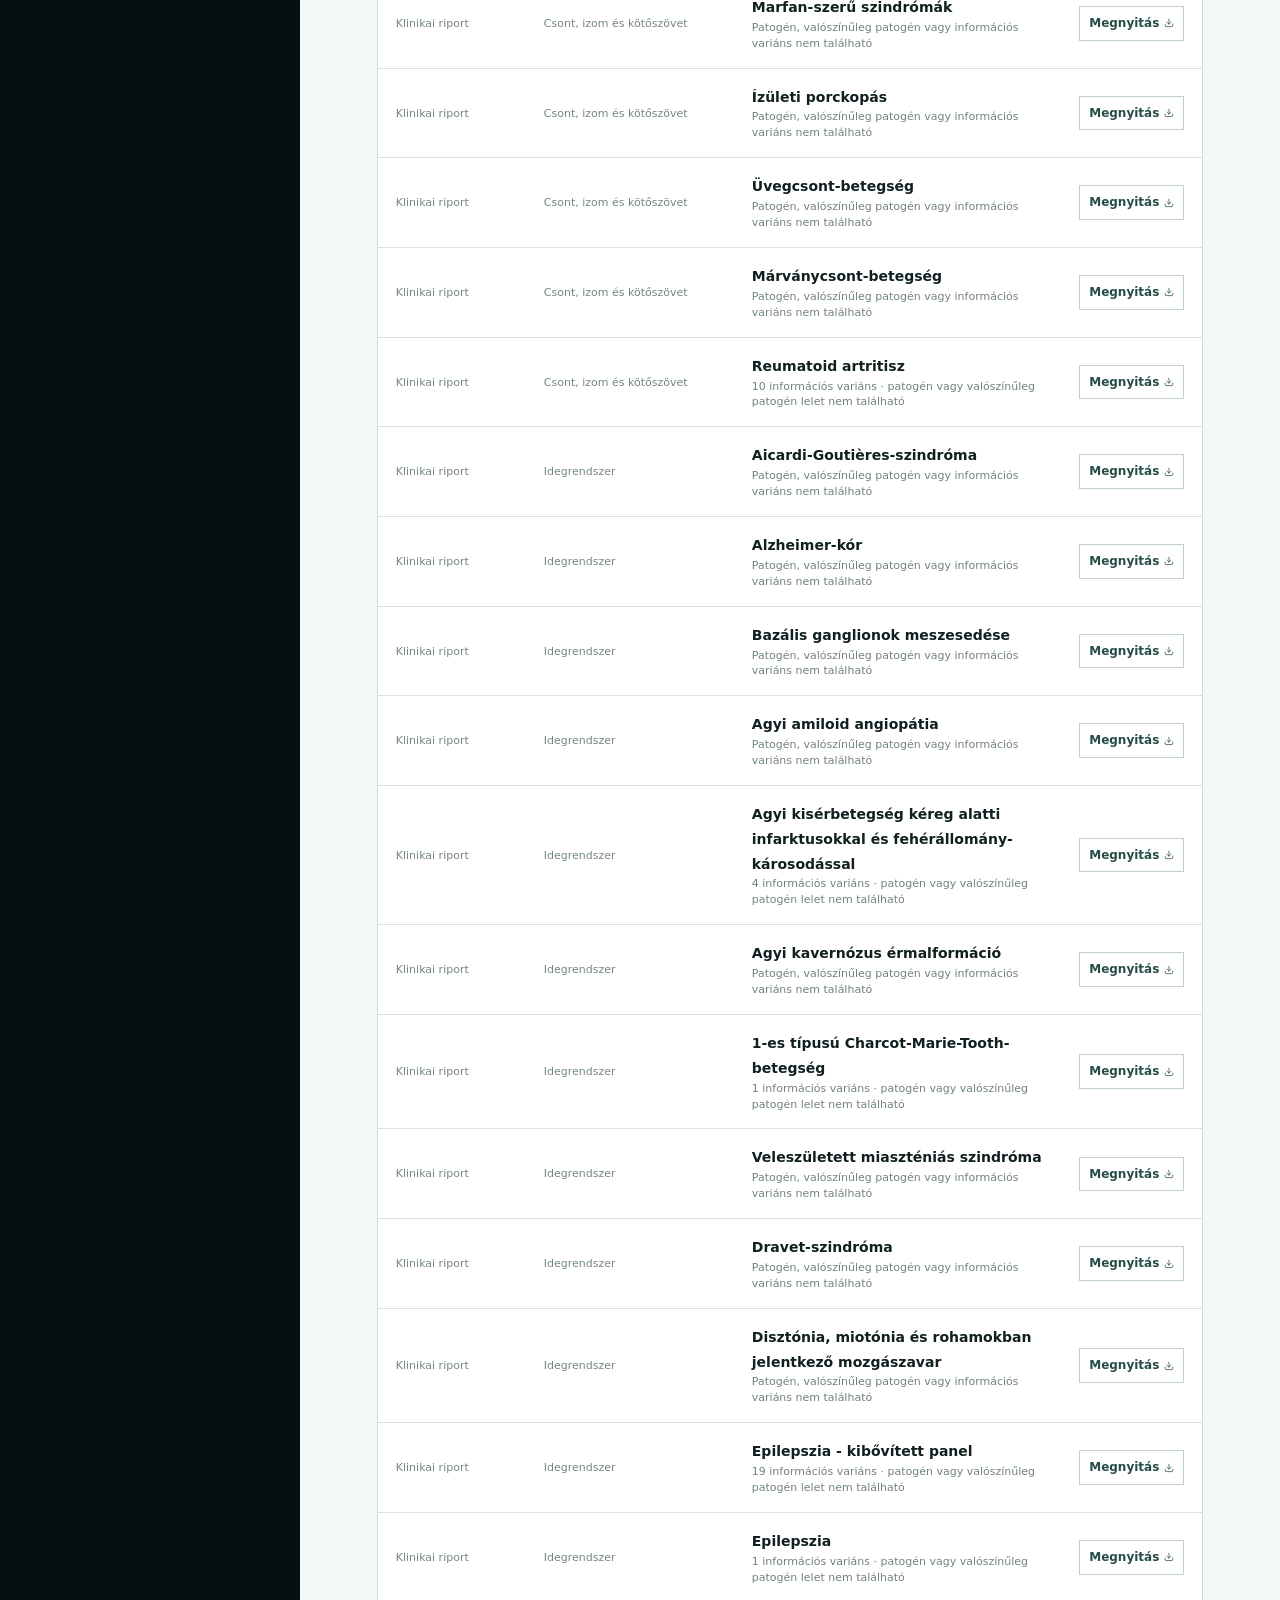
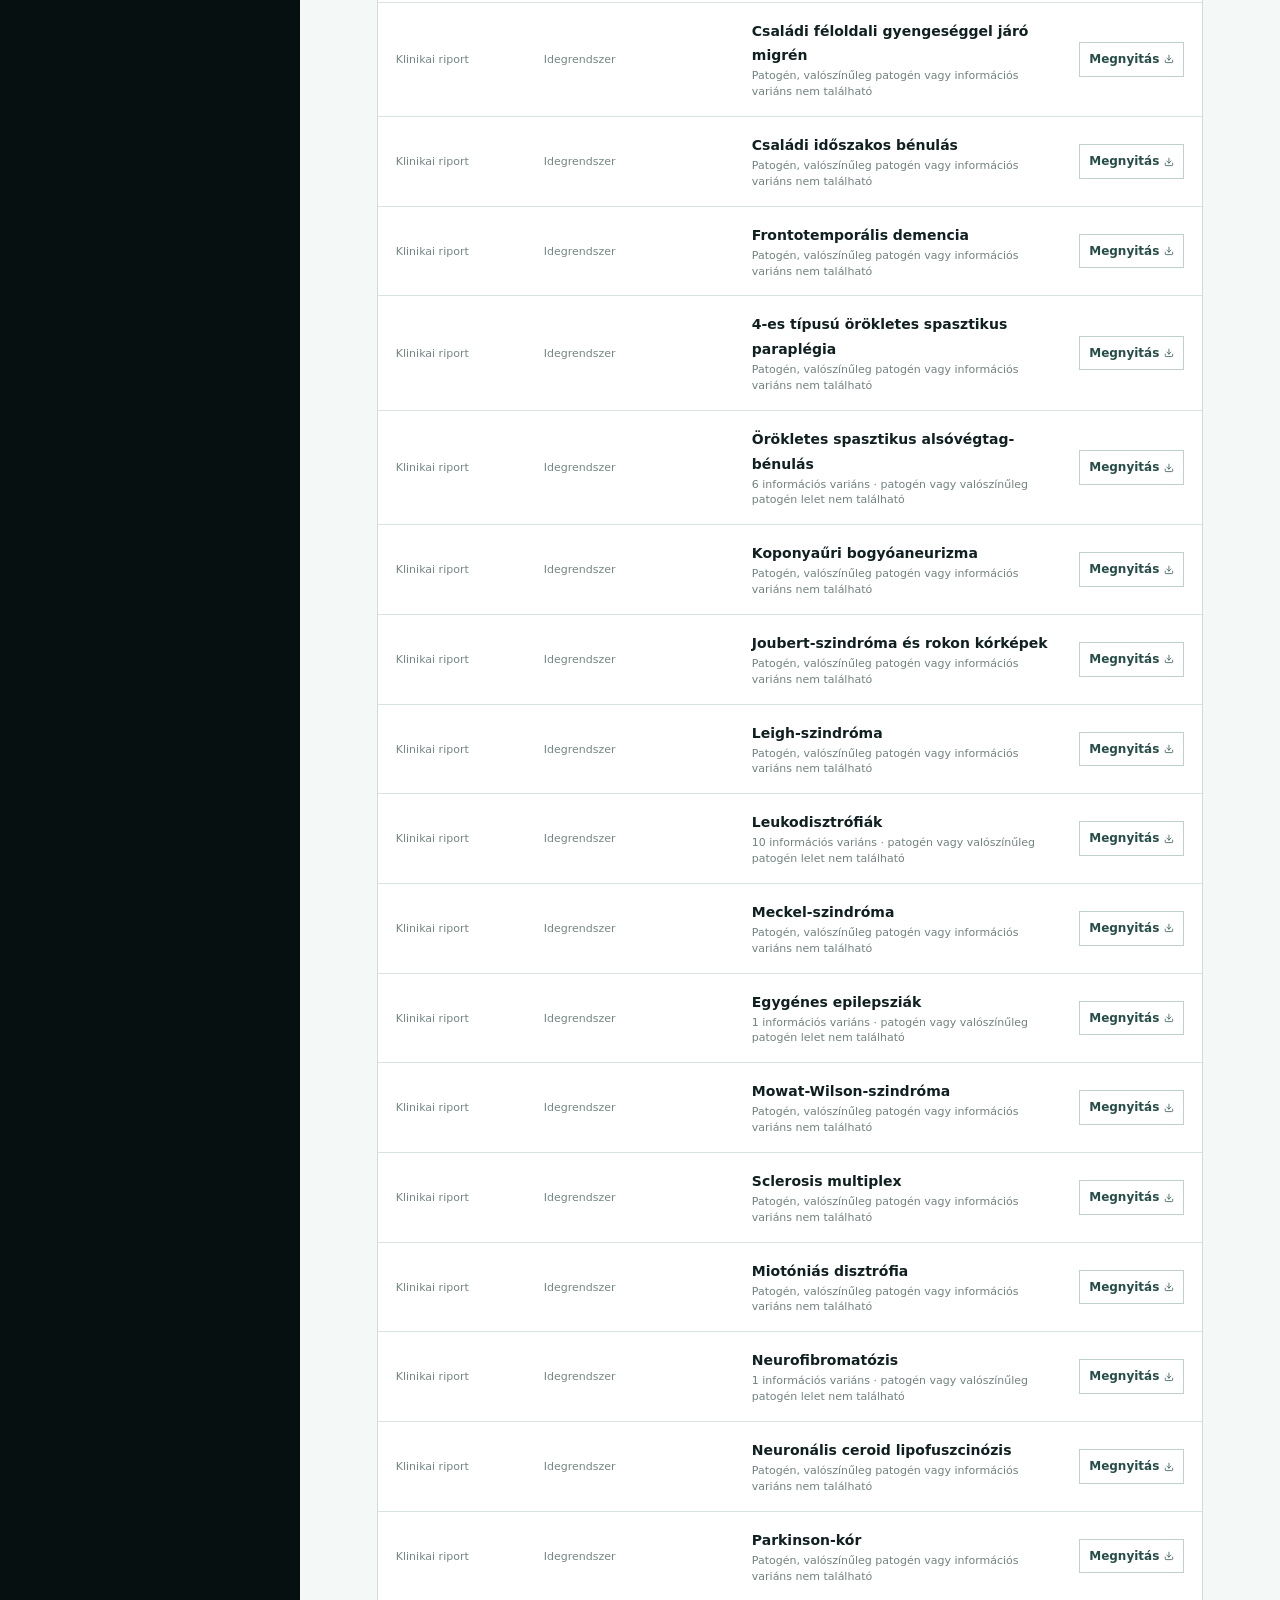
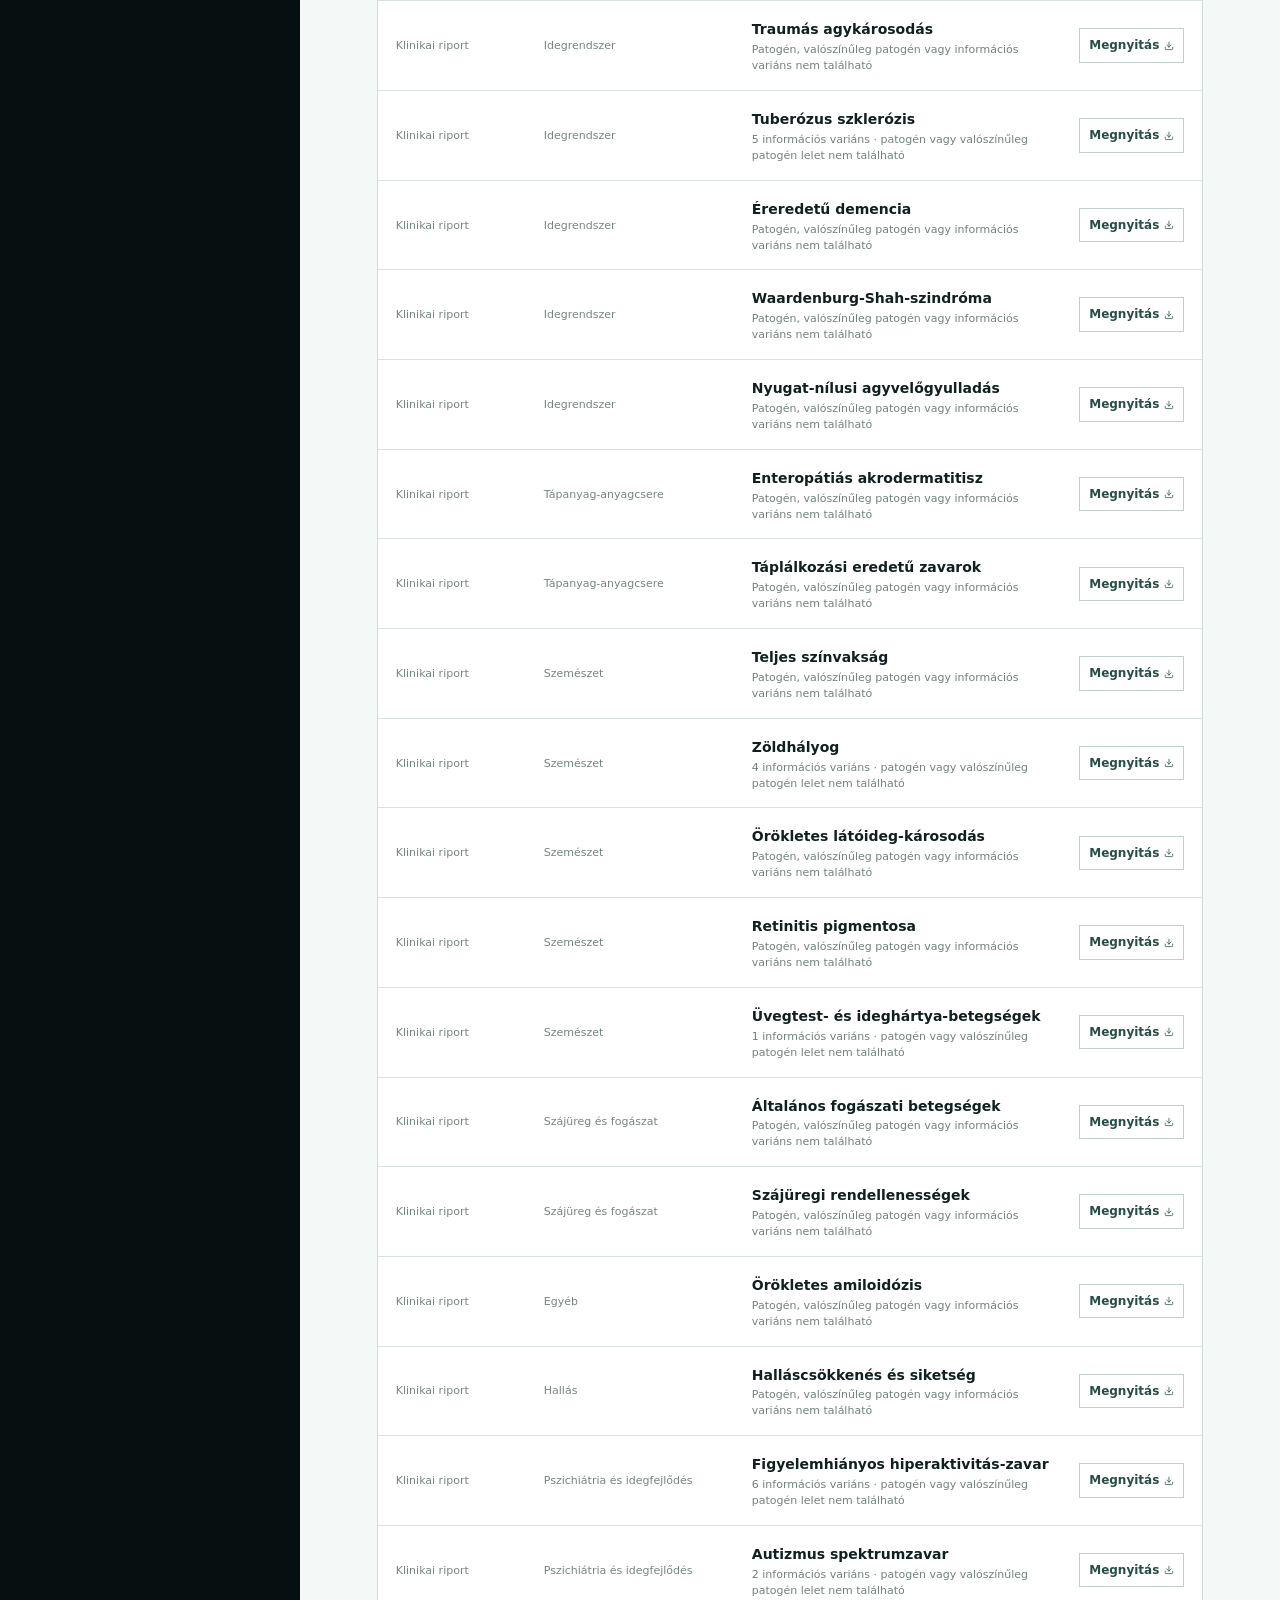
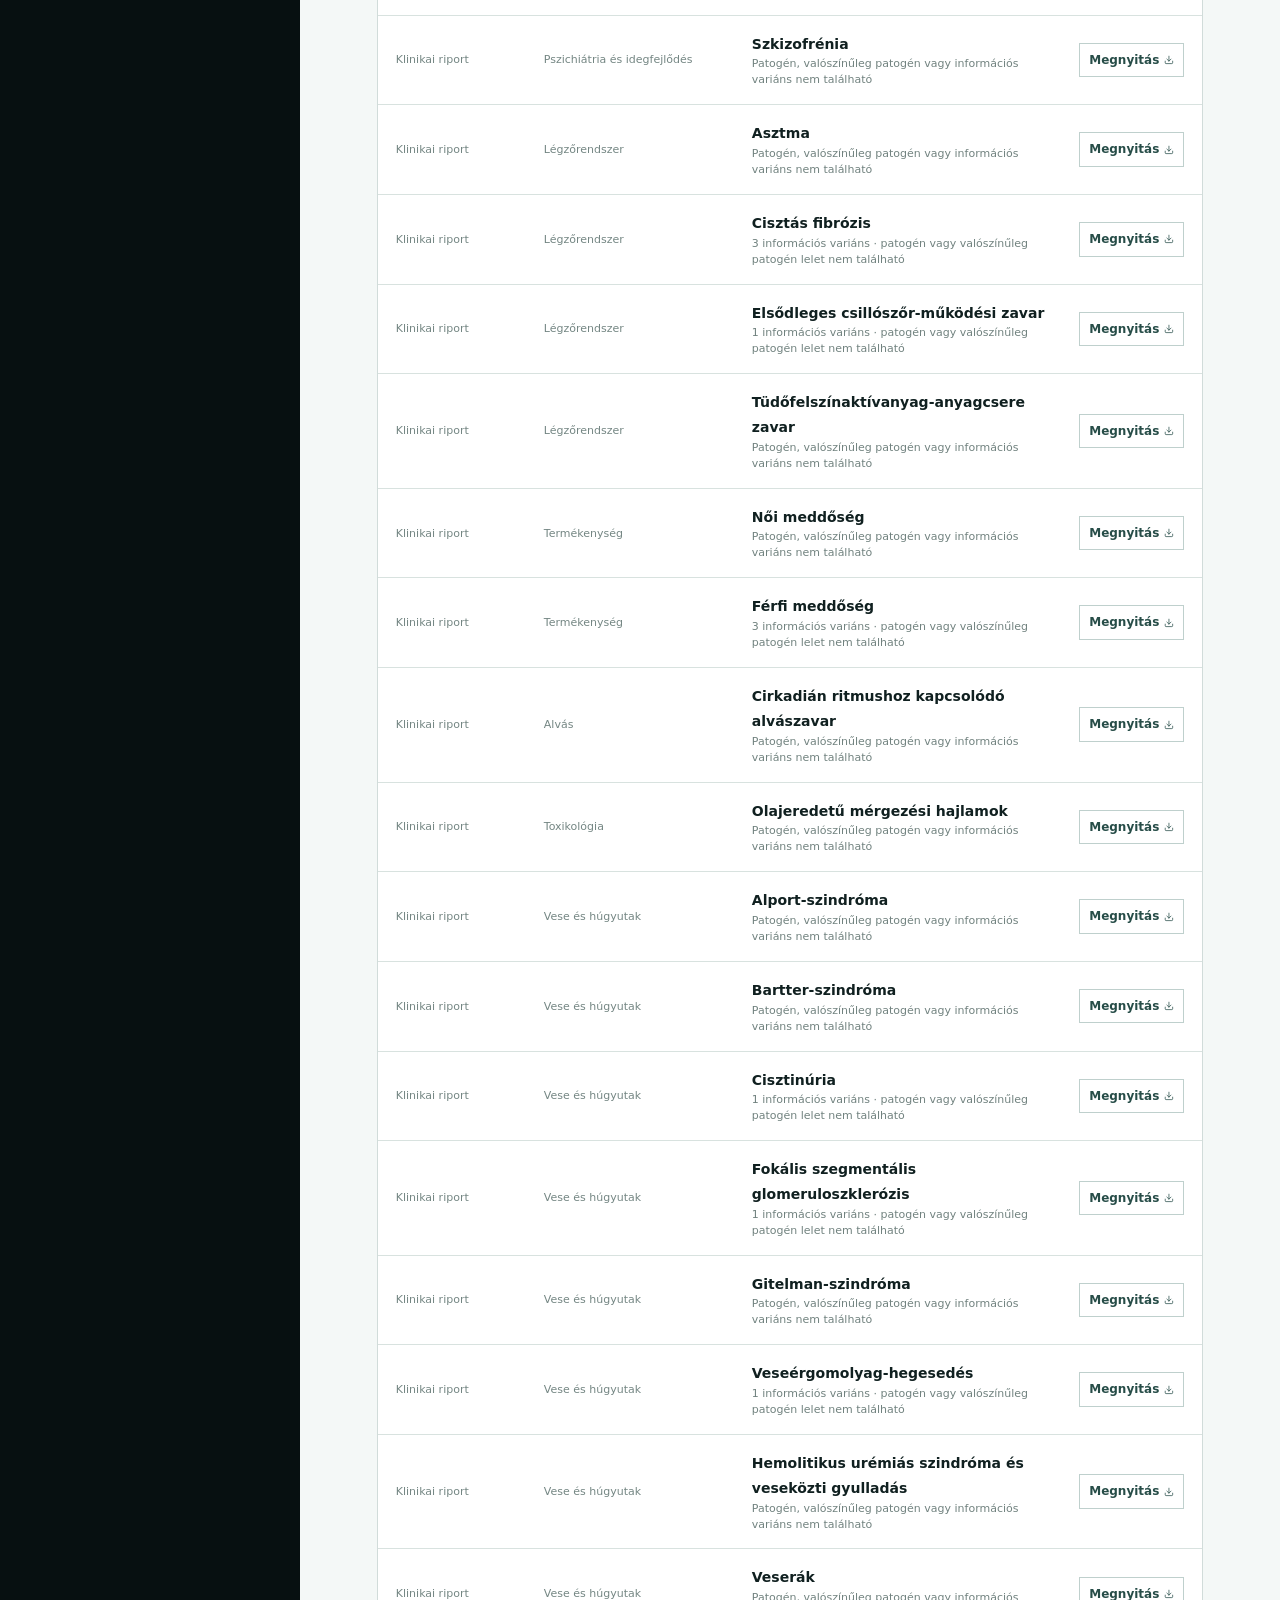
<file: reports.html>
<!doctype html>
<html lang="hu">
<head>
  <meta charset="utf-8">
  <meta name="viewport" content="width=device-width, initial-scale=1">
  <meta name="description" content="Minden Dante PDF, forrás és elemzési módszer.">
  <title>Riporttár | Genomikai leletek</title>
  <link rel="stylesheet" href="assets/styles.css">
</head>
<body data-page="reports">
  <aside class="sidebar" id="oldalsav">
    <a class="brand" href="index.html"><span class="brand-mark"><i data-lucide="dna"></i></span><span><strong>GENOMIKAI LELETEK</strong><small>Klinikai eredményközpont</small></span></a>
    <nav aria-label="Fő navigáció"><a class="nav-link" href="index.html"><i data-lucide="layout-dashboard" aria-hidden="true"></i><span><strong>Áttekintés</strong><small>Lényeg és teendők</small></span></a><a class="nav-link" href="clinical.html"><i data-lucide="stethoscope" aria-hidden="true"></i><span><strong>Klinikai eredmények</strong><small>Betegségek, VUS, BAM</small></span></a><a class="nav-link" href="medications.html"><i data-lucide="pill" aria-hidden="true"></i><span><strong>Gyógyszerek</strong><small>Gén-gyógyszer jelzések</small></span></a><a class="nav-link" href="lifestyle.html"><i data-lucide="activity" aria-hidden="true"></i><span><strong>Életmód</strong><small>Alvás, sport, táplálkozás</small></span></a><a class="nav-link active" href="reports.html"><i data-lucide="folder-open" aria-hidden="true"></i><span><strong>Riporttár</strong><small>PDF-ek, források, módszer</small></span></a></nav>
    <div class="local-note"><i data-lucide="shield-check"></i><span><strong>Helyi feldolgozás</strong><small>A genomfájlok nem kerültek feltöltésre.</small></span></div>
  </aside>
  <header class="mobile-bar"><a href="index.html"><i data-lucide="dna"></i><strong>GENOMIKAI LELETEK</strong></a><button type="button" data-nav-toggle aria-label="Navigáció megnyitása"><i data-lucide="menu"></i></button></header>
  <main>
    
<header class="page-head reveal">
  <span class="eyebrow">RIPORTTÁR ÉS MÓDSZER</span><h1>Minden eredeti riport és szakmai forrás</h1><p>A 175 duplikátummentes PDF, az alkalmazott BAM/VCF-eljárások és a klinikai értelmezés hivatkozásai egy helyen.</p>
  <div class="head-facts">175/175 olvasható · 0 duplikátum · 0 sérült PDF</div>
</header>
<section class="band compact-top">
  <div class="tabs reveal" role="tablist"><button class="active" data-report-tab="library">Riportok</button><button data-report-tab="method">Módszertan</button><button data-report-tab="sources">Források</button></div>
  <div data-report-panel="library">
    <div class="filters reveal"><label class="search"><i data-lucide="search"></i><input type="search" data-report-search placeholder="Cím, kategória vagy állapot keresése"></label><select data-report-type><option value="">Minden riport</option><option value="Klinikai riport">Klinikai riport</option><option value="Főriport">Főriport</option></select></div>
    <div class="library-list" data-report-library></div>
  </div>
  <div data-report-panel="method" hidden>
    <div class="method-flow reveal"><article><span>01</span><h3>PDF-audit</h3><p>175 PDF minden oldalának szöveges ellenőrzése, duplikáció- és hibavizsgálat.</p></article><article><span>02</span><h3>VCF-egyezés</h3><p>4,8 millió GRCh37 variáns pontos allélillesztése a ClinVar 2026-09-13 kiadásához.</p></article><article><span>03</span><h3>BAM-ellenőrzés</h3><p>569 millió olvasat; variánsonkénti olvasattámogatás, célzott újrahívás, lefedettség és Manta szerkezeti elemzés.</p></article><article><span>04</span><h3>Értelmezés</h3><p>ClinVar, GeneReviews, PanelApp, CPIC és elsődleges szakirodalom; öröklésmód és fenotípus figyelembevételével.</p></article></div>
    <div class="method-detail reveal"><h3>Mit vizsgált a BAM?</h3><p><strong>Minden 118 Dante-VUS</strong> közvetlen olvasattámogatását; <strong>156 daganatgén</strong> rövid, szerkezeti és lefedettségi eltéréseit; <strong>44 szarkómahajlam-gént</strong>; továbbá <strong>165 hallás- és 18 zöldhályoggént</strong>. A célterületek 98,20%-a legalább 10× mélységet ért el a hallás/szemészeti vizsgálatban.</p><h3>Korlátok</h3><p>A 24–27× rövid olvasatos WGS nem akkreditált klinikai panel. Ismétlődő és pszeudogénes régiók, mozaikosság, epigenetikai eltérések, minden mély intronikus vagy távoli szabályozó variáns nem zárható ki. Klinikai döntés előtt megerősítő vizsgálat szükséges.</p></div>
  </div>
  <div data-report-panel="sources" hidden><div class="source-list" data-source-list></div></div>
</section>
    <footer><span>Frissítve: 2026. szeptember 25.</span><span>175 PDF · GRCh37 VCF · 35,62 GiB BAM · ClinVar 2026-09-13</span></footer>
  </main>
  <script src="assets/data.js"></script>
  <script src="assets/lucide.min.js"></script>
  <script src="assets/app.js"></script>
</body>
</html>
</file>
<file: assets/styles.css>
:root {
  color-scheme: dark;
  --bg: #071011;
  --bg-2: #0b1718;
  --panel: #102021;
  --panel-2: #142728;
  --paper: #f4f8f7;
  --paper-2: #e8efed;
  --ink: #102020;
  --white: #f7fcfb;
  --text: #c4d2cf;
  --muted: #829895;
  --line: rgba(177, 216, 207, 0.16);
  --cyan: #4dd9d2;
  --teal: #0aa49b;
  --lime: #b7db63;
  --coral: #ff786d;
  --amber: #f1b44b;
  --violet: #a28bff;
  --green: #55c790;
  --red: #ef655f;
  --radius: 7px;
  --sidebar: 300px;
  --shadow: 0 24px 80px rgba(0, 0, 0, 0.28);
}

* { box-sizing: border-box; }
html { scroll-behavior: smooth; }
body {
  margin: 0;
  color: var(--text);
  background: var(--bg);
  font-family: Inter, ui-sans-serif, system-ui, -apple-system, BlinkMacSystemFont, "Segoe UI", sans-serif;
  letter-spacing: 0;
  line-height: 1.55;
}
a { color: inherit; }
button, input, select { font: inherit; }
button, a { -webkit-tap-highlight-color: transparent; }
svg { width: 1.15em; height: 1.15em; stroke-width: 1.8; }
.sr-only { position: absolute; width: 1px; height: 1px; overflow: hidden; clip: rect(0, 0, 0, 0); }

.sidebar {
  position: fixed;
  inset: 0 auto 0 0;
  z-index: 100;
  display: flex;
  flex-direction: column;
  width: var(--sidebar);
  padding: 28px 18px 22px;
  background: #081213;
  border-right: 1px solid var(--line);
}
.brand { display: flex; align-items: center; gap: 12px; min-height: 54px; padding: 0 9px; color: var(--white); text-decoration: none; }
.brand-mark { display: grid; place-items: center; width: 39px; height: 39px; color: var(--bg); background: var(--cyan); box-shadow: 0 0 30px rgba(77, 217, 210, .24); }
.brand span:last-child { display: grid; gap: 1px; }
.brand strong { font-size: 12px; letter-spacing: .09em; }
.brand small { color: var(--muted); font-size: 11px; }
.sidebar nav { display: grid; gap: 6px; margin-top: 46px; }
.nav-link { display: grid; grid-template-columns: 34px 1fr; align-items: center; gap: 10px; min-height: 58px; padding: 9px 11px; color: #91a6a2; text-decoration: none; border-left: 2px solid transparent; transition: 180ms ease; }
.nav-link > svg { color: #69807d; }
.nav-link span { display: grid; }
.nav-link strong { color: #c1cfcc; font-size: 13px; font-weight: 650; }
.nav-link small { color: #647976; font-size: 10px; }
.nav-link:hover { color: var(--white); background: rgba(77,217,210,.06); }
.nav-link.active { color: var(--white); background: rgba(77,217,210,.095); border-left-color: var(--cyan); }
.nav-link.active > svg { color: var(--cyan); }
.nav-link.active strong { color: var(--white); }
.nav-link.active small { color: #9cc1bc; }
.local-note { display: grid; grid-template-columns: 28px 1fr; gap: 8px; margin-top: auto; padding: 14px 10px; color: var(--green); border-top: 1px solid var(--line); }
.local-note span { display: grid; }
.local-note strong { color: #b9d2cc; font-size: 11px; }
.local-note small { color: #6f8783; font-size: 9px; line-height: 1.4; }

.mobile-bar { display: none; }
main { min-width: 0; margin-left: var(--sidebar); overflow: hidden; }
footer { display: flex; justify-content: space-between; gap: 20px; padding: 28px 42px; color: #6f8581; font-size: 11px; background: #071011; border-top: 1px solid var(--line); }

.hero { position: relative; min-height: 760px; height: min(89vh, 900px); overflow: hidden; background: #071011; }
.hero-image { position: absolute; inset: 0; width: 100%; height: 100%; object-fit: cover; object-position: 62% center; opacity: .48; filter: saturate(.76) contrast(1.12); }
.hero canvas { position: absolute; inset: 0; width: 100%; height: 100%; opacity: .9; }
.hero-overlay { position: absolute; inset: 0; background: rgba(5,14,15,.58); box-shadow: inset 52vw 0 160px rgba(5,14,15,.46), inset 0 -140px 110px rgba(5,14,15,.72); }
.hero-copy { position: absolute; z-index: 2; top: 50%; left: clamp(34px, 7vw, 110px); width: min(700px, calc(100% - 90px)); transform: translateY(-58%); }
.signal, .eyebrow { display: inline-flex; align-items: center; gap: 9px; color: #a9c2bd; font-size: 11px; font-weight: 800; letter-spacing: .12em; }
.signal i { width: 7px; height: 7px; background: var(--lime); border-radius: 50%; box-shadow: 0 0 18px var(--lime); animation: pulse 2.4s infinite; }
.hero h1 { max-width: 760px; margin: 24px 0 20px; color: var(--white); font-size: 76px; line-height: .98; font-weight: 670; letter-spacing: 0; }
.hero h1 em { color: var(--cyan); font-style: normal; font-weight: 430; }
.hero-copy > p { max-width: 650px; margin: 0; color: #aac0bc; font-size: 17px; line-height: 1.7; }
.hero-links { display: flex; flex-wrap: wrap; gap: 10px; margin-top: 34px; }
.btn { display: inline-flex; align-items: center; justify-content: center; gap: 9px; min-height: 46px; padding: 0 18px; color: var(--white); font-size: 13px; font-weight: 700; text-decoration: none; border: 1px solid var(--line); border-radius: 4px; }
.btn.primary { color: #062121; background: var(--cyan); border-color: var(--cyan); }
.btn.ghost { background: rgba(8,20,21,.56); backdrop-filter: blur(16px); }
.btn:hover { transform: translateY(-1px); box-shadow: 0 12px 30px rgba(0,0,0,.2); }
.hero-dashboard { position: absolute; z-index: 3; right: 34px; bottom: 38px; display: grid; grid-template-columns: repeat(4, 138px); color: var(--white); background: rgba(7,17,18,.74); border: 1px solid var(--line); backdrop-filter: blur(18px); box-shadow: var(--shadow); }
.hero-dashboard > div { min-height: 118px; padding: 18px 16px; border-right: 1px solid var(--line); }
.hero-dashboard > div:last-child { border-right: 0; }
.hero-dashboard span, .hero-dashboard strong, .hero-dashboard small { display: block; }
.hero-dashboard span { color: var(--muted); font-size: 9px; font-weight: 800; text-transform: uppercase; }
.hero-dashboard strong { margin: 7px 0 2px; font-size: 30px; line-height: 1; }
.hero-dashboard small { color: #879c98; font-size: 9px; }

.status-ribbon { display: grid; grid-template-columns: repeat(4, 1fr); background: var(--paper); border-bottom: 1px solid #d1dcda; }
.status-block { display: grid; grid-template-columns: 40px 1fr; align-items: center; gap: 10px; min-height: 108px; padding: 22px 24px; color: var(--ink); border-right: 1px solid #d4dedc; }
.status-block:last-child { border-right: 0; }
.status-block > svg { width: 25px; height: 25px; }
.status-block span { display: grid; }
.status-block strong { font-size: 13px; }
.status-block small { color: #61716f; font-size: 10px; }
.status-block.action > svg { color: var(--coral); }
.status-block.known > svg { color: var(--teal); }
.status-block.carrier > svg { color: #7f6ddd; }
.status-block.calm > svg { color: #55964e; }

.band { padding: 86px clamp(28px, 6vw, 88px); color: var(--ink); background: var(--paper); }
.band + .band { border-top: 1px solid #d5dfdd; }
.band-dark { color: var(--text); background: var(--bg-2); border-color: var(--line) !important; }
.band-cancer { color: var(--text); background: #10191a; border-color: var(--line) !important; }
.compact-top { padding-top: 30px; }
.section-title { display: grid; grid-template-columns: minmax(0, 1fr) minmax(260px, 480px); gap: 40px; align-items: end; max-width: 1280px; margin: 0 auto 38px; }
.section-title > span { grid-column: 1 / -1; color: #58706b; font-size: 10px; font-weight: 850; letter-spacing: .13em; }
.section-title h2 { margin: 0; font-size: 42px; line-height: 1.08; font-weight: 650; }
.section-title p { margin: 0; color: #60706e; font-size: 14px; }
.band-dark .section-title > span, .band-cancer .section-title > span { color: var(--cyan); }
.band-dark .section-title p, .band-cancer .section-title p { color: #8da09d; }

.brief-grid { display: grid; grid-template-columns: 1.15fr .85fr; gap: 18px; max-width: 1280px; margin: 0 auto; perspective: 1200px; }
.brief-lead { padding: 34px 36px; color: var(--white); background: #102526; border: 1px solid rgba(77,217,210,.3); box-shadow: 0 28px 70px rgba(11, 53, 50, .13); transform-style: preserve-3d; }
.level { color: var(--coral); font-size: 10px; font-weight: 850; letter-spacing: .12em; }
.brief-lead h3 { margin: 12px 0 24px; font-size: 28px; }
.brief-lead ol { display: grid; gap: 17px; margin: 0; padding-left: 21px; color: #b8cac6; }
.brief-lead li { padding-left: 8px; }
.brief-lead strong { color: var(--white); }
.brief-stack { display: grid; gap: 1px; background: #d3dedb; border: 1px solid #d3dedb; }
.brief-stack article { display: grid; grid-template-columns: 36px 1fr; gap: 14px; padding: 22px 24px; background: #f9fbfa; }
.brief-stack svg { color: var(--teal); width: 25px; height: 25px; }
.brief-stack h3 { margin: 0 0 5px; font-size: 16px; }
.brief-stack p { margin: 0; color: #5b6c69; font-size: 12px; }

.meaning-scale { display: grid; grid-template-columns: repeat(4, 1fr); max-width: 1280px; margin: 0 auto; border: 1px solid var(--line); }
.meaning-scale article { min-height: 240px; padding: 28px 25px; border-right: 1px solid var(--line); }
.meaning-scale article:last-child { border-right: 0; }
.meaning-scale span { display: grid; place-items: center; width: 32px; height: 32px; font-size: 10px; border: 1px solid currentColor; }
.meaning-scale h3 { margin: 32px 0 12px; color: var(--white); font-size: 17px; }
.meaning-scale p { margin: 0; color: #8ea19d; font-size: 12px; }
.meaning-scale .danger { color: var(--coral); }
.meaning-scale .known { color: var(--cyan); }
.meaning-scale .uncertain { color: var(--amber); }
.meaning-scale .benign { color: var(--green); }

.portal-grid { display: grid; grid-template-columns: repeat(4, 1fr); gap: 14px; max-width: 1280px; margin: 0 auto; perspective: 1100px; }
.portal { position: relative; display: flex; flex-direction: column; min-height: 315px; padding: 26px; color: var(--ink); text-decoration: none; background: white; border: 1px solid #cfdbd8; overflow: hidden; transform-style: preserve-3d; transition: transform 180ms ease, box-shadow 180ms ease; }
.portal::before { content: ""; position: absolute; inset: 0 0 auto; height: 4px; background: var(--teal); }
.portal.meds::before { background: var(--coral); }
.portal.life::before { background: var(--lime); }
.portal.reports::before { background: var(--violet); }
.portal > svg { width: 30px; height: 30px; color: var(--teal); }
.portal.meds > svg { color: var(--coral); }
.portal.life > svg { color: #71971f; }
.portal.reports > svg { color: #7664d2; }
.portal > span { margin: 38px 0 8px; color: #8a9b98; font-size: 10px; }
.portal h3 { margin: 52px 0 12px; font-size: 20px; }
.portal p { margin: 0; color: #62736f; font-size: 12px; }
.portal b { display: flex; align-items: center; gap: 7px; margin-top: auto; font-size: 11px; }
.portal:hover { box-shadow: 0 24px 55px rgba(23,52,49,.14); }

.page-head { padding: 88px clamp(28px, 6vw, 88px) 54px; color: var(--white); background: #0b1718; border-bottom: 1px solid var(--line); }
.page-head > * { max-width: 1180px; margin-right: auto; margin-left: auto; }
.page-head .eyebrow { display: block; color: var(--cyan); }
.page-head h1 { margin-top: 18px; margin-bottom: 18px; font-size: 62px; line-height: 1.02; }
.page-head > p { max-width: 820px; margin-top: 0; color: #a8bbb7; font-size: 16px; }
.head-facts { margin-top: 30px; padding-top: 18px; color: #79918c; font-size: 11px; border-top: 1px solid var(--line); }
.section-nav { position: sticky; top: 0; z-index: 50; display: flex; gap: 2px; padding: 12px clamp(28px, 6vw, 88px); background: rgba(8,18,19,.92); border-bottom: 1px solid var(--line); backdrop-filter: blur(18px); overflow-x: auto; }
.section-nav a { flex: 0 0 auto; padding: 8px 12px; color: #91a7a3; font-size: 11px; text-decoration: none; border: 1px solid transparent; }
.section-nav a:hover { color: var(--white); border-color: var(--line); }
.classification-key { display: grid; grid-template-columns: repeat(4,1fr); color: var(--text); background: #0c1819; border-bottom: 1px solid var(--line); }
.classification-key > div { min-height: 128px; padding: 22px 24px; border-right: 1px solid var(--line); }
.classification-key > div:last-child { border-right: 0; }
.classification-key strong { display: block; margin-bottom: 10px; color: var(--cyan); font-size: 12px; }
.classification-key span { display: block; color: #809591; font-size: 10px; }

.finding-ledger { max-width: 1280px; margin: 0 auto; border: 1px solid #cfdbd8; }
.finding-row { display: grid; grid-template-columns: 140px minmax(0,1fr) 100px; gap: 28px; align-items: start; padding: 28px; background: white; border-bottom: 1px solid #d8e1df; }
.finding-row:last-child { border-bottom: 0; }
.finding-state { width: fit-content; padding: 4px 7px; color: #8b322f; font-size: 9px; font-weight: 850; border: 1px solid currentColor; }
.finding-row.known .finding-state { color: #087f78; }
.finding-row.carrier .finding-state { color: #6655b8; }
.finding-row.uncertain .finding-state { color: #a2670e; }
.finding-row h3 { margin: 0 0 3px; font-size: 20px; }
.finding-row code { color: #5a6e6a; font-family: ui-monospace, SFMono-Regular, Consolas, monospace; font-size: 11px; }
.finding-row p { margin: 12px 0 0; color: #586966; font-size: 13px; }
.finding-row > a { display: flex; align-items: center; gap: 6px; color: #456863; font-size: 11px; font-weight: 700; text-decoration: none; }

.cancer-dashboard { display: grid; grid-template-columns: 370px 1fr; max-width: 1280px; margin: 0 auto; border: 1px solid var(--line); }
.cancer-score { padding: 34px; background: #0a1314; border-right: 1px solid var(--line); }
.cancer-score > span { color: var(--coral); font-size: 9px; font-weight: 850; letter-spacing: .1em; }
.cancer-score > strong { display: block; margin: 24px 0 0; color: var(--white); font-size: 112px; line-height: .8; }
.cancer-score > p { margin: 17px 0 30px; color: #829894; font-size: 12px; }
.cancer-score > div { display: flex; align-items: baseline; gap: 8px; padding: 11px 0; color: #8da29e; font-size: 11px; border-top: 1px solid var(--line); }
.cancer-score b { color: var(--cyan); font-size: 17px; }
.cancer-copy { padding: 38px; }
.cancer-copy h3 { margin: 0 0 16px; color: var(--white); font-size: 25px; }
.cancer-copy > p { color: #94a7a3; }
.vus-breakdown { display: grid; grid-template-columns: repeat(4,1fr); margin: 28px 0; border: 1px solid var(--line); }
.vus-breakdown span { display: grid; gap: 2px; padding: 18px; color: #80938f; font-size: 9px; border-right: 1px solid var(--line); }
.vus-breakdown span:last-child { border-right: 0; }
.vus-breakdown strong { color: var(--white); font-size: 25px; }
.caution { display: grid; grid-template-columns: 22px 1fr; gap: 9px; padding: 16px; color: #bba778 !important; background: rgba(241,180,75,.06); border-left: 2px solid var(--amber); font-size: 11px !important; }
.family-context { display: grid; grid-template-columns: 42px 1fr; gap: 18px; max-width: 1280px; margin: 18px auto 0; padding: 24px 28px; background: rgba(77,217,210,.05); border: 1px solid var(--line); }
.family-context svg { color: var(--cyan); width: 30px; height: 30px; }
.family-context h3 { margin: 0 0 7px; color: var(--white); }
.family-context p { margin: 0; color: #8fa39f; font-size: 12px; }

.trait-grid { display: grid; grid-template-columns: repeat(3,1fr); gap: 14px; max-width: 1280px; margin: 0 auto; }
.trait-panel { display: flex; flex-direction: column; min-height: 570px; background: white; border: 1px solid #cfdbd8; }
.trait-panel header { position: relative; min-height: 165px; padding: 24px; color: var(--white); background: #102526; }
.trait-panel header svg { color: var(--cyan); width: 28px; height: 28px; }
.trait-panel header span { position: absolute; top: 24px; right: 24px; color: #748e89; font-size: 9px; }
.trait-panel header h3 { margin: 35px 0 0; font-size: 23px; }
.trait-result { padding: 19px 24px; background: #eef7f3; border-bottom: 1px solid #d7e2df; }
.trait-result.context { background: #f5f1ff; }
.trait-result strong { color: #176d52; font-size: 13px; }
.trait-result.context strong { color: #6552a8; }
.trait-result p { margin: 6px 0 0; color: #5d6e6a; font-size: 11px; }
.trait-panel ul { display: grid; gap: 8px; margin: 22px 24px; padding-left: 18px; color: #52635f; font-size: 11px; }
.trait-panel .next { margin: auto 24px 24px; padding-top: 18px; color: #51625f; font-size: 11px; border-top: 1px solid #d8e2df; }
.technical-note { max-width: 1280px; margin: 18px auto 0; background: #eef3f2; border: 1px solid #d2ddda; }
.technical-note summary { display: flex; align-items: center; gap: 10px; padding: 17px 20px; cursor: pointer; font-size: 12px; font-weight: 750; }
.technical-note > div { padding: 0 20px 19px; color: #596b67; font-size: 12px; }

.vus-metrics { display: grid; grid-template-columns: repeat(6,1fr); max-width: 1280px; margin: 0 auto 18px; border: 1px solid var(--line); }
.vus-metrics span { display: grid; padding: 16px; color: #7d928e; font-size: 9px; border-right: 1px solid var(--line); }
.vus-metrics span:last-child { border-right: 0; }
.vus-metrics strong { color: var(--white); font-size: 24px; }
.vus-explain { display: grid; grid-template-columns: repeat(3,1fr); max-width: 1280px; margin: 0 auto 18px; border: 1px solid var(--line); }
.vus-explain > div { min-height: 155px; padding: 23px; border-right: 1px solid var(--line); }
.vus-explain > div:last-child { border-right: 0; }
.vus-explain strong { color: var(--white); font-size: 13px; }
.vus-explain p { margin: 10px 0 0; color: #819591; font-size: 10px; }
.filters { display: flex; align-items: center; gap: 9px; max-width: 1280px; margin: 0 auto 18px; }
.search { position: relative; flex: 1; }
.search svg { position: absolute; top: 50%; left: 13px; color: #718682; transform: translateY(-50%); pointer-events: none; }
.filters input, .filters select { width: 100%; height: 43px; color: var(--ink); background: white; border: 1px solid #cad7d4; border-radius: 3px; outline: none; }
.filters input { padding: 0 14px 0 42px; }
.filters select { width: auto; min-width: 210px; padding: 0 32px 0 12px; }
.band-dark .filters input, .band-dark .filters select { color: var(--white); background: #102021; border-color: var(--line); }
.filters > span { color: #7f928e; font-size: 10px; }
.vus-table-wrap { max-width: 1280px; margin: 0 auto; overflow-x: auto; border: 1px solid var(--line); }
.vus-table { width: 100%; min-width: 920px; border-collapse: collapse; }
.vus-table th { padding: 12px 15px; color: #6f8581; font-size: 9px; text-align: left; text-transform: uppercase; background: #0a1516; border-bottom: 1px solid var(--line); }
.vus-table td { padding: 16px 15px; vertical-align: top; color: #93a7a3; font-size: 11px; border-bottom: 1px solid var(--line); }
.vus-table tr:last-child td { border-bottom: 0; }
.vus-table tr:hover td { background: rgba(77,217,210,.025); }
.vus-table strong { display: block; color: var(--white); font-size: 13px; }
.vus-table code { color: #8fc6bf; font-size: 10px; }
.vus-table small { display: block; margin-top: 5px; color: #708580; }
.vus-table a { color: var(--cyan); text-decoration: none; }
.status-pill { display: inline-flex; margin-top: 7px; padding: 3px 6px; color: var(--amber); font-size: 8px; font-weight: 800; text-transform: uppercase; border: 1px solid currentColor; }
.status-pill.joindulatu_irany { color: var(--green); }
.status-pill.hordozosag, .status-pill.ismert_allapot { color: var(--cyan); }
.status-pill.gyenge_technikai, .status-pill.nem_megerositett { color: var(--coral); }

.clinical-list, .library-list { display: grid; max-width: 1280px; margin: 0 auto; border: 1px solid #d1dcda; }
.clinical-item { display: grid; grid-template-columns: minmax(240px,.9fr) minmax(330px,1.2fr) 210px; gap: 24px; align-items: center; padding: 20px 22px; background: white; border-bottom: 1px solid #d9e2e0; }
.clinical-item:last-child { border-bottom: 0; }
.clinical-item h3 { margin: 0; font-size: 14px; }
.clinical-item .category { display: block; color: #738582; font-size: 9px; }
.clinical-item p { margin: 0; color: #5d6e6a; font-size: 11px; }
.clinical-meta { display: flex; align-items: center; justify-content: flex-end; gap: 8px; }
.clinical-meta a, .library-item a { display: inline-flex; align-items: center; gap: 5px; padding: 7px 9px; color: #274d48; font-size: 10px; font-weight: 750; text-decoration: none; border: 1px solid #bfd0cd; }
.report-status { display: inline-flex; padding: 4px 6px; font-size: 8px; font-weight: 800; text-transform: uppercase; border: 1px solid currentColor; }
.report-status.negative { color: #40835f; }
.report-status.informational { color: #9a6716; }
.report-status.known { color: #087e78; }
.report-status.clinical { color: #a73d38; }

.med-alert { display: grid; grid-template-columns: 42px 1fr; gap: 18px; max-width: 1280px; margin: 0 auto 22px; padding: 24px 26px; color: #74433d; background: #fff1ed; border-left: 3px solid var(--coral); }
.med-alert > svg { width: 30px; height: 30px; color: var(--coral); }
.med-alert strong { font-size: 14px; }
.med-alert p { margin: 5px 0 0; font-size: 11px; }
.med-grid { display: grid; grid-template-columns: repeat(2,1fr); gap: 12px; max-width: 1280px; margin: 0 auto; }
.med-card { display: flex; flex-direction: column; min-height: 360px; padding: 24px; background: white; border: 1px solid #cedbd8; border-top: 4px solid #9aacaa; }
.med-card.high { border-top-color: var(--coral); }
.med-card.watch { border-top-color: var(--amber); }
.med-card.context { border-top-color: var(--violet); }
.med-card.normal { border-top-color: var(--green); }
.med-card.unresolved { border-top-color: #7d8b89; }
.med-card header { display: flex; justify-content: space-between; gap: 18px; }
.med-card h2 { margin: 0 0 4px; font-size: 18px; }
.med-card code { color: #59706c; font-size: 10px; }
.med-card .result { margin: 20px 0 12px; padding: 13px 15px; color: #345e56; background: #edf6f3; font-size: 12px; }
.med-card > p { margin: 0; color: #566864; font-size: 12px; }
.med-card .examples { margin: 18px 0; padding: 15px; background: #f4f6f5; }
.med-card .examples strong { display: block; margin-bottom: 6px; font-size: 10px; }
.med-card .examples span { display: block; color: #61736f; font-size: 11px; }
.med-card .action { margin-top: auto; padding-top: 16px; color: #384f4a; font-size: 11px; border-top: 1px solid #d8e2df; }
.med-card details { margin-top: 10px; color: #8b5149; font-size: 10px; }

.life-overview { display: grid; grid-template-columns: repeat(3,1fr); max-width: 1280px; margin: 0 auto; border: 1px solid #cfdbd8; }
.life-overview article { position: relative; min-height: 280px; padding: 28px; background: white; border-right: 1px solid #d6e0de; overflow: hidden; }
.life-overview article:last-child { border-right: 0; }
.life-overview span { color: #5e8179; font-size: 9px; font-weight: 850; }
.life-overview h2 { max-width: 280px; margin: 34px 0 12px; font-size: 21px; }
.life-overview p { max-width: 310px; margin: 0; color: #5f716d; font-size: 11px; }
.life-overview svg { position: absolute; right: 22px; bottom: 18px; width: 72px; height: 72px; color: #dfeae7; stroke-width: 1; }
.sport-evidence { display: grid; grid-template-columns: repeat(2,1fr); max-width: 1280px; margin: 0 auto; border: 1px solid var(--line); }
.sport-evidence article { min-height: 260px; padding: 27px; border-right: 1px solid var(--line); border-bottom: 1px solid var(--line); }
.sport-evidence article:nth-child(2n) { border-right: 0; }
.sport-evidence article:nth-child(n+3) { border-bottom: 0; }
.evidence-tag { display: inline-flex; padding: 3px 6px; color: var(--amber); font-size: 8px; font-weight: 850; border: 1px solid currentColor; }
.evidence-tag.low { color: #8fa4a0; }
.evidence-tag.context { color: var(--coral); }
.sport-evidence h3 { margin: 28px 0 5px; color: var(--white); font-size: 18px; }
.sport-evidence code { color: var(--cyan); font-size: 11px; }
.sport-evidence p { color: #8da09c; font-size: 12px; }
.red-flags { display: flex; flex-wrap: wrap; gap: 7px; max-width: 1280px; margin: 18px auto 0; padding: 22px; background: rgba(255,120,109,.05); border: 1px solid rgba(255,120,109,.22); }
.red-flags h3 { width: 100%; margin: 0 0 8px; color: var(--white); font-size: 14px; }
.red-flags span { padding: 6px 9px; color: #d6aaa5; font-size: 10px; border: 1px solid rgba(255,120,109,.2); }
.tabs { display: flex; gap: 2px; max-width: 1280px; margin: 0 auto 20px; border-bottom: 1px solid #cbd8d5; }
.tabs button { padding: 10px 17px; color: #6a7d79; background: transparent; border: 0; border-bottom: 2px solid transparent; cursor: pointer; }
.tabs button.active { color: #0f5f59; border-bottom-color: var(--teal); }
.life-list { display: grid; grid-template-columns: repeat(2,1fr); gap: 1px; max-width: 1280px; margin: 0 auto; background: #d4dfdc; border: 1px solid #d4dfdc; }
.life-item { min-height: 220px; padding: 24px; background: white; }
.life-item span { color: #687d78; font-size: 9px; font-weight: 800; }
.life-item h3 { margin: 16px 0 3px; font-size: 17px; }
.life-item code { color: #58716c; font-size: 10px; }
.life-item p { color: #5b6d69; font-size: 11px; }
.life-item .advice { padding-top: 12px; color: #355c54; border-top: 1px solid #d8e2df; }

.method-flow { display: grid; grid-template-columns: repeat(4,1fr); max-width: 1280px; margin: 0 auto; border: 1px solid #cfdbd8; }
.method-flow article { min-height: 260px; padding: 25px; background: white; border-right: 1px solid #d7e1df; }
.method-flow article:last-child { border-right: 0; }
.method-flow span { display: grid; place-items: center; width: 32px; height: 32px; color: #177a72; font-size: 10px; border: 1px solid currentColor; }
.method-flow h3 { margin: 40px 0 10px; font-size: 17px; }
.method-flow p { color: #5f706c; font-size: 11px; }
.method-detail { max-width: 1280px; margin: 14px auto 0; padding: 28px; background: #eef3f2; border: 1px solid #d3deda; }
.method-detail h3 { margin: 0 0 7px; font-size: 15px; }
.method-detail h3:not(:first-child) { margin-top: 24px; }
.method-detail p { color: #586a66; font-size: 12px; }
.library-item { display: grid; grid-template-columns: 130px 190px 1fr 105px; gap: 18px; align-items: center; padding: 16px 18px; color: var(--ink); background: white; border-bottom: 1px solid #d8e2df; }
.library-item:last-child { border-bottom: 0; }
.library-item > span { color: #748683; font-size: 9px; }
.library-item strong { font-size: 12px; }
.library-item small { display: block; color: #71827f; font-size: 9px; }
.source-list { display: grid; max-width: 1280px; margin: 0 auto; border: 1px solid #cfdbd8; }
.source-row { display: grid; grid-template-columns: 160px 1fr 90px; gap: 20px; align-items: center; padding: 18px 20px; background: white; border-bottom: 1px solid #dae3e1; }
.source-row:last-child { border-bottom: 0; }
.source-row > span { color: #6f827e; font-size: 9px; font-weight: 800; }
.source-row strong { font-size: 12px; }
.source-row p { margin: 4px 0 0; color: #637570; font-size: 10px; }
.source-row a { color: #236b64; font-size: 10px; font-weight: 750; text-decoration: none; }
.empty { padding: 30px; color: #71837f; text-align: center; background: white; }

/* Larger reading scale for clinical content. */
.brand strong { font-size: 13px; }
.brand small { font-size: 12px; }
.nav-link strong { font-size: 15px; }
.nav-link small { font-size: 12px; line-height: 1.4; }
.local-note strong { font-size: 13px; }
.local-note small { font-size: 11px; }
.signal, .eyebrow { font-size: 13px; }
.hero-copy > p { font-size: 19px; line-height: 1.65; }
.btn { min-height: 49px; font-size: 15px; }
.hero-dashboard span { font-size: 11px; }
.hero-dashboard small { font-size: 11px; line-height: 1.4; }
.status-block strong { font-size: 16px; }
.status-block small { font-size: 13px; line-height: 1.45; }
.section-title > span { font-size: 12px; }
.section-title p { font-size: 16px; line-height: 1.6; }
.level { font-size: 12px; }
.brief-lead ol { font-size: 15px; line-height: 1.6; }
.brief-stack h3 { font-size: 18px; }
.brief-stack p { font-size: 14px; line-height: 1.55; }
.meaning-scale h3 { font-size: 19px; }
.meaning-scale p { font-size: 14px; line-height: 1.55; }
.portal > span { font-size: 12px; }
.portal h3 { font-size: 22px; }
.portal p { font-size: 14px; line-height: 1.55; }
.portal b { font-size: 13px; }
.page-head > p { font-size: 18px; line-height: 1.65; }
.head-facts { font-size: 13px; }
.section-nav a { font-size: 13px; }
.classification-key strong { font-size: 15px; }
.classification-key span { font-size: 13px; line-height: 1.55; }
.finding-state { font-size: 11px; }
.finding-row h3 { font-size: 22px; }
.finding-row code { font-size: 13px; }
.finding-row p { font-size: 15px; line-height: 1.6; }
.finding-row > a { font-size: 13px; }
.cancer-score > span { font-size: 11px; }
.cancer-score > p { font-size: 14px; line-height: 1.55; }
.cancer-score > div { font-size: 13px; }
.cancer-copy > p { font-size: 15px; line-height: 1.65; }
.vus-breakdown span { font-size: 11px; line-height: 1.45; }
.caution { font-size: 13px !important; line-height: 1.55; }
.family-context h3 { font-size: 18px; }
.family-context p { font-size: 14px; line-height: 1.6; }
.trait-panel header span { font-size: 11px; }
.trait-result strong { font-size: 15px; }
.trait-result p { font-size: 13px; line-height: 1.55; }
.trait-panel ul, .trait-panel .next { font-size: 13px; line-height: 1.55; }
.technical-note summary { font-size: 14px; }
.technical-note > div { font-size: 14px; line-height: 1.6; }
.vus-explain strong { font-size: 15px; }
.vus-explain p { font-size: 13px; line-height: 1.6; }
.vus-metrics span { font-size: 11px; line-height: 1.4; }
.filters input, .filters select { height: 48px; font-size: 14px; }
.filters > span { font-size: 12px; }
.vus-table th { font-size: 11px; }
.vus-table td { font-size: 14px; line-height: 1.55; }
.vus-table strong { font-size: 15px; }
.vus-table code { font-size: 12px; }
.vus-table small { font-size: 12px; line-height: 1.5; }
.status-pill { font-size: 10px; }
.clinical-item h3 { font-size: 17px; }
.clinical-item .category { font-size: 11px; }
.clinical-item p { font-size: 14px; line-height: 1.55; }
.clinical-meta a, .library-item a { font-size: 12px; }
.report-status { font-size: 10px; }
.med-alert strong { font-size: 16px; }
.med-alert p { font-size: 14px; line-height: 1.55; }
.med-card h2 { font-size: 20px; }
.med-card code { font-size: 12px; }
.med-card .result { font-size: 14px; }
.med-card > p { font-size: 14px; line-height: 1.55; }
.med-card .examples strong { font-size: 12px; }
.med-card .examples span { font-size: 13px; line-height: 1.5; }
.med-card .action { font-size: 13px; line-height: 1.55; }
.med-card details { font-size: 12px; }
.life-overview span { font-size: 11px; }
.life-overview h2 { font-size: 23px; }
.life-overview p { font-size: 14px; line-height: 1.55; }
.evidence-tag { font-size: 10px; }
.sport-evidence h3 { font-size: 20px; }
.sport-evidence code { font-size: 13px; }
.sport-evidence p { font-size: 14px; line-height: 1.55; }
.red-flags h3 { font-size: 16px; }
.red-flags span { font-size: 12px; }
.tabs button { font-size: 14px; }
.life-item span { font-size: 11px; }
.life-item h3 { font-size: 19px; }
.life-item code { font-size: 12px; }
.life-item p { font-size: 14px; line-height: 1.55; }
.method-flow h3 { font-size: 19px; }
.method-flow p { font-size: 14px; line-height: 1.55; }
.method-detail h3 { font-size: 17px; }
.method-detail p { font-size: 14px; line-height: 1.6; }
.library-item > span { font-size: 11px; }
.library-item strong { font-size: 14px; }
.library-item small { font-size: 11px; line-height: 1.45; }
.source-row > span { font-size: 11px; }
.source-row strong { font-size: 14px; }
.source-row p { font-size: 12px; line-height: 1.55; }
.source-row a { font-size: 12px; }
footer { font-size: 13px; }

.reveal { opacity: 0; transform: translateY(16px); transition: opacity 650ms ease, transform 650ms ease; }
.reveal.visible { opacity: 1; transform: translateY(0); }
@keyframes pulse { 0%,100% { opacity: .5; transform: scale(.8); } 50% { opacity: 1; transform: scale(1.2); } }

@media (max-width: 1180px) {
  :root { --sidebar: 260px; }
  .hero-dashboard { grid-template-columns: repeat(2, 145px); }
  .hero-dashboard > div:nth-child(2) { border-right: 0; }
  .hero-dashboard > div:nth-child(-n+2) { border-bottom: 1px solid var(--line); }
  .portal-grid { grid-template-columns: repeat(2,1fr); }
  .trait-grid { grid-template-columns: 1fr; }
  .hero h1 { font-size: 62px; }
  .page-head h1 { font-size: 52px; }
  .trait-panel { min-height: 0; }
  .vus-metrics { grid-template-columns: repeat(3,1fr); }
  .vus-metrics span:nth-child(3) { border-right: 0; }
  .vus-metrics span:nth-child(-n+3) { border-bottom: 1px solid var(--line); }
  .clinical-item { grid-template-columns: 1fr 1.3fr; }
  .clinical-meta { grid-column: 1 / -1; justify-content: flex-start; }
}

@media (max-width: 820px) {
  .sidebar { transform: translateX(-100%); transition: transform 220ms ease; }
  .sidebar.open { transform: translateX(0); box-shadow: 20px 0 60px rgba(0,0,0,.45); }
  main { margin-left: 0; padding-top: 58px; }
  .mobile-bar { position: fixed; inset: 0 0 auto; z-index: 90; display: flex; align-items: center; justify-content: space-between; height: 58px; padding: 0 16px; background: rgba(7,16,17,.94); border-bottom: 1px solid var(--line); backdrop-filter: blur(16px); }
  .mobile-bar a { display: flex; align-items: center; gap: 8px; color: var(--white); font-size: 11px; text-decoration: none; }
  .mobile-bar button { display: grid; place-items: center; width: 38px; height: 38px; color: var(--white); background: transparent; border: 1px solid var(--line); }
  .hero { height: calc(100svh - 67px); min-height: 600px; }
  .hero-copy { top: 90px; left: 24px; width: calc(100% - 48px); transform: none; }
  .hero h1 { font-size: 49px; }
  .hero-copy > p { font-size: 16px; }
  .hero-dashboard { right: 24px; bottom: 24px; left: 24px; grid-template-columns: repeat(2,1fr); }
  .status-ribbon { grid-template-columns: repeat(2,1fr); }
  .status-block:nth-child(2) { border-right: 0; }
  .status-block:nth-child(-n+2) { border-bottom: 1px solid #d4dedc; }
  .band { padding: 62px 24px; }
  .page-head { padding: 70px 24px 42px; }
  .section-title { grid-template-columns: 1fr; gap: 12px; }
  .section-title h2 { font-size: 34px; }
  .page-head h1 { font-size: 44px; }
  .brief-grid, .cancer-dashboard { grid-template-columns: 1fr; }
  .cancer-score { border-right: 0; border-bottom: 1px solid var(--line); }
  .meaning-scale, .method-flow { grid-template-columns: repeat(2,1fr); }
  .meaning-scale article:nth-child(2), .method-flow article:nth-child(2) { border-right: 0; }
  .meaning-scale article:nth-child(-n+2), .method-flow article:nth-child(-n+2) { border-bottom: 1px solid var(--line); }
  .portal-grid, .med-grid, .life-list { grid-template-columns: 1fr; }
  .classification-key { grid-template-columns: repeat(2,1fr); }
  .classification-key > div:nth-child(2) { border-right: 0; }
  .classification-key > div:nth-child(-n+2) { border-bottom: 1px solid var(--line); }
  .vus-explain { grid-template-columns: 1fr; }
  .vus-explain > div { min-height: 0; border-right: 0; border-bottom: 1px solid var(--line); }
  .vus-explain > div:last-child { border-bottom: 0; }
  .vus-breakdown { grid-template-columns: repeat(2,1fr); }
  .vus-breakdown span:nth-child(2) { border-right: 0; }
  .vus-breakdown span:nth-child(-n+2) { border-bottom: 1px solid var(--line); }
  .life-overview { grid-template-columns: 1fr; }
  .life-overview article { border-right: 0; border-bottom: 1px solid #d6e0de; }
  .sport-evidence { grid-template-columns: 1fr; }
  .sport-evidence article { border-right: 0; border-bottom: 1px solid var(--line) !important; }
  .sport-evidence article:last-child { border-bottom: 0 !important; }
  .filters { align-items: stretch; flex-direction: column; }
  .filters select { width: 100%; }
  .library-item, .source-row { grid-template-columns: 1fr; gap: 7px; }
  footer { flex-direction: column; padding: 24px; }
}

@media (max-width: 540px) {
  .hero { min-height: 560px; }
  .hero h1 { font-size: 39px; }
  .hero-dashboard { display: none; }
  .section-title h2 { font-size: 29px; }
  .page-head h1 { font-size: 37px; }
  .hero-dashboard > div { min-height: 98px; padding: 14px; }
  .hero-dashboard strong { font-size: 23px; }
  .status-ribbon { grid-template-columns: 1fr; }
  .status-block { min-height: 84px; border-right: 0; border-bottom: 1px solid #d4dedc; }
  .meaning-scale, .method-flow, .vus-metrics { grid-template-columns: 1fr; }
  .meaning-scale article, .method-flow article, .vus-metrics span { border-right: 0; border-bottom: 1px solid var(--line); }
  .finding-row { grid-template-columns: 1fr; gap: 10px; }
  .classification-key { grid-template-columns: 1fr; }
  .classification-key > div { border-right: 0; border-bottom: 1px solid var(--line); }
  .cancer-copy, .cancer-score, .brief-lead { padding: 25px; }
  .vus-breakdown { grid-template-columns: 1fr; }
  .vus-breakdown span { border-right: 0; border-bottom: 1px solid var(--line); }
  .section-nav { padding-right: 18px; padding-left: 18px; }
}

@media (max-width: 820px) and (max-height: 650px) {
  .hero { height: calc(100svh - 67px); min-height: 0; }
  .hero-copy { top: 58px; }
  .hero-copy > p { max-width: 540px; }
  .hero-dashboard { display: none; }
}

@media (prefers-reduced-motion: reduce) {
  html { scroll-behavior: auto; }
  *, *::before, *::after { animation: none !important; transition: none !important; }
  .reveal { opacity: 1; transform: none; }
}
</file>
